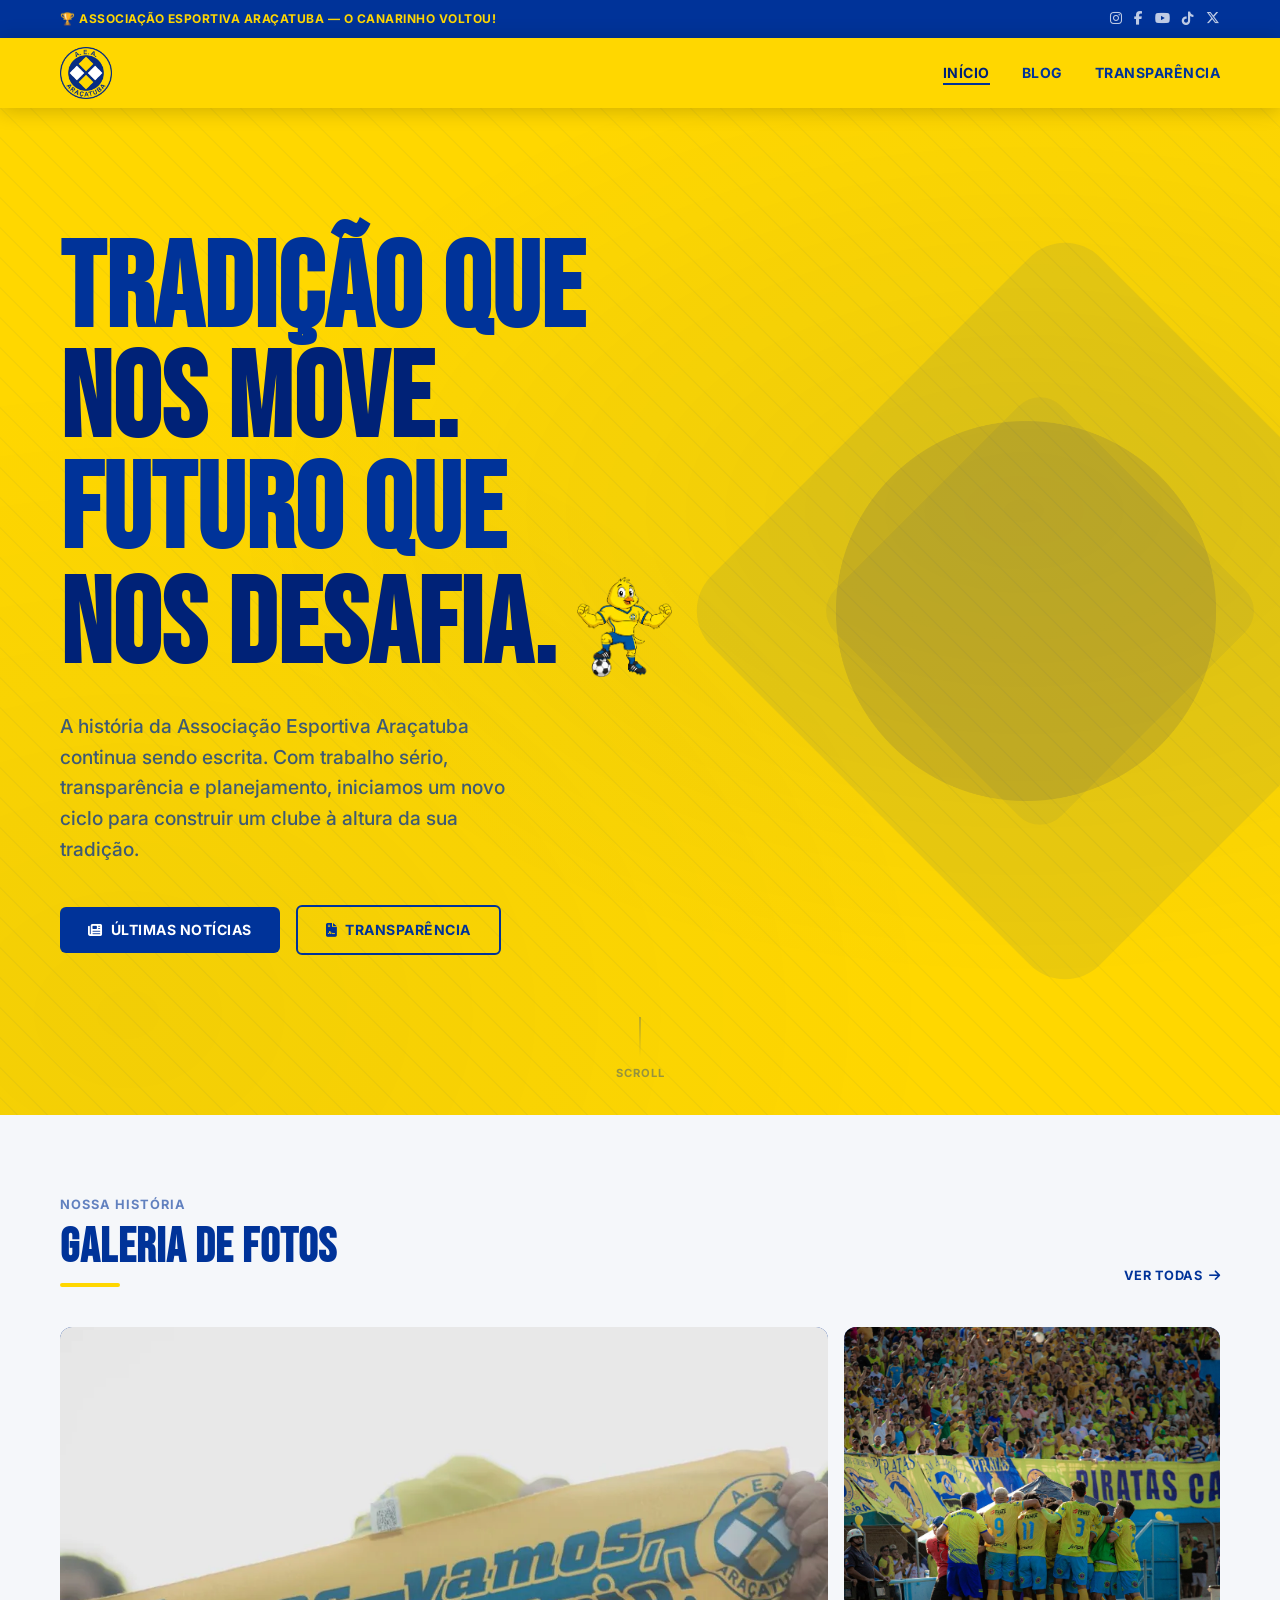
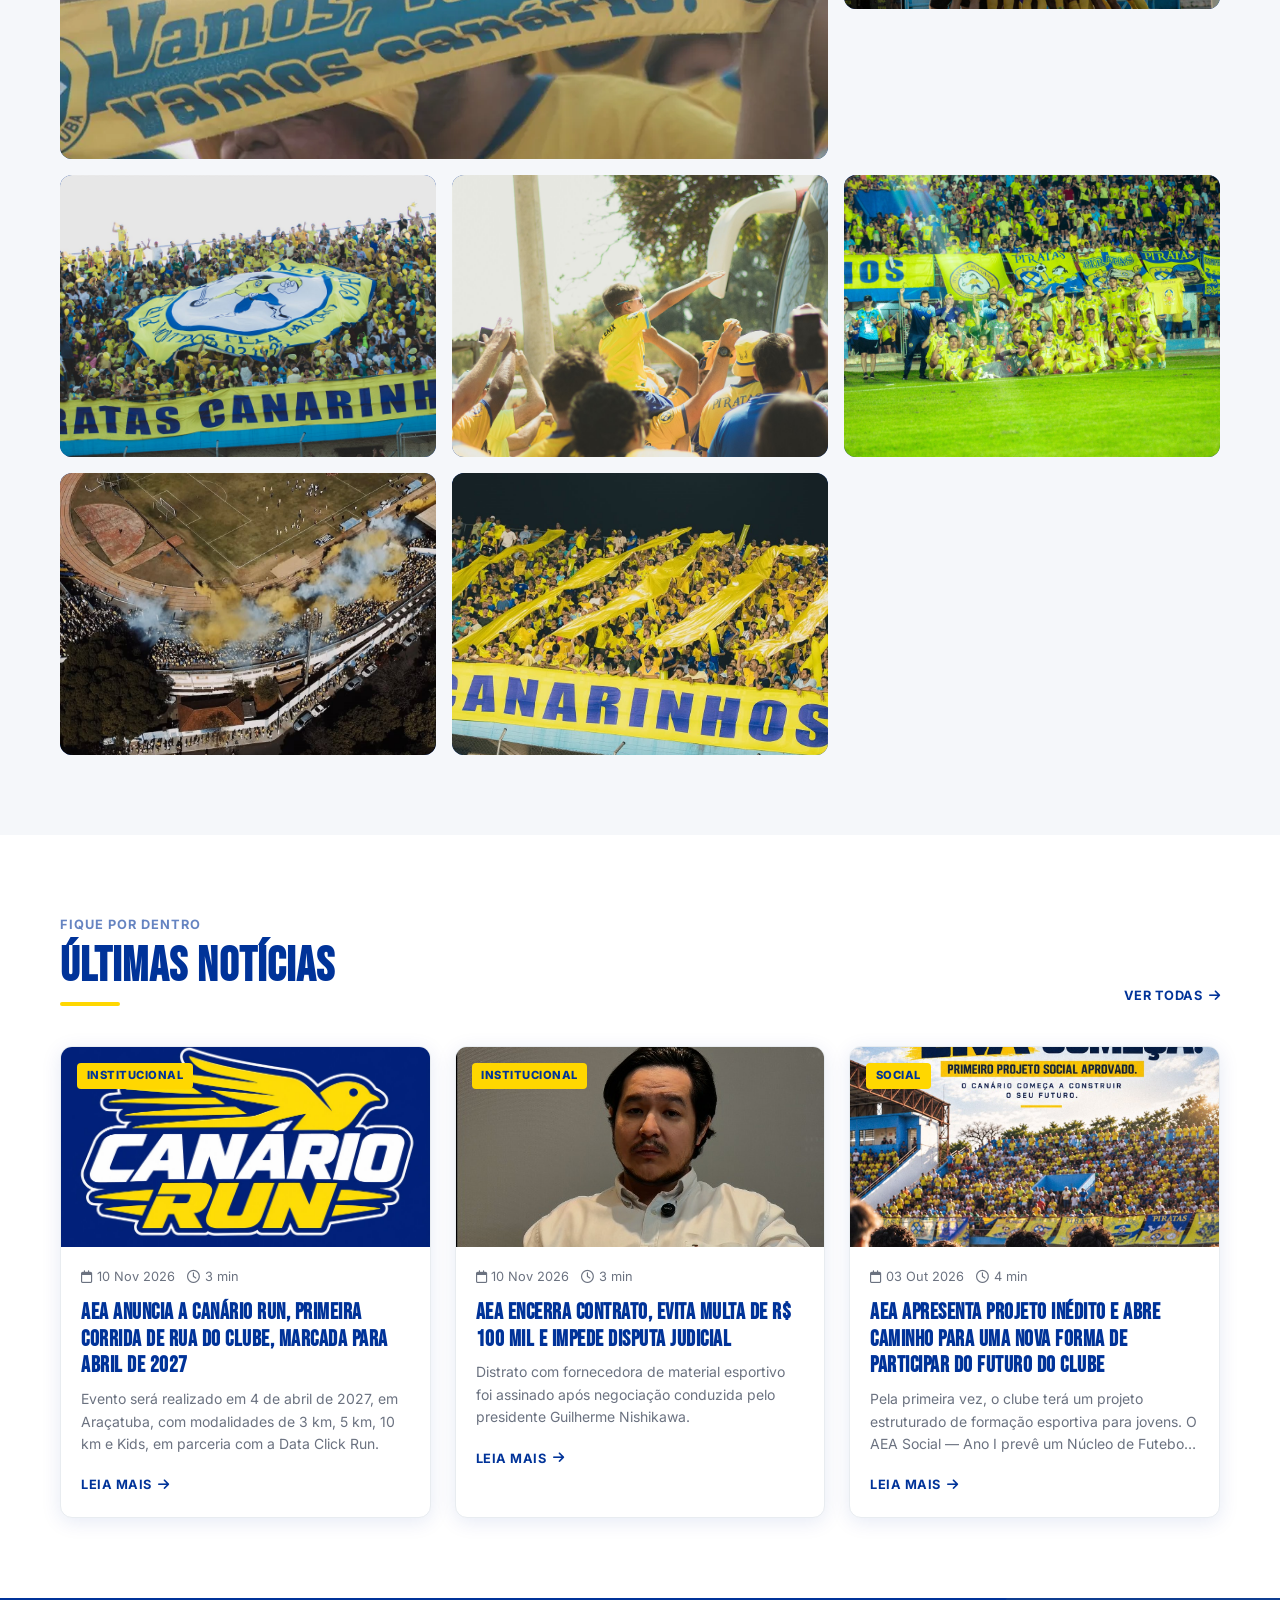
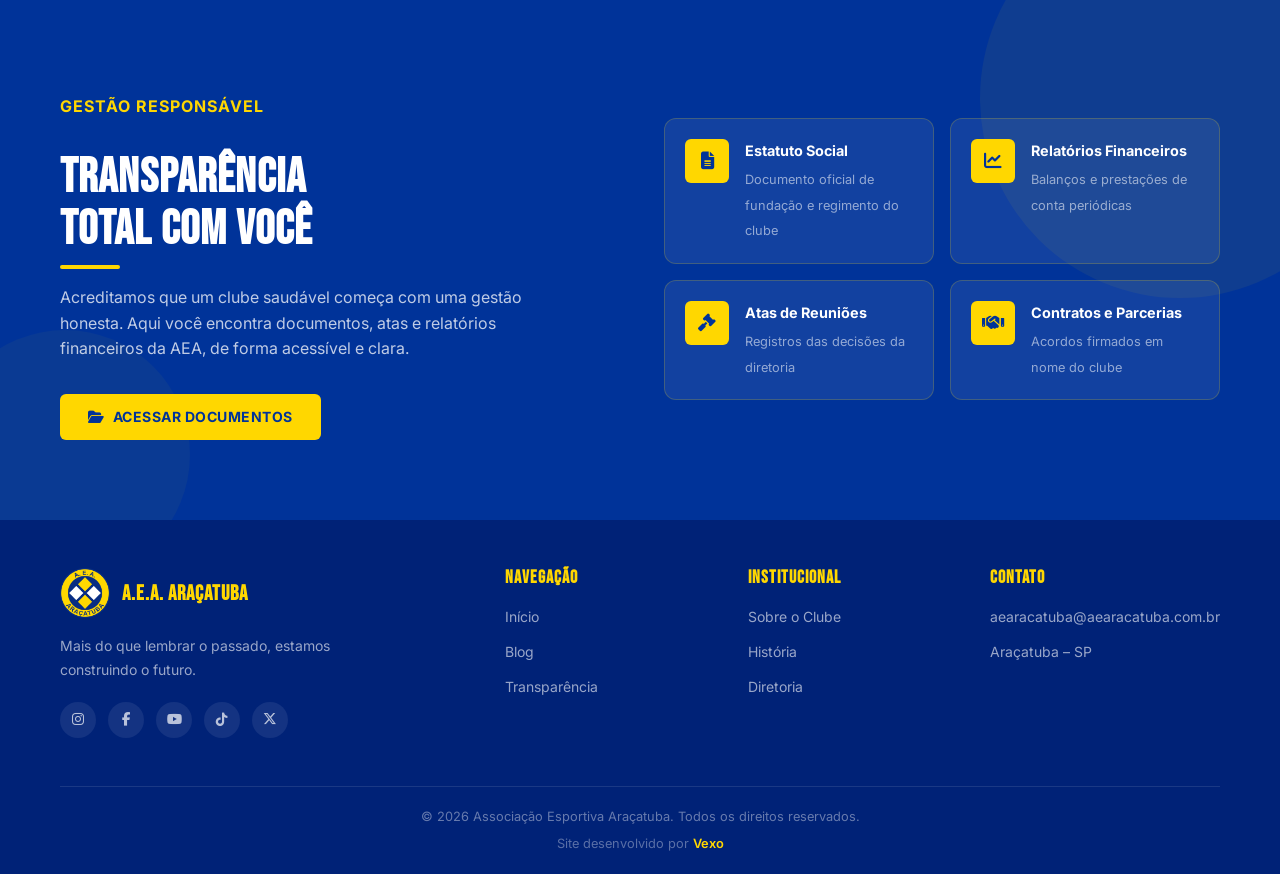
<file: index.html>
<!DOCTYPE html>
<html lang="pt-BR">
<head>
  <meta charset="UTF-8" />
  <meta name="viewport" content="width=device-width, initial-scale=1.0" />
  <title>AEA – Associação Esportiva Araçatuba</title>
  <meta name="description" content="O Canarinho voltou e vem mais forte. Associação Esportiva Araçatuba – futebol, paixão e identidade." />
  <link rel="icon" type="image/png" href="assets/logo.png" />
  <link rel="stylesheet" href="css/style.css" />
  <link rel="stylesheet" href="https://cdnjs.cloudflare.com/ajax/libs/font-awesome/6.5.0/css/all.min.css" />
</head>
<body>

<!-- ── Top Bar ──────────────────────────────────────────────── -->
<div class="topbar">
  <div class="container">
    <p class="topbar-text">🏆 Associação Esportiva Araçatuba — O Canarinho Voltou!</p>
    <div class="social-links">
      <a href="#" aria-label="Instagram"><i class="fab fa-instagram"></i></a>
      <a href="#" aria-label="Facebook"><i class="fab fa-facebook-f"></i></a>
      <a href="#" aria-label="YouTube"><i class="fab fa-youtube"></i></a>
      <a href="https://www.tiktok.com/@aearacatubaofc" aria-label="TikTok" target="_blank" rel="noopener"><i class="fab fa-tiktok"></i></a>
      <a href="#" aria-label="X / Twitter"><i class="fab fa-x-twitter"></i></a>
    </div>
  </div>
</div>

<!-- ── Navigation ───────────────────────────────────────────── -->
<nav class="navbar">
  <div class="container nav-inner">
    <a href="index.html" class="nav-logo">
      <img src="assets/logo.png" alt="AEA Araçatuba" />
    </a>
    <ul class="nav-links">
      <li><a href="index.html" class="active">Início</a></li>
      <li><a href="blog.html">Blog</a></li>
      <li><a href="transparencia.html">Transparência</a></li>
    </ul>
    <button class="hamburger" aria-label="Menu">
      <span></span><span></span><span></span>
    </button>
  </div>
  <div class="mobile-nav">
    <div class="container">
      <a href="index.html">Início</a>
      <a href="blog.html">Blog</a>
      <a href="transparencia.html">Transparência</a>
    </div>
  </div>
</nav>

<!-- ── Hero ─────────────────────────────────────────────────── -->
<section class="hero">
  <div class="hero-bg"></div>
  <div class="hero-pattern"></div>
  <div class="hero-shape-1"></div>
  <div class="hero-shape-2"></div>
  <img src="assets/logo.png" alt="" class="hero-logo-float" aria-hidden="true" />

  <div class="container hero-content">
    <h1>
      Tradição que<br />
      <em>nos move.</em>
      Futuro que<br />
      <span class="hero-title-last"><em>nos desafia.</em><img src="assets/canarinho.png" alt="Mascote Canarinho AEA" class="hero-mascot" /></span>
    </h1>
    <p class="hero-sub">
      A história da Associação Esportiva Araçatuba continua sendo escrita.
      Com trabalho sério, transparência e planejamento, iniciamos um novo
      ciclo para construir um clube à altura da sua tradição.
    </p>
    <div class="hero-ctas">
      <a href="blog.html" class="btn btn-blue">
        <i class="fas fa-newspaper"></i> Últimas Notícias
      </a>
      <a href="transparencia.html" class="btn btn-outline-blue">
        <i class="fas fa-file-contract"></i> Transparência
      </a>
    </div>
  </div>

  <div class="hero-scroll">
    <div class="hero-scroll-line"></div>
    <span>Scroll</span>
  </div>
</section>

<!-- ── Gallery ──────────────────────────────────────────────── -->
<section class="gallery" id="galeria">
  <div class="container">
    <div class="gallery-header fade-up">
      <div>
        <p class="section-label blue">Nossa História</p>
        <h2 class="section-title">Galeria de Fotos</h2>
      </div>
      <a href="#" class="view-all">
        Ver todas <i class="fas fa-arrow-right"></i>
      </a>
    </div>

    <div class="gallery-grid">
      <div class="gallery-item fade-up">
        <img src="assets/aea-galeria1.webp" alt="AEA Araçatuba – momento histórico" loading="eager" />
        <div class="gallery-overlay">
          <span class="gallery-overlay-text">Momentos Inesquecíveis do Canarinho</span>
        </div>
      </div>
      <div class="gallery-item fade-up">
        <img src="assets/aea-galeria2.jpg" alt="AEA Araçatuba – galeria de fotos" loading="lazy" />
        <div class="gallery-overlay">
          <span class="gallery-overlay-text">Campo em Araçatuba</span>
        </div>
      </div>
      <div class="gallery-item fade-up">
        <img src="assets/aea-galeria3.jpg" alt="AEA Araçatuba – torcida" loading="lazy" />
        <div class="gallery-overlay">
          <span class="gallery-overlay-text">Torcida Presente</span>
        </div>
      </div>
      <div class="gallery-item fade-up">
        <img src="assets/aea-galeria4.jpg" alt="AEA Araçatuba – jogo" loading="lazy" />
        <div class="gallery-overlay">
          <span class="gallery-overlay-text">Gol do Canarinho</span>
        </div>
      </div>
      <div class="gallery-item fade-up">
        <img src="assets/aea-galeria5.jpg" alt="AEA Araçatuba – bastidores" loading="lazy" />
        <div class="gallery-overlay">
          <span class="gallery-overlay-text">Bastidores do Clube</span>
        </div>
      </div>
      <div class="gallery-item fade-up">
        <img src="assets/aea-galeria6.jpg" alt="AEA Araçatuba – conquista" loading="lazy" />
        <div class="gallery-overlay">
          <span class="gallery-overlay-text">Conquista Histórica</span>
        </div>
      </div>
      <div class="gallery-item fade-up">
        <img src="assets/aea-galeria7.jpg" alt="AEA Araçatuba – memória" loading="lazy" />
        <div class="gallery-overlay">
          <span class="gallery-overlay-text">Memória Viva do Futebol</span>
        </div>
      </div>
    </div>
  </div>
</section>

<!-- ── Blog Preview ──────────────────────────────────────────── -->
<section class="blog-section" id="blog">
  <div class="container">
    <div class="section-header fade-up">
      <div>
        <p class="section-label blue">Fique por Dentro</p>
        <h2 class="section-title">Últimas Notícias</h2>
      </div>
      <a href="blog.html" class="view-all">
        Ver todas <i class="fas fa-arrow-right"></i>
      </a>
    </div>

    <div class="blog-grid">
      <article class="blog-card fade-up">
        <div class="blog-card-img">
          <img src="assets/blog/canario-run-logo.jpeg" alt="Canário Run — Primeira corrida de rua da AEA Araçatuba" style="width:100%;height:100%;object-fit:cover;" />
          <span class="blog-card-tag">Institucional</span>
        </div>
        <div class="blog-card-body">
          <div class="blog-card-meta">
            <span><i class="far fa-calendar"></i> 10 Nov 2026</span>
            <span><i class="far fa-clock"></i> 3 min</span>
          </div>
          <h3>AEA anuncia a Canário Run, primeira corrida de rua do clube, marcada para abril de 2027</h3>
          <p>Evento será realizado em 4 de abril de 2027, em Araçatuba, com modalidades de 3 km, 5 km, 10 km e Kids, em parceria com a Data Click Run.</p>
          <a href="aea-canario-run-2027.html" class="blog-card-link">Leia mais <i class="fas fa-arrow-right"></i></a>
        </div>
      </article>

      <article class="blog-card fade-up">
        <div class="blog-card-img">
          <img src="assets/blog/aea-distrato-fornecedora.jpeg" alt="AEA encerra contrato e evita multa de R$ 100 mil" style="width:100%;height:100%;object-fit:cover;" />
          <span class="blog-card-tag">Institucional</span>
        </div>
        <div class="blog-card-body">
          <div class="blog-card-meta">
            <span><i class="far fa-calendar"></i> 10 Nov 2026</span>
            <span><i class="far fa-clock"></i> 3 min</span>
          </div>
          <h3>AEA encerra contrato, evita multa de R$ 100 mil e impede disputa judicial</h3>
          <p>Distrato com fornecedora de material esportivo foi assinado após negociação conduzida pelo presidente Guilherme Nishikawa.</p>
          <a href="aea-distrato-contrato-fornecedora.html" class="blog-card-link">Leia mais <i class="fas fa-arrow-right"></i></a>
        </div>
      </article>

      <article class="blog-card fade-up">
        <div class="blog-card-img">
          <img src="assets/aea-home-projetosocial.jpeg" alt="AEA Social — Núcleo de Formação de Futebol" style="width:100%;height:100%;object-fit:cover;" />
          <span class="blog-card-tag">Social</span>
        </div>
        <div class="blog-card-body">
          <div class="blog-card-meta">
            <span><i class="far fa-calendar"></i> 03 Out 2026</span>
            <span><i class="far fa-clock"></i> 4 min</span>
          </div>
          <h3>AEA Apresenta Projeto Inédito e Abre Caminho para uma Nova Forma de Participar do Futuro do Clube</h3>
          <p>Pela primeira vez, o clube terá um projeto estruturado de formação esportiva para jovens. O AEA Social — Ano I prevê um Núcleo de Futebol para 60 jovens entre 14 e 19 anos.</p>
          <a href="aea-social-projeto-formacao.html" class="blog-card-link">Leia mais <i class="fas fa-arrow-right"></i></a>
        </div>
      </article>

      <!-- notícias ocultas temporariamente -->
    </div>
  </div>
</section>

<!-- ── Transparency Teaser ───────────────────────────────────── -->
<section class="transparency-section" id="transparencia">
  <div class="container">
    <div class="transparency-inner">
      <div class="transparency-text fade-up">
        <p class="section-label yellow">Gestão Responsável</p>
        <h2 class="section-title light">Transparência<br />Total com Você</h2>
        <p>
          Acreditamos que um clube saudável começa com uma gestão honesta.
          Aqui você encontra documentos, atas e relatórios financeiros da AEA,
          de forma acessível e clara.
        </p>
        <a href="transparencia.html" class="btn btn-yellow">
          <i class="fas fa-folder-open"></i> Acessar Documentos
        </a>
      </div>

      <div class="transparency-cards">
        <div class="transparency-card fade-up">
          <div class="transparency-card-icon"><i class="fas fa-file-alt"></i></div>
          <div class="transparency-card-text">
            <strong>Estatuto Social</strong>
            <span>Documento oficial de fundação e regimento do clube</span>
          </div>
        </div>
        <div class="transparency-card fade-up">
          <div class="transparency-card-icon"><i class="fas fa-chart-line"></i></div>
          <div class="transparency-card-text">
            <strong>Relatórios Financeiros</strong>
            <span>Balanços e prestações de conta periódicas</span>
          </div>
        </div>
        <div class="transparency-card fade-up">
          <div class="transparency-card-icon"><i class="fas fa-gavel"></i></div>
          <div class="transparency-card-text">
            <strong>Atas de Reuniões</strong>
            <span>Registros das decisões da diretoria</span>
          </div>
        </div>
        <div class="transparency-card fade-up">
          <div class="transparency-card-icon"><i class="fas fa-handshake"></i></div>
          <div class="transparency-card-text">
            <strong>Contratos e Parcerias</strong>
            <span>Acordos firmados em nome do clube</span>
          </div>
        </div>
      </div>
    </div>
  </div>
</section>

<!-- ── Footer ────────────────────────────────────────────────── -->
<footer class="footer">
  <div class="container">
    <div class="footer-top">
      <div class="footer-brand">
        <div class="footer-brand-logo">
          <img src="assets/logo.png" alt="Logo AEA" />
          <strong>A.E.A. Araçatuba</strong>
        </div>
        <p>Mais do que lembrar o passado, estamos construindo o futuro.</p>
        <div class="footer-social">
          <a href="#" aria-label="Instagram"><i class="fab fa-instagram"></i></a>
          <a href="#" aria-label="Facebook"><i class="fab fa-facebook-f"></i></a>
          <a href="#" aria-label="YouTube"><i class="fab fa-youtube"></i></a>
          <a href="https://www.tiktok.com/@aearacatubaofc" aria-label="TikTok" target="_blank" rel="noopener"><i class="fab fa-tiktok"></i></a>
          <a href="#" aria-label="X"><i class="fab fa-x-twitter"></i></a>
        </div>
      </div>
      <div class="footer-col">
        <h4>Navegação</h4>
        <ul>
          <li><a href="index.html">Início</a></li>
          <li><a href="blog.html">Blog</a></li>
          <li><a href="transparencia.html">Transparência</a></li>
        </ul>
      </div>
      <div class="footer-col">
        <h4>Institucional</h4>
        <ul>
          <li><a href="#">Sobre o Clube</a></li>
          <li><a href="#">História</a></li>
          <li><a href="#">Diretoria</a></li>
        </ul>
      </div>
      <div class="footer-col">
        <h4>Contato</h4>
        <ul>
          <li><a href="mailto:aearacatuba@aearacatuba.com.br">aearacatuba@aearacatuba.com.br</a></li>
          <li><a href="#">Araçatuba – SP</a></li>
        </ul>
      </div>
    </div>
    <div class="footer-bottom">
      <p>© 2026 Associação Esportiva Araçatuba. Todos os direitos reservados.</p>
      <p class="vexo-credit">Site desenvolvido por <a href="https://byvexo.com.br/" target="_blank" rel="noopener">Vexo</a></p>
    </div>
  </div>
</footer>

<!-- Lightbox placeholder -->
<div class="lightbox">
  <button class="lightbox-close" aria-label="Fechar"><i class="fas fa-times"></i></button>
  <div class="lightbox-content">
    <i class="fas fa-image" style="font-size:3rem;color:var(--yellow);margin-bottom:1rem;display:block;"></i>
    <p style="color:rgba(255,255,255,0.7);font-size:0.875rem;">As fotos serão adicionadas em breve.</p>
  </div>
</div>

<script src="js/main.js"></script>
</body>
</html>
</file>
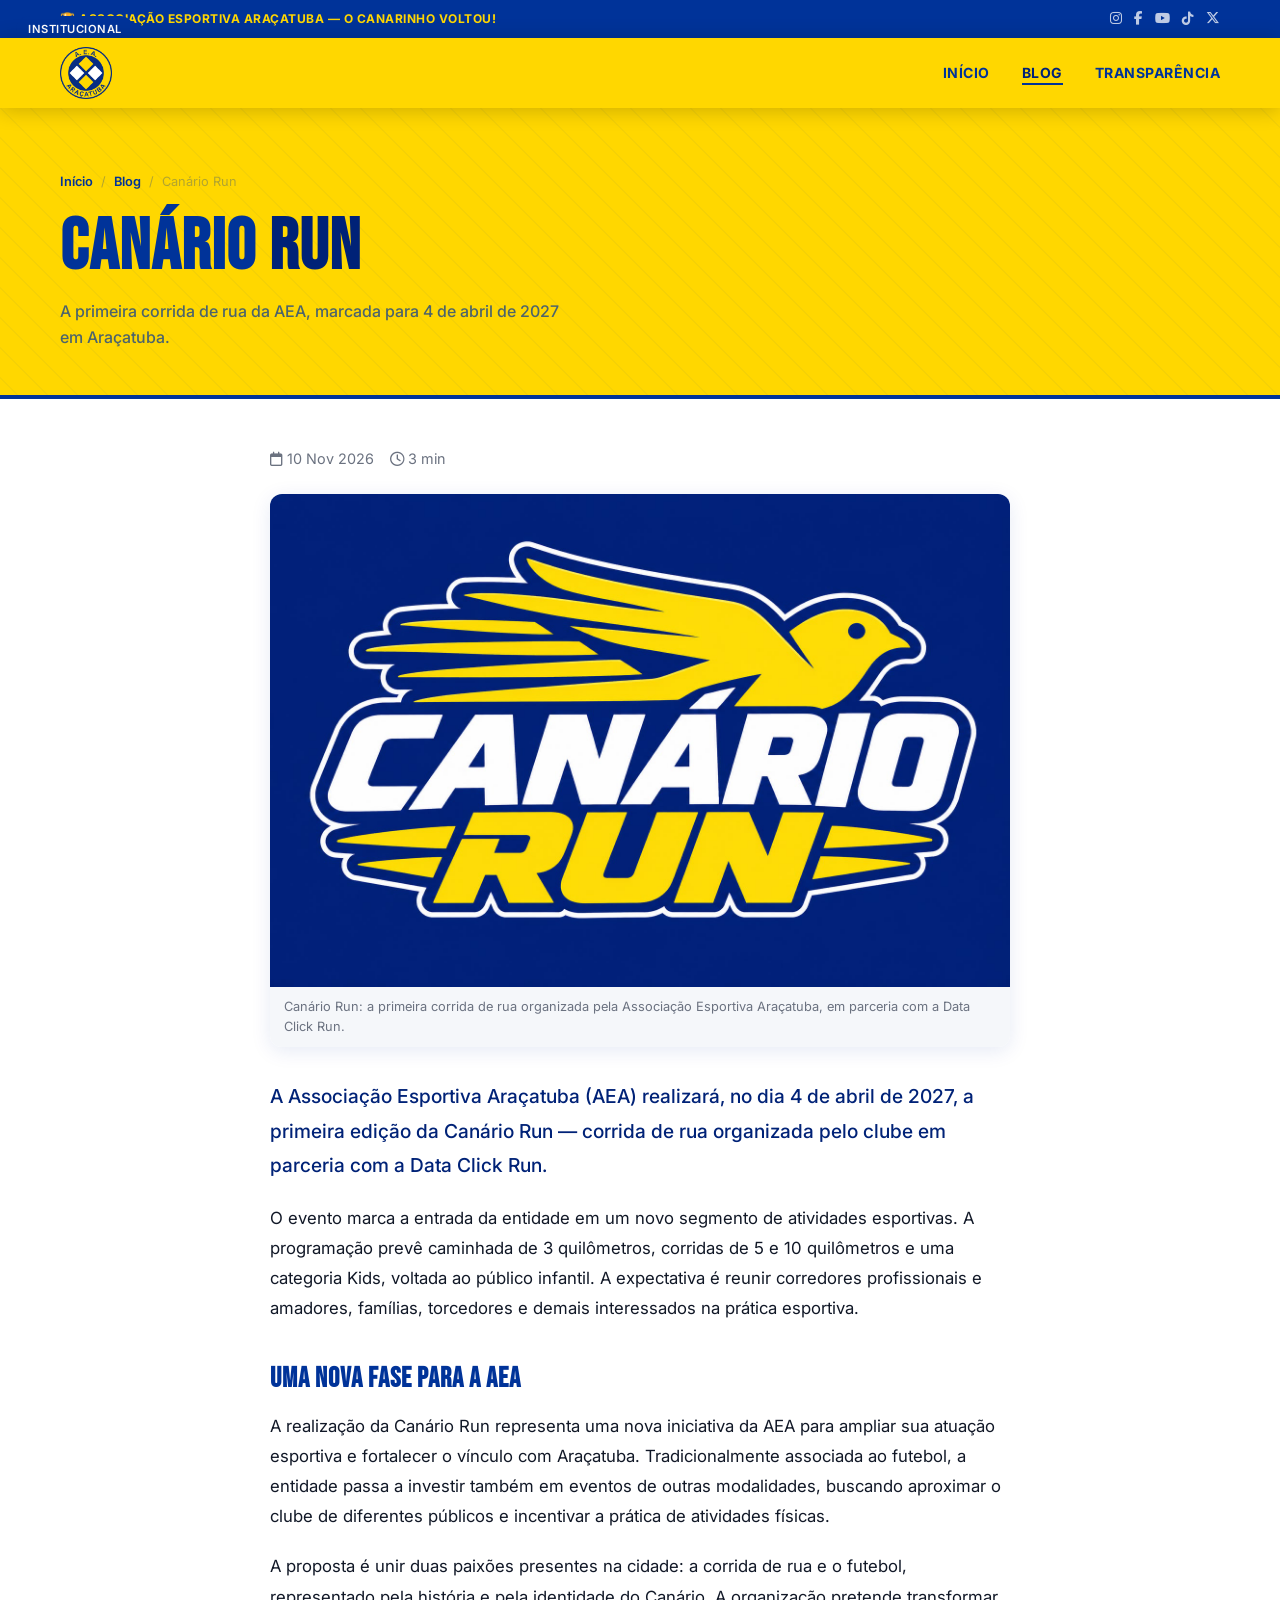
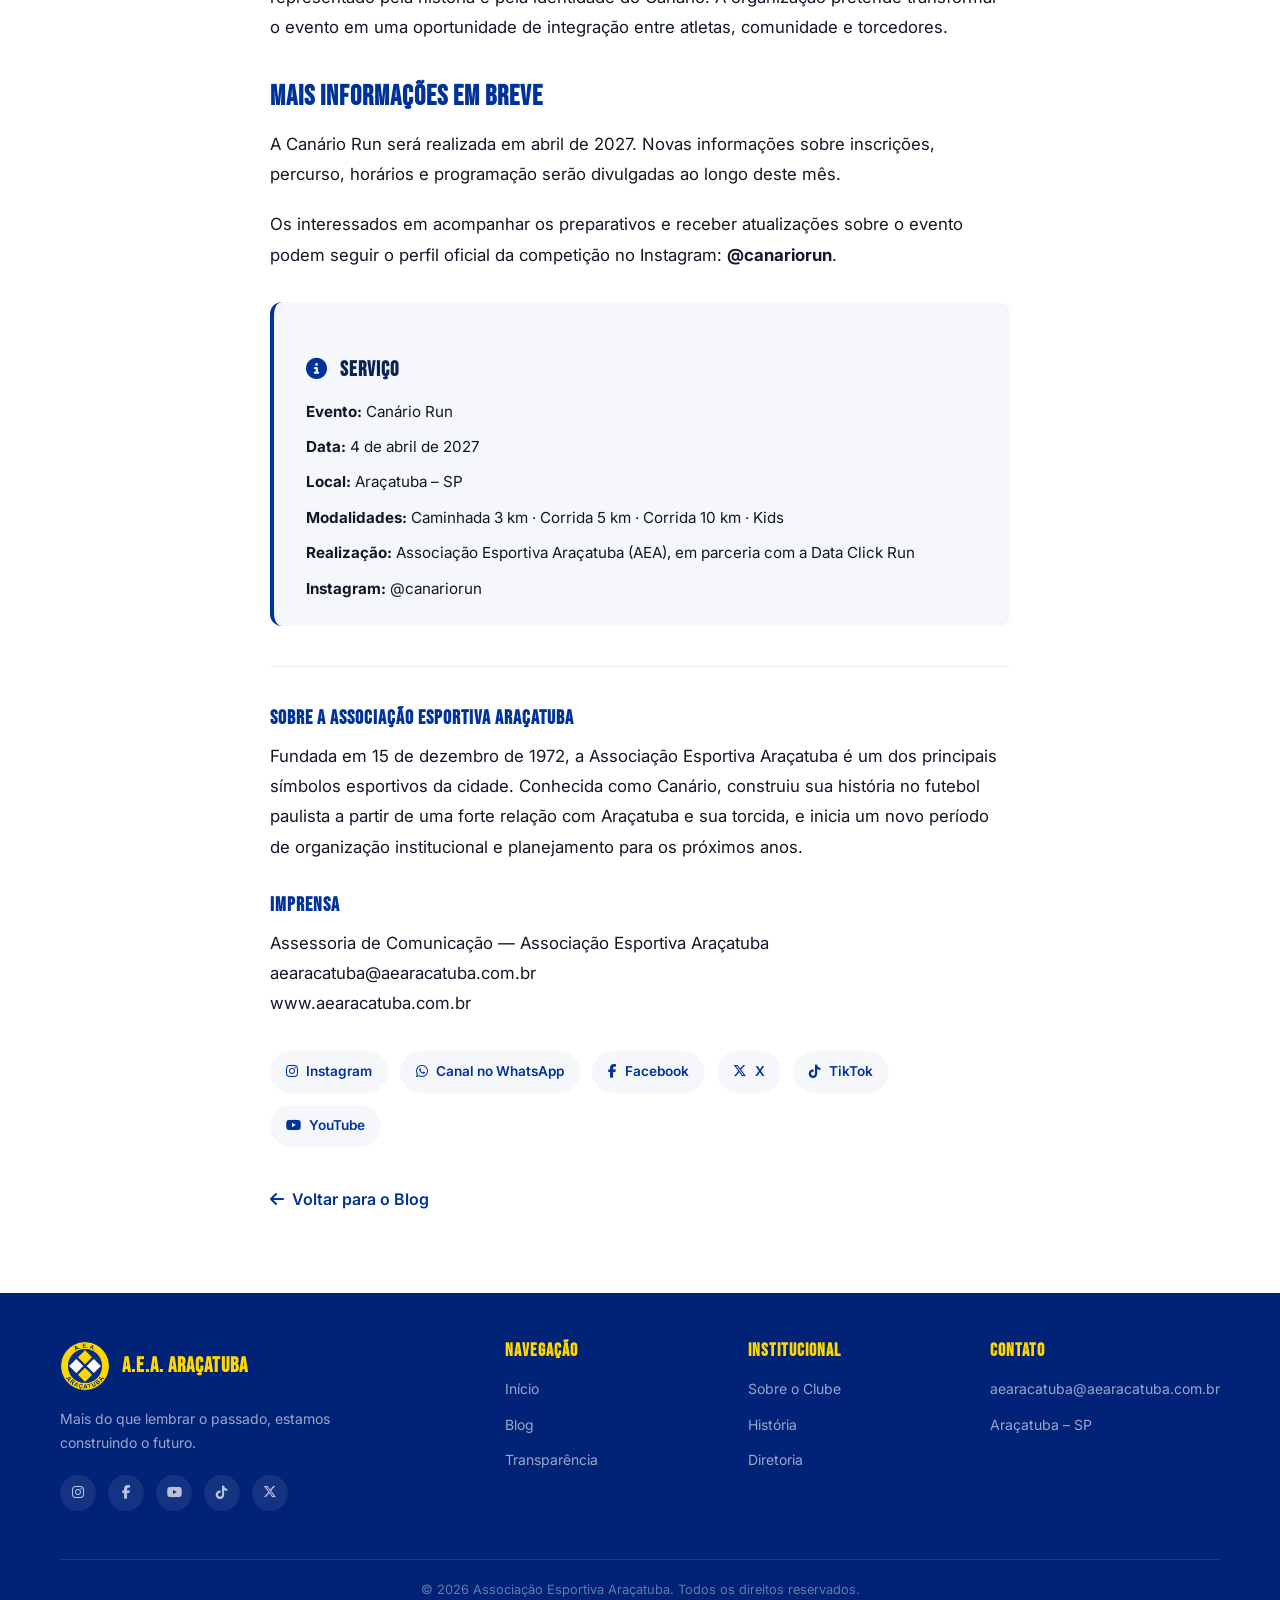
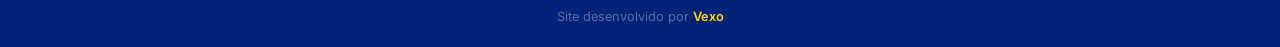
<file: aea-canario-run-2027.html>
<!DOCTYPE html>
<html lang="pt-BR">
<head>
  <meta charset="UTF-8" />
  <meta name="viewport" content="width=device-width, initial-scale=1.0" />
  <title>AEA anuncia a Canário Run, primeira corrida de rua do clube, marcada para abril de 2027 – AEA Araçatuba</title>
  <meta name="description" content="A Associação Esportiva Araçatuba realizará, no dia 4 de abril de 2027, a primeira edição da Canário Run, corrida de rua organizada pelo clube em parceria com a Data Click Run." />
  <link rel="icon" type="image/png" href="assets/logo.png" />
  <link rel="stylesheet" href="css/style.css" />
  <link rel="stylesheet" href="https://cdnjs.cloudflare.com/ajax/libs/font-awesome/6.5.0/css/all.min.css" />

  <meta property="og:type" content="article" />
  <meta property="og:title" content="AEA anuncia a Canário Run, primeira corrida de rua do clube, marcada para abril de 2027" />
  <meta property="og:description" content="A Associação Esportiva Araçatuba realizará, no dia 4 de abril de 2027, a primeira edição da Canário Run, corrida de rua organizada pelo clube em parceria com a Data Click Run." />
  <meta property="og:image" content="assets/blog/canario-run-logo.jpeg" />
  <meta property="og:url" content="https://aearacatuba.com.br/aea-canario-run-2027.html" />
</head>
<body>

<div class="topbar">
  <div class="container">
    <p class="topbar-text">🏆 Associação Esportiva Araçatuba — O Canarinho Voltou!</p>
    <div class="social-links">
      <a href="https://www.instagram.com/aearacatubaofc/" target="_blank" rel="noopener" aria-label="Instagram"><i class="fab fa-instagram"></i></a>
      <a href="https://www.facebook.com/aearacatubaofc/" target="_blank" rel="noopener" aria-label="Facebook"><i class="fab fa-facebook-f"></i></a>
      <a href="https://www.youtube.com/@AEATVOficial" target="_blank" rel="noopener" aria-label="YouTube"><i class="fab fa-youtube"></i></a>
      <a href="https://www.tiktok.com/@aearacatubaofc" target="_blank" rel="noopener" aria-label="TikTok"><i class="fab fa-tiktok"></i></a>
      <a href="https://x.com/aearacatubaofc" target="_blank" rel="noopener" aria-label="X / Twitter"><i class="fab fa-x-twitter"></i></a>
    </div>
  </div>
</div>

<nav class="navbar">
  <div class="container nav-inner">
    <a href="index.html" class="nav-logo">
      <img src="assets/logo.png" alt="AEA Araçatuba" />
    </a>
    <ul class="nav-links">
      <li><a href="index.html">Início</a></li>
      <li><a href="blog.html" class="active">Blog</a></li>
      <li><a href="transparencia.html">Transparência</a></li>
    </ul>
    <button class="hamburger" aria-label="Menu">
      <span></span><span></span><span></span>
    </button>
  </div>
  <div class="mobile-nav">
    <div class="container">
      <a href="index.html">Início</a>
      <a href="blog.html">Blog</a>
      <a href="transparencia.html">Transparência</a>
    </div>
  </div>
</nav>

<div class="page-banner">
  <div class="page-banner-pattern"></div>
  <div class="container page-banner-content">
    <nav class="page-banner-breadcrumb" aria-label="Breadcrumb">
      <a href="index.html">Início</a>
      <span>/</span>
      <a href="blog.html">Blog</a>
      <span>/</span>
      <span>Canário Run</span>
    </nav>
    <h1>Canário <em>Run</em></h1>
    <p>A primeira corrida de rua da AEA, marcada para 4 de abril de 2027 em Araçatuba.</p>
  </div>
</div>

<div class="blog-post-page">
  <div class="container blog-post-layout">

    <article class="blog-post">

      <div class="blog-post-meta">
        <span class="blog-card-tag">Institucional</span>
        <span><i class="far fa-calendar"></i> 10 Nov 2026</span>
        <span><i class="far fa-clock"></i> 3 min</span>
      </div>

      <figure class="blog-post-cover">
        <img src="assets/blog/canario-run-logo.jpeg" alt="Canário Run — Primeira corrida de rua organizada pela AEA Araçatuba" />
        <figcaption>Canário Run: a primeira corrida de rua organizada pela Associação Esportiva Araçatuba, em parceria com a Data Click Run.</figcaption>
      </figure>

      <div class="blog-post-content">

        <p class="blog-post-lead">A Associação Esportiva Araçatuba (AEA) realizará, no dia 4 de abril de 2027, a primeira edição da Canário Run — corrida de rua organizada pelo clube em parceria com a Data Click Run.</p>

        <p>O evento marca a entrada da entidade em um novo segmento de atividades esportivas. A programação prevê caminhada de 3 quilômetros, corridas de 5 e 10 quilômetros e uma categoria Kids, voltada ao público infantil. A expectativa é reunir corredores profissionais e amadores, famílias, torcedores e demais interessados na prática esportiva.</p>

        <h2>Uma nova fase para a AEA</h2>

        <p>A realização da Canário Run representa uma nova iniciativa da AEA para ampliar sua atuação esportiva e fortalecer o vínculo com Araçatuba. Tradicionalmente associada ao futebol, a entidade passa a investir também em eventos de outras modalidades, buscando aproximar o clube de diferentes públicos e incentivar a prática de atividades físicas.</p>

        <p>A proposta é unir duas paixões presentes na cidade: a corrida de rua e o futebol, representado pela história e pela identidade do Canário. A organização pretende transformar o evento em uma oportunidade de integração entre atletas, comunidade e torcedores.</p>

        <h2>Mais informações em breve</h2>

        <p>A Canário Run será realizada em abril de 2027. Novas informações sobre inscrições, percurso, horários e programação serão divulgadas ao longo deste mês.</p>

        <p>Os interessados em acompanhar os preparativos e receber atualizações sobre o evento podem seguir o perfil oficial da competição no Instagram: <a href="https://www.instagram.com/canariorun/" target="_blank" rel="noopener"><strong>@canariorun</strong></a>.</p>

        <div style="margin: 2rem 0; padding: 1.5rem 2rem; background: var(--gray-light, #f4f4f8); border-left: 4px solid var(--blue, #0d3b8e); border-radius: var(--radius, 0.5rem);">
          <h3 style="font-family: 'Bebas Neue', sans-serif; font-size: 1.3rem; letter-spacing: 1px; margin-bottom: 1rem; color: var(--navy, #0a2454);"><i class="fas fa-info-circle" style="color: var(--blue, #0d3b8e); margin-right: 0.5rem;"></i> Serviço</h3>
          <ul style="list-style: none; padding: 0; margin: 0; display: flex; flex-direction: column; gap: 0.5rem; font-size: 0.95rem;">
            <li><strong>Evento:</strong> Canário Run</li>
            <li><strong>Data:</strong> 4 de abril de 2027</li>
            <li><strong>Local:</strong> Araçatuba – SP</li>
            <li><strong>Modalidades:</strong> Caminhada 3 km &middot; Corrida 5 km &middot; Corrida 10 km &middot; Kids</li>
            <li><strong>Realização:</strong> Associação Esportiva Araçatuba (AEA), em parceria com a Data Click Run</li>
            <li><strong>Instagram:</strong> <a href="https://www.instagram.com/canariorun/" target="_blank" rel="noopener">@canariorun</a></li>
          </ul>
        </div>

        <hr class="blog-post-divider" />

        <h3>Sobre a Associação Esportiva Araçatuba</h3>
        <p>Fundada em 15 de dezembro de 1972, a Associação Esportiva Araçatuba é um dos principais símbolos esportivos da cidade. Conhecida como Canário, construiu sua história no futebol paulista a partir de uma forte relação com Araçatuba e sua torcida, e inicia um novo período de organização institucional e planejamento para os próximos anos.</p>

        <h3>Imprensa</h3>
        <p>Assessoria de Comunicação — Associação Esportiva Araçatuba<br />
        <a href="mailto:aearacatuba@aearacatuba.com.br">aearacatuba@aearacatuba.com.br</a><br />
        <a href="https://www.aearacatuba.com.br" target="_blank" rel="noopener">www.aearacatuba.com.br</a></p>

        <div class="blog-post-social">
          <a href="https://www.instagram.com/aearacatubaofc/" target="_blank" rel="noopener"><i class="fab fa-instagram"></i> Instagram</a>
          <a href="https://whatsapp.com/channel/0029VbDa82U59PwUUMf97y1V" target="_blank" rel="noopener"><i class="fab fa-whatsapp"></i> Canal no WhatsApp</a>
          <a href="https://www.facebook.com/aearacatubaofc/" target="_blank" rel="noopener"><i class="fab fa-facebook-f"></i> Facebook</a>
          <a href="https://x.com/aearacatubaofc" target="_blank" rel="noopener"><i class="fab fa-x-twitter"></i> X</a>
          <a href="https://www.tiktok.com/@aearacatubaofc" target="_blank" rel="noopener"><i class="fab fa-tiktok"></i> TikTok</a>
          <a href="https://www.youtube.com/@AEATVOficial" target="_blank" rel="noopener"><i class="fab fa-youtube"></i> YouTube</a>
        </div>

      </div>

      <a href="blog.html" class="blog-post-back"><i class="fas fa-arrow-left"></i> Voltar para o Blog</a>

    </article>

  </div>
</div>

<footer class="footer">
  <div class="container">
    <div class="footer-top">
      <div class="footer-brand">
        <div class="footer-brand-logo">
          <img src="assets/logo.png" alt="Logo AEA" />
          <strong>A.E.A. Araçatuba</strong>
        </div>
        <p>Mais do que lembrar o passado, estamos construindo o futuro.</p>
        <div class="footer-social">
          <a href="https://www.instagram.com/aearacatubaofc/" target="_blank" rel="noopener" aria-label="Instagram"><i class="fab fa-instagram"></i></a>
          <a href="https://www.facebook.com/aearacatubaofc/" target="_blank" rel="noopener" aria-label="Facebook"><i class="fab fa-facebook-f"></i></a>
          <a href="https://www.youtube.com/@AEATVOficial" target="_blank" rel="noopener" aria-label="YouTube"><i class="fab fa-youtube"></i></a>
          <a href="https://www.tiktok.com/@aearacatubaofc" target="_blank" rel="noopener" aria-label="TikTok"><i class="fab fa-tiktok"></i></a>
          <a href="https://x.com/aearacatubaofc" target="_blank" rel="noopener" aria-label="X"><i class="fab fa-x-twitter"></i></a>
        </div>
      </div>
      <div class="footer-col">
        <h4>Navegação</h4>
        <ul>
          <li><a href="index.html">Início</a></li>
          <li><a href="blog.html">Blog</a></li>
          <li><a href="transparencia.html">Transparência</a></li>
        </ul>
      </div>
      <div class="footer-col">
        <h4>Institucional</h4>
        <ul>
          <li><a href="#">Sobre o Clube</a></li>
          <li><a href="#">História</a></li>
          <li><a href="#">Diretoria</a></li>
        </ul>
      </div>
      <div class="footer-col">
        <h4>Contato</h4>
        <ul>
          <li><a href="mailto:aearacatuba@aearacatuba.com.br">aearacatuba@aearacatuba.com.br</a></li>
          <li><a href="#">Araçatuba – SP</a></li>
        </ul>
      </div>
    </div>
    <div class="footer-bottom">
      <p>© 2026 Associação Esportiva Araçatuba. Todos os direitos reservados.</p>
      <p class="vexo-credit">Site desenvolvido por <a href="https://byvexo.com.br/" target="_blank" rel="noopener">Vexo</a></p>
    </div>
  </div>
</footer>

<script src="js/main.js"></script>
</body>
</html>
</file>
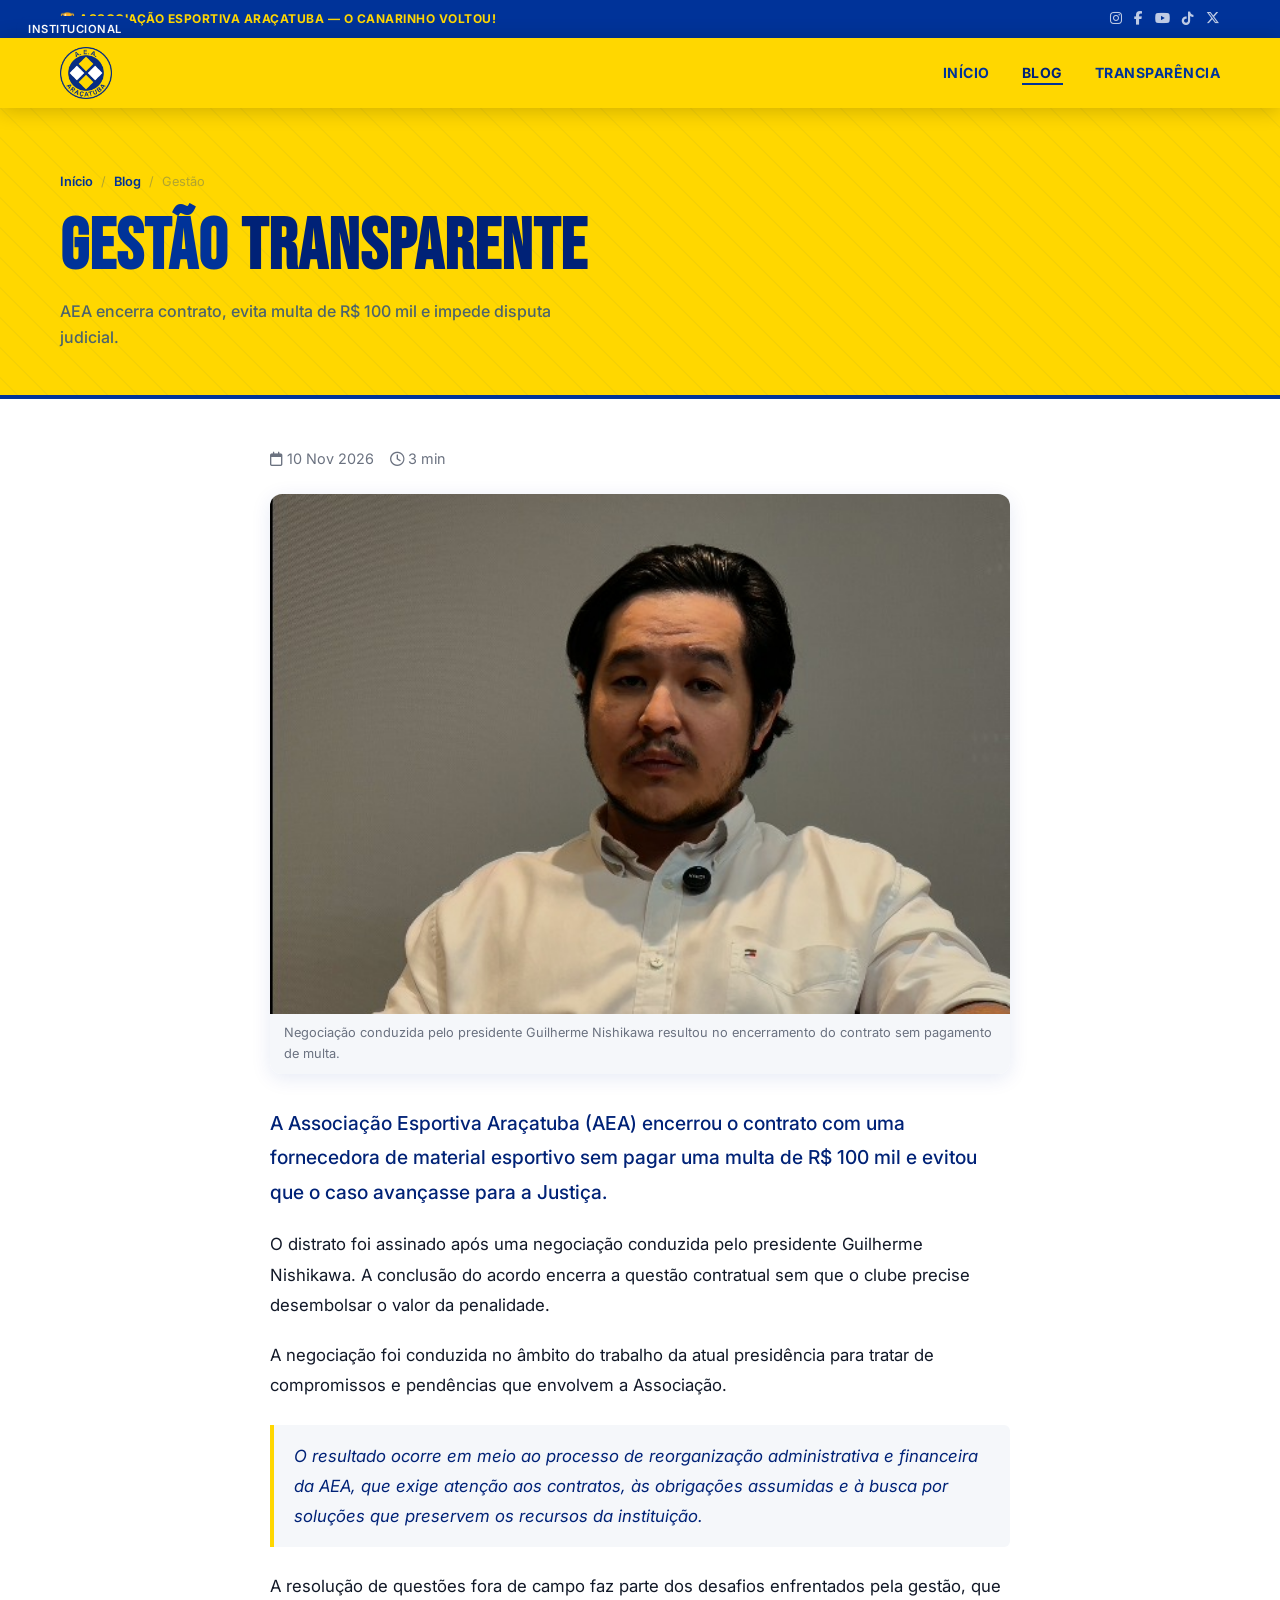
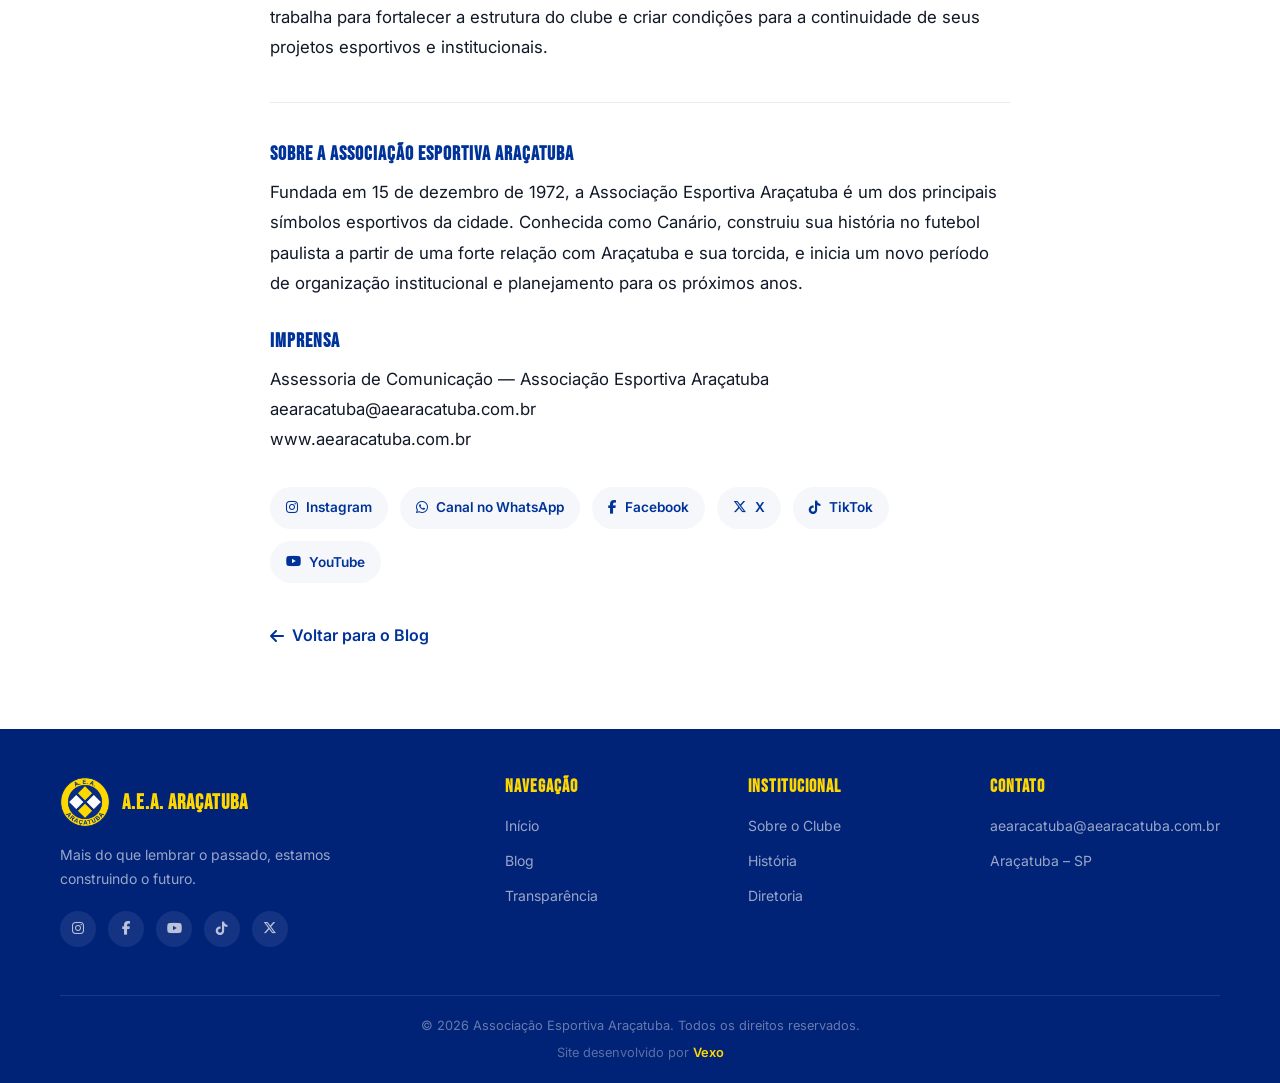
<file: aea-distrato-contrato-fornecedora.html>
<!DOCTYPE html>
<html lang="pt-BR">
<head>
  <meta charset="UTF-8" />
  <meta name="viewport" content="width=device-width, initial-scale=1.0" />
  <title>AEA encerra contrato, evita multa de R$ 100 mil e impede disputa judicial – AEA Araçatuba</title>
  <meta name="description" content="Distrato com fornecedora de material esportivo foi assinado após negociação conduzida pelo presidente Guilherme Nishikawa. Clube encerra questão sem pagar penalidade." />
  <link rel="icon" type="image/png" href="assets/logo.png" />
  <link rel="stylesheet" href="css/style.css" />
  <link rel="stylesheet" href="https://cdnjs.cloudflare.com/ajax/libs/font-awesome/6.5.0/css/all.min.css" />

  <meta property="og:type" content="article" />
  <meta property="og:title" content="AEA encerra contrato, evita multa de R$ 100 mil e impede disputa judicial" />
  <meta property="og:description" content="Distrato com fornecedora de material esportivo foi assinado após negociação conduzida pelo presidente Guilherme Nishikawa." />
  <meta property="og:image" content="assets/blog/aea-distrato-fornecedora.jpeg" />
  <meta property="og:url" content="https://aearacatuba.com.br/aea-distrato-contrato-fornecedora.html" />
</head>
<body>

<div class="topbar">
  <div class="container">
    <p class="topbar-text">🏆 Associação Esportiva Araçatuba — O Canarinho Voltou!</p>
    <div class="social-links">
      <a href="https://www.instagram.com/aearacatubaofc/" target="_blank" rel="noopener" aria-label="Instagram"><i class="fab fa-instagram"></i></a>
      <a href="https://www.facebook.com/aearacatubaofc/" target="_blank" rel="noopener" aria-label="Facebook"><i class="fab fa-facebook-f"></i></a>
      <a href="https://www.youtube.com/@AEATVOficial" target="_blank" rel="noopener" aria-label="YouTube"><i class="fab fa-youtube"></i></a>
      <a href="https://www.tiktok.com/@aearacatubaofc" target="_blank" rel="noopener" aria-label="TikTok"><i class="fab fa-tiktok"></i></a>
      <a href="https://x.com/aearacatubaofc" target="_blank" rel="noopener" aria-label="X / Twitter"><i class="fab fa-x-twitter"></i></a>
    </div>
  </div>
</div>

<nav class="navbar">
  <div class="container nav-inner">
    <a href="index.html" class="nav-logo">
      <img src="assets/logo.png" alt="AEA Araçatuba" />
    </a>
    <ul class="nav-links">
      <li><a href="index.html">Início</a></li>
      <li><a href="blog.html" class="active">Blog</a></li>
      <li><a href="transparencia.html">Transparência</a></li>
    </ul>
    <button class="hamburger" aria-label="Menu">
      <span></span><span></span><span></span>
    </button>
  </div>
  <div class="mobile-nav">
    <div class="container">
      <a href="index.html">Início</a>
      <a href="blog.html">Blog</a>
      <a href="transparencia.html">Transparência</a>
    </div>
  </div>
</nav>

<div class="page-banner">
  <div class="page-banner-pattern"></div>
  <div class="container page-banner-content">
    <nav class="page-banner-breadcrumb" aria-label="Breadcrumb">
      <a href="index.html">Início</a>
      <span>/</span>
      <a href="blog.html">Blog</a>
      <span>/</span>
      <span>Gestão</span>
    </nav>
    <h1>Gestão <em>Transparente</em></h1>
    <p>AEA encerra contrato, evita multa de R$ 100 mil e impede disputa judicial.</p>
  </div>
</div>

<div class="blog-post-page">
  <div class="container blog-post-layout">

    <article class="blog-post">

      <div class="blog-post-meta">
        <span class="blog-card-tag">Institucional</span>
        <span><i class="far fa-calendar"></i> 10 Nov 2026</span>
        <span><i class="far fa-clock"></i> 3 min</span>
      </div>

      <figure class="blog-post-cover">
        <img src="assets/blog/aea-distrato-fornecedora.jpeg" alt="Presidente Guilherme Nishikawa conduz negociação de distrato contratual na AEA" />
        <figcaption>Negociação conduzida pelo presidente Guilherme Nishikawa resultou no encerramento do contrato sem pagamento de multa.</figcaption>
      </figure>

      <div class="blog-post-content">

        <p class="blog-post-lead">A Associação Esportiva Araçatuba (AEA) encerrou o contrato com uma fornecedora de material esportivo sem pagar uma multa de R$ 100 mil e evitou que o caso avançasse para a Justiça.</p>

        <p>O distrato foi assinado após uma negociação conduzida pelo presidente Guilherme Nishikawa. A conclusão do acordo encerra a questão contratual sem que o clube precise desembolsar o valor da penalidade.</p>

        <p>A negociação foi conduzida no âmbito do trabalho da atual presidência para tratar de compromissos e pendências que envolvem a Associação.</p>

        <blockquote>O resultado ocorre em meio ao processo de reorganização administrativa e financeira da AEA, que exige atenção aos contratos, às obrigações assumidas e à busca por soluções que preservem os recursos da instituição.</blockquote>

        <p>A resolução de questões fora de campo faz parte dos desafios enfrentados pela gestão, que trabalha para fortalecer a estrutura do clube e criar condições para a continuidade de seus projetos esportivos e institucionais.</p>

        <hr class="blog-post-divider" />

        <h3>Sobre a Associação Esportiva Araçatuba</h3>
        <p>Fundada em 15 de dezembro de 1972, a Associação Esportiva Araçatuba é um dos principais símbolos esportivos da cidade. Conhecida como Canário, construiu sua história no futebol paulista a partir de uma forte relação com Araçatuba e sua torcida, e inicia um novo período de organização institucional e planejamento para os próximos anos.</p>

        <h3>Imprensa</h3>
        <p>Assessoria de Comunicação — Associação Esportiva Araçatuba<br />
        <a href="mailto:aearacatuba@aearacatuba.com.br">aearacatuba@aearacatuba.com.br</a><br />
        <a href="https://www.aearacatuba.com.br" target="_blank" rel="noopener">www.aearacatuba.com.br</a></p>

        <div class="blog-post-social">
          <a href="https://www.instagram.com/aearacatubaofc/" target="_blank" rel="noopener"><i class="fab fa-instagram"></i> Instagram</a>
          <a href="https://whatsapp.com/channel/0029VbDa82U59PwUUMf97y1V" target="_blank" rel="noopener"><i class="fab fa-whatsapp"></i> Canal no WhatsApp</a>
          <a href="https://www.facebook.com/aearacatubaofc/" target="_blank" rel="noopener"><i class="fab fa-facebook-f"></i> Facebook</a>
          <a href="https://x.com/aearacatubaofc" target="_blank" rel="noopener"><i class="fab fa-x-twitter"></i> X</a>
          <a href="https://www.tiktok.com/@aearacatubaofc" target="_blank" rel="noopener"><i class="fab fa-tiktok"></i> TikTok</a>
          <a href="https://www.youtube.com/@AEATVOficial" target="_blank" rel="noopener"><i class="fab fa-youtube"></i> YouTube</a>
        </div>

      </div>

      <a href="blog.html" class="blog-post-back"><i class="fas fa-arrow-left"></i> Voltar para o Blog</a>

    </article>

  </div>
</div>

<footer class="footer">
  <div class="container">
    <div class="footer-top">
      <div class="footer-brand">
        <div class="footer-brand-logo">
          <img src="assets/logo.png" alt="Logo AEA" />
          <strong>A.E.A. Araçatuba</strong>
        </div>
        <p>Mais do que lembrar o passado, estamos construindo o futuro.</p>
        <div class="footer-social">
          <a href="https://www.instagram.com/aearacatubaofc/" target="_blank" rel="noopener" aria-label="Instagram"><i class="fab fa-instagram"></i></a>
          <a href="https://www.facebook.com/aearacatubaofc/" target="_blank" rel="noopener" aria-label="Facebook"><i class="fab fa-facebook-f"></i></a>
          <a href="https://www.youtube.com/@AEATVOficial" target="_blank" rel="noopener" aria-label="YouTube"><i class="fab fa-youtube"></i></a>
          <a href="https://www.tiktok.com/@aearacatubaofc" target="_blank" rel="noopener" aria-label="TikTok"><i class="fab fa-tiktok"></i></a>
          <a href="https://x.com/aearacatubaofc" target="_blank" rel="noopener" aria-label="X"><i class="fab fa-x-twitter"></i></a>
        </div>
      </div>
      <div class="footer-col">
        <h4>Navegação</h4>
        <ul>
          <li><a href="index.html">Início</a></li>
          <li><a href="blog.html">Blog</a></li>
          <li><a href="transparencia.html">Transparência</a></li>
        </ul>
      </div>
      <div class="footer-col">
        <h4>Institucional</h4>
        <ul>
          <li><a href="#">Sobre o Clube</a></li>
          <li><a href="#">História</a></li>
          <li><a href="#">Diretoria</a></li>
        </ul>
      </div>
      <div class="footer-col">
        <h4>Contato</h4>
        <ul>
          <li><a href="mailto:aearacatuba@aearacatuba.com.br">aearacatuba@aearacatuba.com.br</a></li>
          <li><a href="#">Araçatuba – SP</a></li>
        </ul>
      </div>
    </div>
    <div class="footer-bottom">
      <p>© 2026 Associação Esportiva Araçatuba. Todos os direitos reservados.</p>
      <p class="vexo-credit">Site desenvolvido por <a href="https://byvexo.com.br/" target="_blank" rel="noopener">Vexo</a></p>
    </div>
  </div>
</footer>

<script src="js/main.js"></script>
</body>
</html>
</file>
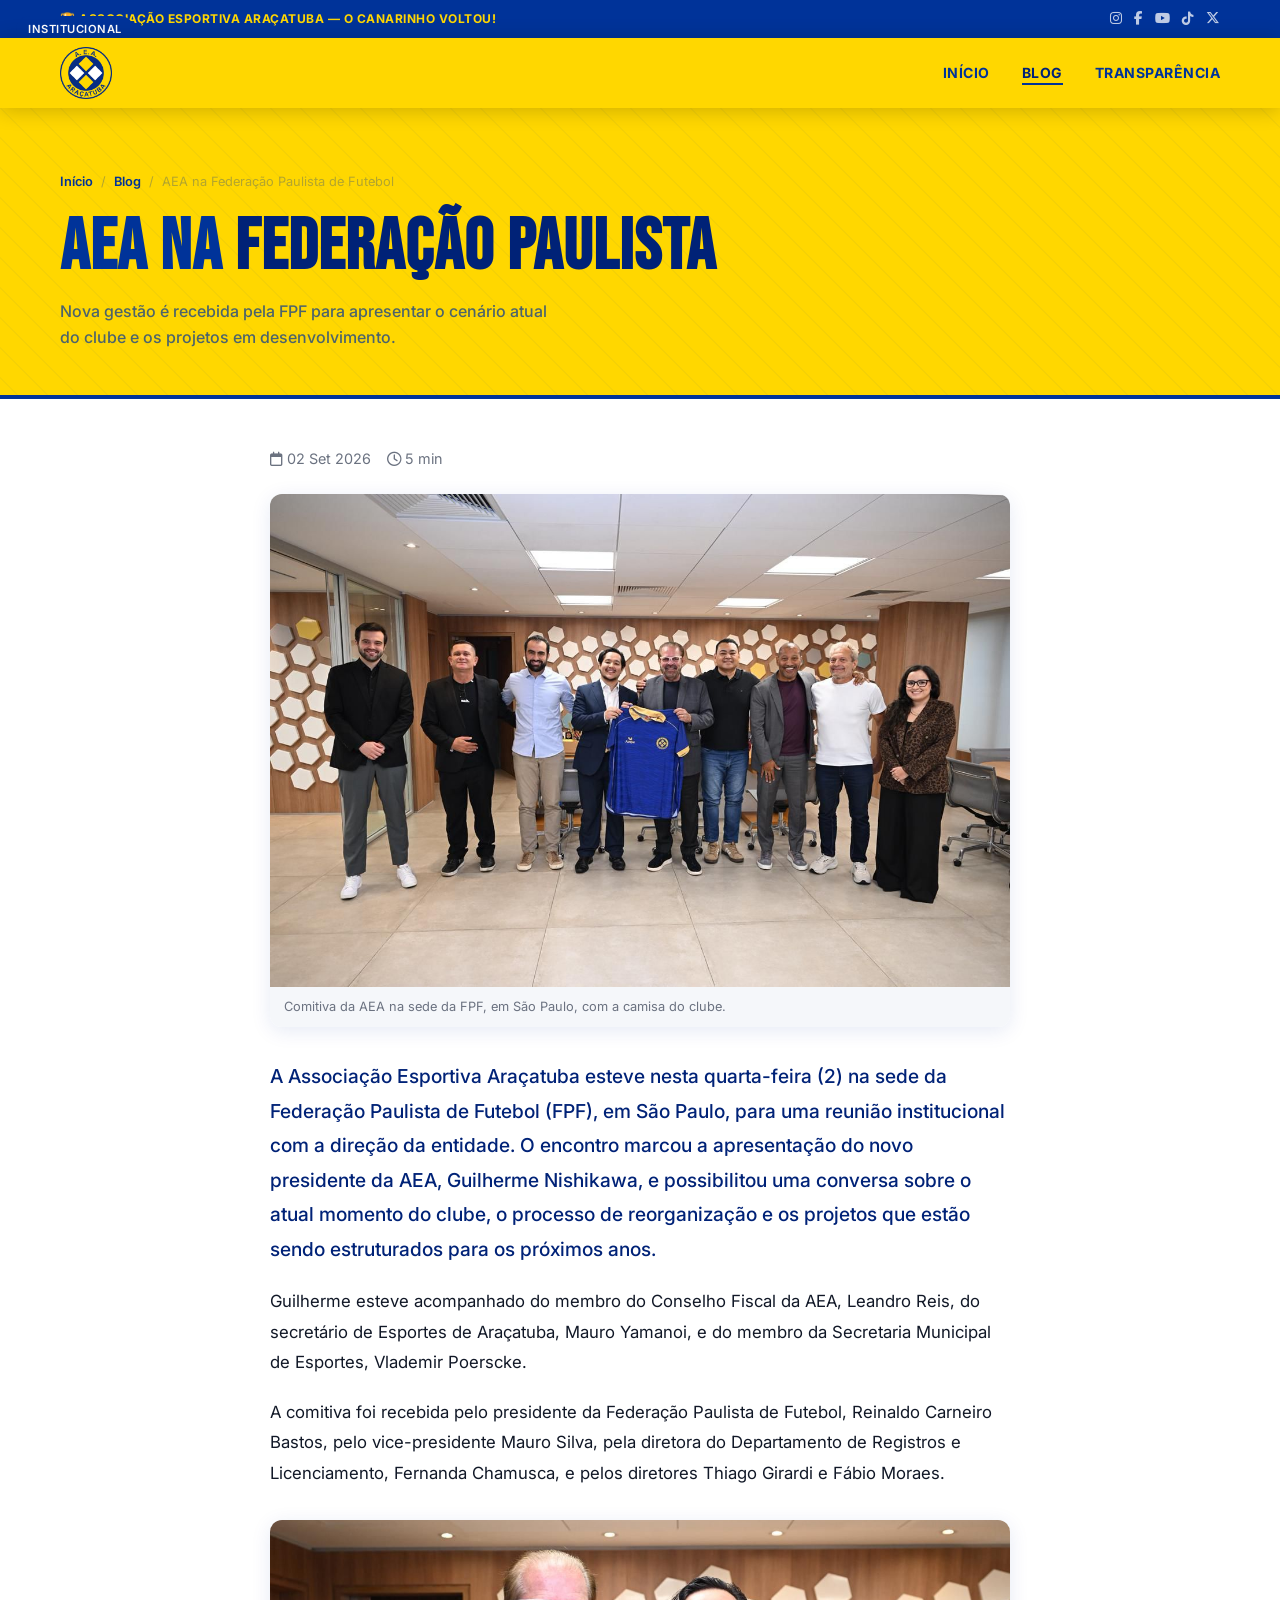
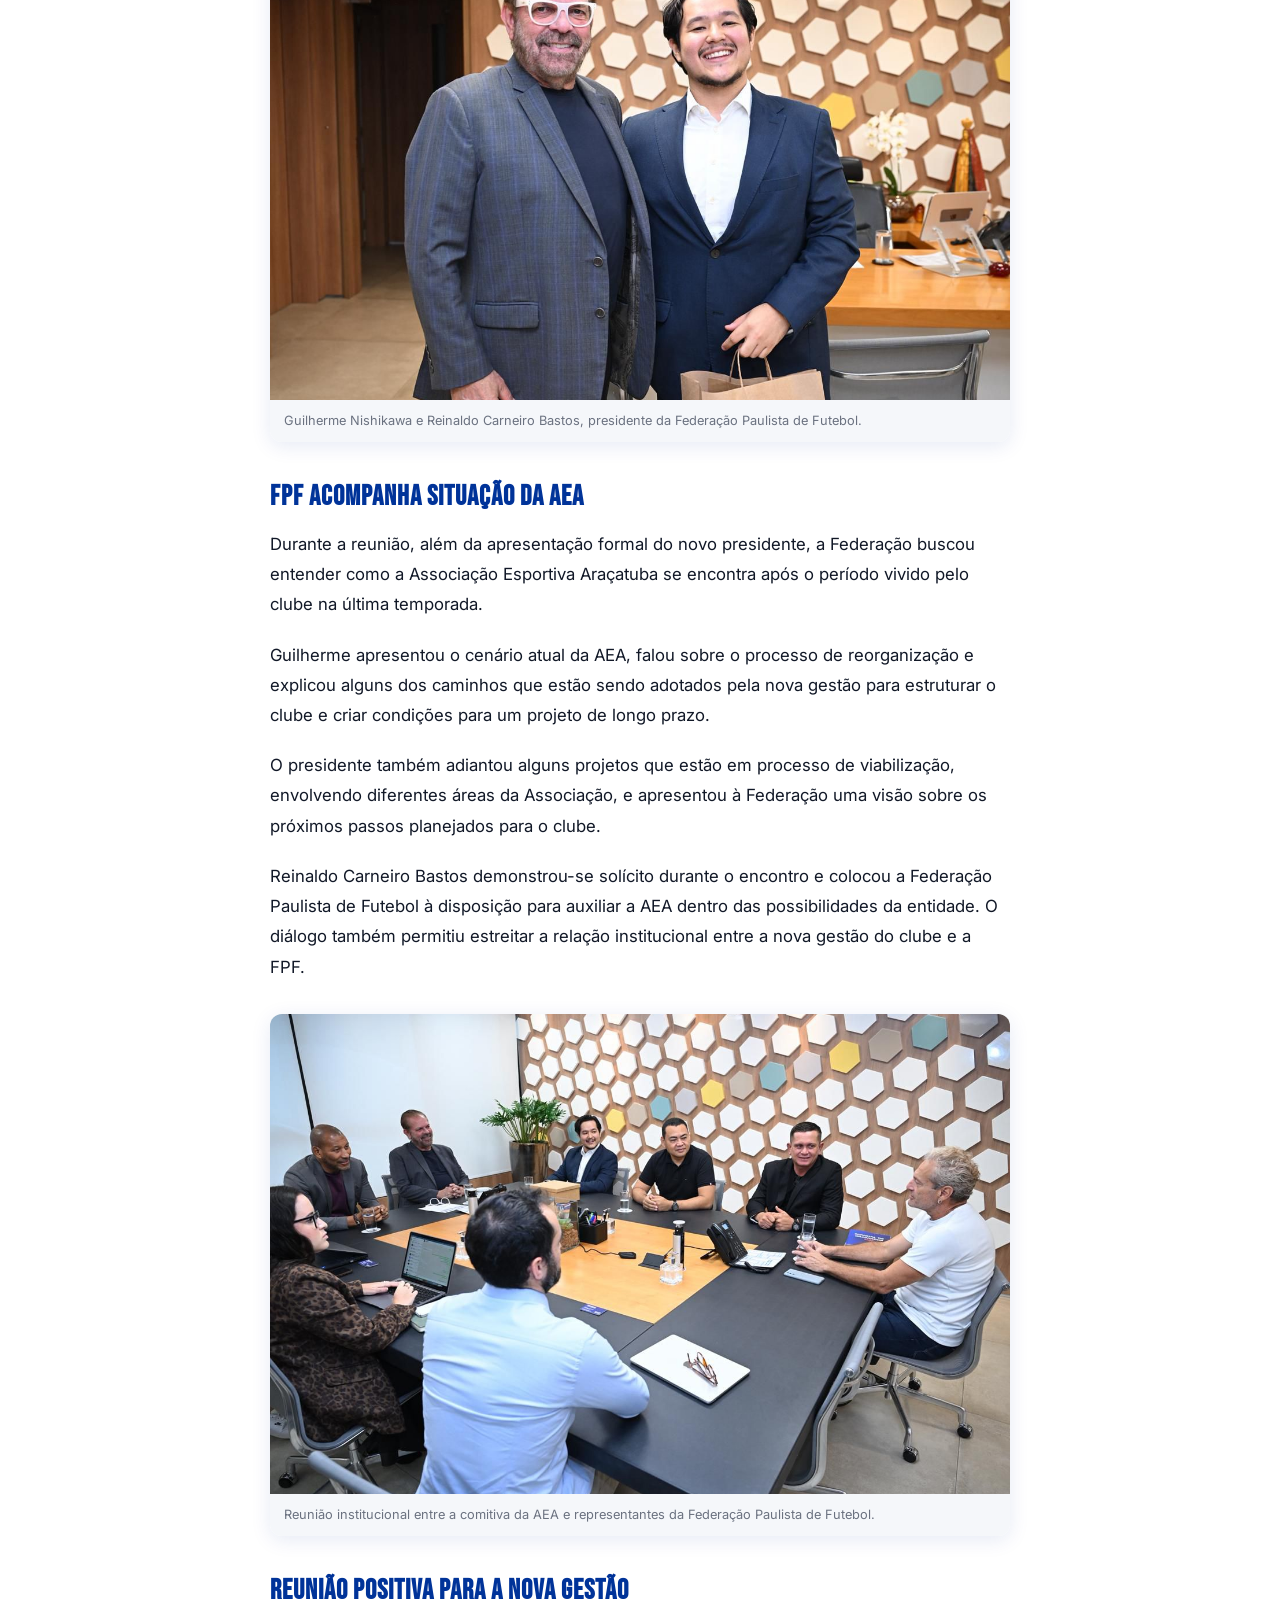
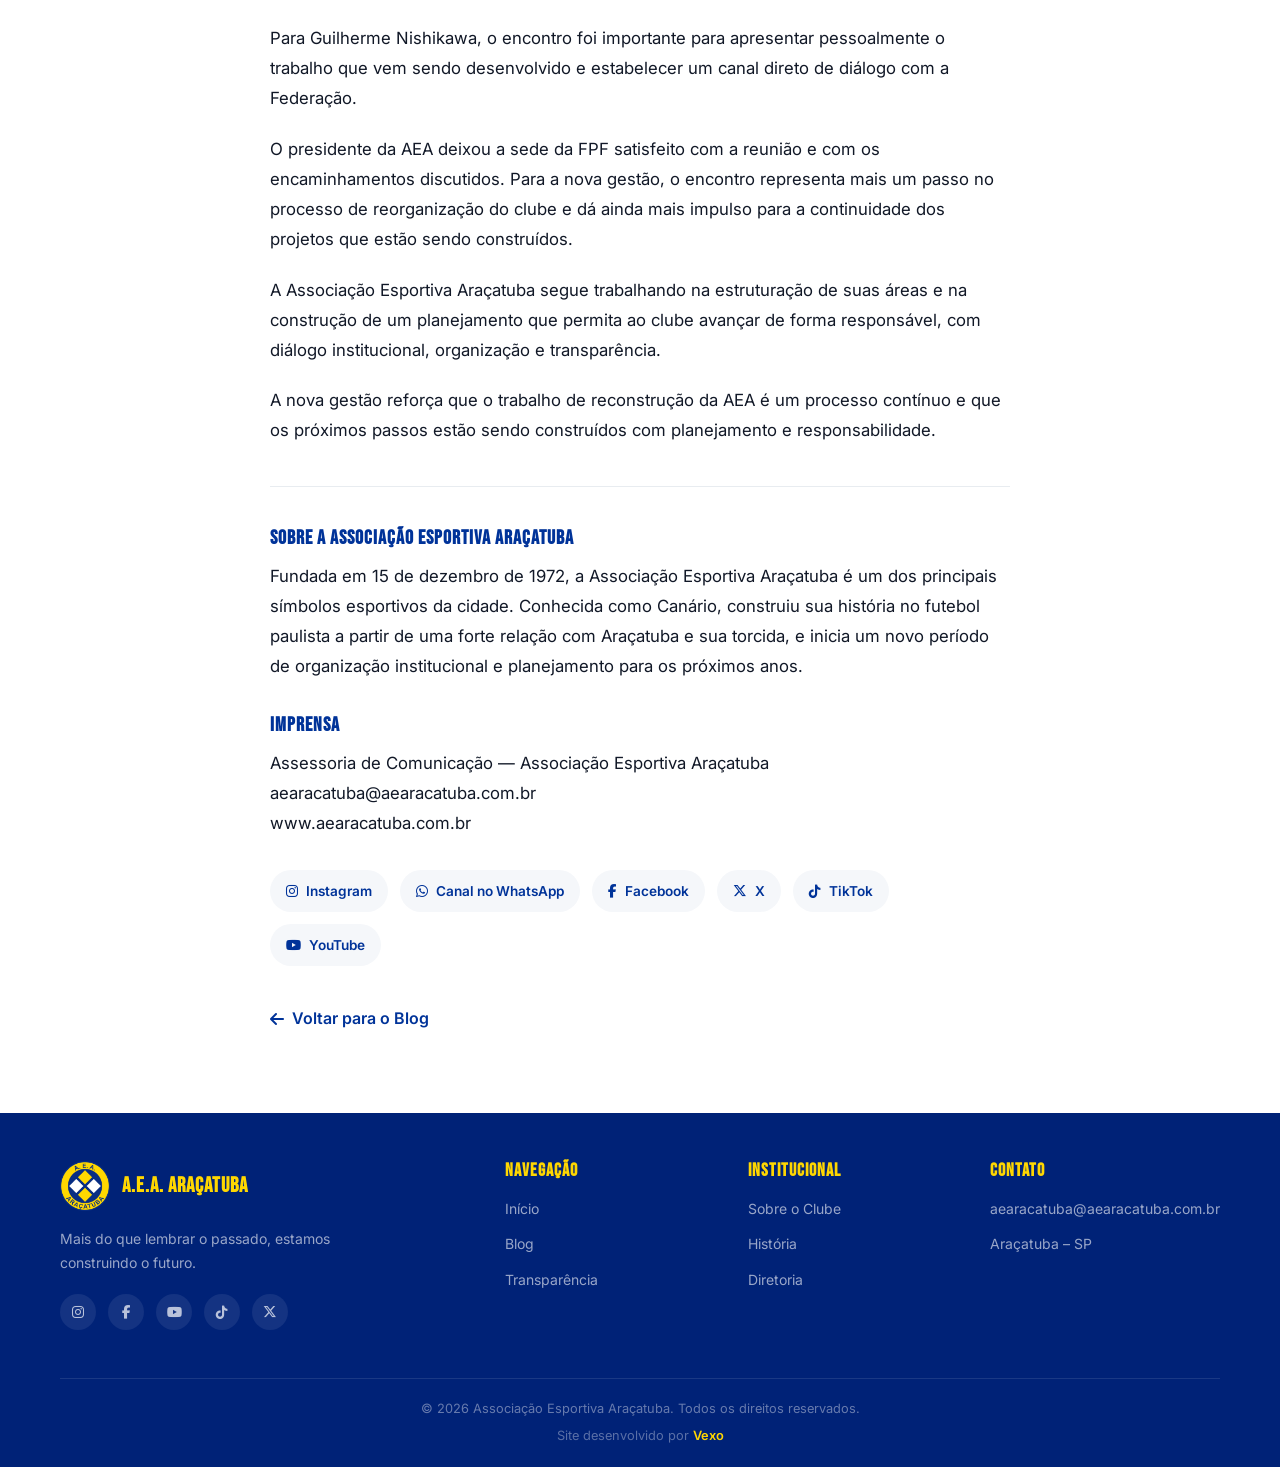
<file: aea-fpf-reuniao-institucional.html>
<!DOCTYPE html>
<html lang="pt-BR">
<head>
  <meta charset="UTF-8" />
  <meta name="viewport" content="width=device-width, initial-scale=1.0" />
  <title>AEA é recebida pela Federação Paulista de Futebol – AEA Araçatuba</title>
  <meta name="description" content="Presidente Guilherme Nishikawa esteve na sede da FPF nesta quarta-feira (2), acompanhado de representantes do clube e da Secretaria Municipal de Esportes de Araçatuba." />
  <link rel="icon" type="image/png" href="assets/logo.png" />
  <link rel="stylesheet" href="css/style.css" />
  <link rel="stylesheet" href="https://cdnjs.cloudflare.com/ajax/libs/font-awesome/6.5.0/css/all.min.css" />

  <meta property="og:type" content="article" />
  <meta property="og:title" content="AEA é recebida pela Federação Paulista de Futebol para apresentar cenário atual e projetos da nova gestão" />
  <meta property="og:description" content="Presidente Guilherme Nishikawa esteve na sede da FPF nesta quarta-feira (2), acompanhado de representantes do clube e da Secretaria Municipal de Esportes de Araçatuba." />
  <meta property="og:image" content="assets/blog/aea-reuniao-fpf.jpeg" />
  <meta property="og:url" content="https://aearacatuba.com.br/aea-fpf-reuniao-institucional.html" />
</head>
<body>

<div class="topbar">
  <div class="container">
    <p class="topbar-text">🏆 Associação Esportiva Araçatuba — O Canarinho Voltou!</p>
    <div class="social-links">
      <a href="https://www.instagram.com/aearacatubaofc/" target="_blank" rel="noopener" aria-label="Instagram"><i class="fab fa-instagram"></i></a>
      <a href="https://www.facebook.com/aearacatubaofc/" target="_blank" rel="noopener" aria-label="Facebook"><i class="fab fa-facebook-f"></i></a>
      <a href="https://www.youtube.com/@AEATVOficial" target="_blank" rel="noopener" aria-label="YouTube"><i class="fab fa-youtube"></i></a>
      <a href="https://www.tiktok.com/@aearacatubaofc" target="_blank" rel="noopener" aria-label="TikTok"><i class="fab fa-tiktok"></i></a>
      <a href="https://x.com/aearacatubaofc" target="_blank" rel="noopener" aria-label="X / Twitter"><i class="fab fa-x-twitter"></i></a>
    </div>
  </div>
</div>

<nav class="navbar">
  <div class="container nav-inner">
    <a href="index.html" class="nav-logo">
      <img src="assets/logo.png" alt="AEA Araçatuba" />
    </a>
    <ul class="nav-links">
      <li><a href="index.html">Início</a></li>
      <li><a href="blog.html" class="active">Blog</a></li>
      <li><a href="transparencia.html">Transparência</a></li>
    </ul>
    <button class="hamburger" aria-label="Menu">
      <span></span><span></span><span></span>
    </button>
  </div>
  <div class="mobile-nav">
    <div class="container">
      <a href="index.html">Início</a>
      <a href="blog.html">Blog</a>
      <a href="transparencia.html">Transparência</a>
    </div>
  </div>
</nav>

<div class="page-banner">
  <div class="page-banner-pattern"></div>
  <div class="container page-banner-content">
    <nav class="page-banner-breadcrumb" aria-label="Breadcrumb">
      <a href="index.html">Início</a>
      <span>/</span>
      <a href="blog.html">Blog</a>
      <span>/</span>
      <span>AEA na Federação Paulista de Futebol</span>
    </nav>
    <h1>AEA na <em>Federação Paulista</em></h1>
    <p>Nova gestão é recebida pela FPF para apresentar o cenário atual do clube e os projetos em desenvolvimento.</p>
  </div>
</div>

<div class="blog-post-page">
  <div class="container blog-post-layout">

    <article class="blog-post">

      <div class="blog-post-meta">
        <span class="blog-card-tag">Institucional</span>
        <span><i class="far fa-calendar"></i> 02 Set 2026</span>
        <span><i class="far fa-clock"></i> 5 min</span>
      </div>

      <figure class="blog-post-cover">
        <img src="assets/blog/aea-reuniao-fpf.jpeg" alt="Comitiva da AEA na sede da Federação Paulista de Futebol com a camisa do clube" />
        <figcaption>Comitiva da AEA na sede da FPF, em São Paulo, com a camisa do clube.</figcaption>
      </figure>

      <div class="blog-post-content">

        <p class="blog-post-lead">A Associação Esportiva Araçatuba esteve nesta quarta-feira (2) na sede da Federação Paulista de Futebol (FPF), em São Paulo, para uma reunião institucional com a direção da entidade. O encontro marcou a apresentação do novo presidente da AEA, Guilherme Nishikawa, e possibilitou uma conversa sobre o atual momento do clube, o processo de reorganização e os projetos que estão sendo estruturados para os próximos anos.</p>

        <p>Guilherme esteve acompanhado do membro do Conselho Fiscal da AEA, Leandro Reis, do secretário de Esportes de Araçatuba, Mauro Yamanoi, e do membro da Secretaria Municipal de Esportes, Vlademir Poerscke.</p>

        <p>A comitiva foi recebida pelo presidente da Federação Paulista de Futebol, Reinaldo Carneiro Bastos, pelo vice-presidente Mauro Silva, pela diretora do Departamento de Registros e Licenciamento, Fernanda Chamusca, e pelos diretores Thiago Girardi e Fábio Moraes.</p>

        <figure class="blog-post-figure">
          <img src="assets/blog/presidenteaea-pfp.jpeg" alt="Guilherme Nishikawa e Reinaldo Carneiro Bastos, presidente da FPF" />
          <figcaption>Guilherme Nishikawa e Reinaldo Carneiro Bastos, presidente da Federação Paulista de Futebol.</figcaption>
        </figure>

        <h2>FPF acompanha situação da AEA</h2>

        <p>Durante a reunião, além da apresentação formal do novo presidente, a Federação buscou entender como a Associação Esportiva Araçatuba se encontra após o período vivido pelo clube na última temporada.</p>

        <p>Guilherme apresentou o cenário atual da AEA, falou sobre o processo de reorganização e explicou alguns dos caminhos que estão sendo adotados pela nova gestão para estruturar o clube e criar condições para um projeto de longo prazo.</p>

        <p>O presidente também adiantou alguns projetos que estão em processo de viabilização, envolvendo diferentes áreas da Associação, e apresentou à Federação uma visão sobre os próximos passos planejados para o clube.</p>

        <p>Reinaldo Carneiro Bastos demonstrou-se solícito durante o encontro e colocou a Federação Paulista de Futebol à disposição para auxiliar a AEA dentro das possibilidades da entidade. O diálogo também permitiu estreitar a relação institucional entre a nova gestão do clube e a FPF.</p>

        <figure class="blog-post-figure">
          <img src="assets/blog/reuniaoaea.jpeg" alt="Reunião institucional entre a comitiva da AEA e representantes da FPF" />
          <figcaption>Reunião institucional entre a comitiva da AEA e representantes da Federação Paulista de Futebol.</figcaption>
        </figure>

        <h2>Reunião positiva para a nova gestão</h2>

        <p>Para Guilherme Nishikawa, o encontro foi importante para apresentar pessoalmente o trabalho que vem sendo desenvolvido e estabelecer um canal direto de diálogo com a Federação.</p>

        <p>O presidente da AEA deixou a sede da FPF satisfeito com a reunião e com os encaminhamentos discutidos. Para a nova gestão, o encontro representa mais um passo no processo de reorganização do clube e dá ainda mais impulso para a continuidade dos projetos que estão sendo construídos.</p>

        <p>A Associação Esportiva Araçatuba segue trabalhando na estruturação de suas áreas e na construção de um planejamento que permita ao clube avançar de forma responsável, com diálogo institucional, organização e transparência.</p>

        <p>A nova gestão reforça que o trabalho de reconstrução da AEA é um processo contínuo e que os próximos passos estão sendo construídos com planejamento e responsabilidade.</p>

        <hr class="blog-post-divider" />

        <h3>Sobre a Associação Esportiva Araçatuba</h3>
        <p>Fundada em 15 de dezembro de 1972, a Associação Esportiva Araçatuba é um dos principais símbolos esportivos da cidade. Conhecida como Canário, construiu sua história no futebol paulista a partir de uma forte relação com Araçatuba e sua torcida, e inicia um novo período de organização institucional e planejamento para os próximos anos.</p>

        <h3>Imprensa</h3>
        <p>Assessoria de Comunicação — Associação Esportiva Araçatuba<br />
        <a href="mailto:aearacatuba@aearacatuba.com.br">aearacatuba@aearacatuba.com.br</a><br />
        <a href="https://www.aearacatuba.com.br" target="_blank" rel="noopener">www.aearacatuba.com.br</a></p>

        <div class="blog-post-social">
          <a href="https://www.instagram.com/aearacatubaofc/" target="_blank" rel="noopener"><i class="fab fa-instagram"></i> Instagram</a>
          <a href="https://whatsapp.com/channel/0029VbDa82U59PwUUMf97y1V" target="_blank" rel="noopener"><i class="fab fa-whatsapp"></i> Canal no WhatsApp</a>
          <a href="https://www.facebook.com/aearacatubaofc/" target="_blank" rel="noopener"><i class="fab fa-facebook-f"></i> Facebook</a>
          <a href="https://x.com/aearacatubaofc" target="_blank" rel="noopener"><i class="fab fa-x-twitter"></i> X</a>
          <a href="https://www.tiktok.com/@aearacatubaofc" target="_blank" rel="noopener"><i class="fab fa-tiktok"></i> TikTok</a>
          <a href="https://www.youtube.com/@AEATVOficial" target="_blank" rel="noopener"><i class="fab fa-youtube"></i> YouTube</a>
        </div>

      </div>

      <a href="blog.html" class="blog-post-back"><i class="fas fa-arrow-left"></i> Voltar para o Blog</a>

    </article>

  </div>
</div>

<footer class="footer">
  <div class="container">
    <div class="footer-top">
      <div class="footer-brand">
        <div class="footer-brand-logo">
          <img src="assets/logo.png" alt="Logo AEA" />
          <strong>A.E.A. Araçatuba</strong>
        </div>
        <p>Mais do que lembrar o passado, estamos construindo o futuro.</p>
        <div class="footer-social">
          <a href="https://www.instagram.com/aearacatubaofc/" target="_blank" rel="noopener" aria-label="Instagram"><i class="fab fa-instagram"></i></a>
          <a href="https://www.facebook.com/aearacatubaofc/" target="_blank" rel="noopener" aria-label="Facebook"><i class="fab fa-facebook-f"></i></a>
          <a href="https://www.youtube.com/@AEATVOficial" target="_blank" rel="noopener" aria-label="YouTube"><i class="fab fa-youtube"></i></a>
          <a href="https://www.tiktok.com/@aearacatubaofc" target="_blank" rel="noopener" aria-label="TikTok"><i class="fab fa-tiktok"></i></a>
          <a href="https://x.com/aearacatubaofc" target="_blank" rel="noopener" aria-label="X"><i class="fab fa-x-twitter"></i></a>
        </div>
      </div>
      <div class="footer-col">
        <h4>Navegação</h4>
        <ul>
          <li><a href="index.html">Início</a></li>
          <li><a href="blog.html">Blog</a></li>
          <li><a href="transparencia.html">Transparência</a></li>
        </ul>
      </div>
      <div class="footer-col">
        <h4>Institucional</h4>
        <ul>
          <li><a href="#">Sobre o Clube</a></li>
          <li><a href="#">História</a></li>
          <li><a href="#">Diretoria</a></li>
        </ul>
      </div>
      <div class="footer-col">
        <h4>Contato</h4>
        <ul>
          <li><a href="mailto:aearacatuba@aearacatuba.com.br">aearacatuba@aearacatuba.com.br</a></li>
          <li><a href="#">Araçatuba – SP</a></li>
        </ul>
      </div>
    </div>
    <div class="footer-bottom">
      <p>© 2026 Associação Esportiva Araçatuba. Todos os direitos reservados.</p>
      <p class="vexo-credit">Site desenvolvido por <a href="https://byvexo.com.br/" target="_blank" rel="noopener">Vexo</a></p>
    </div>
  </div>
</footer>

<script src="js/main.js"></script>
</body>
</html>
</file>
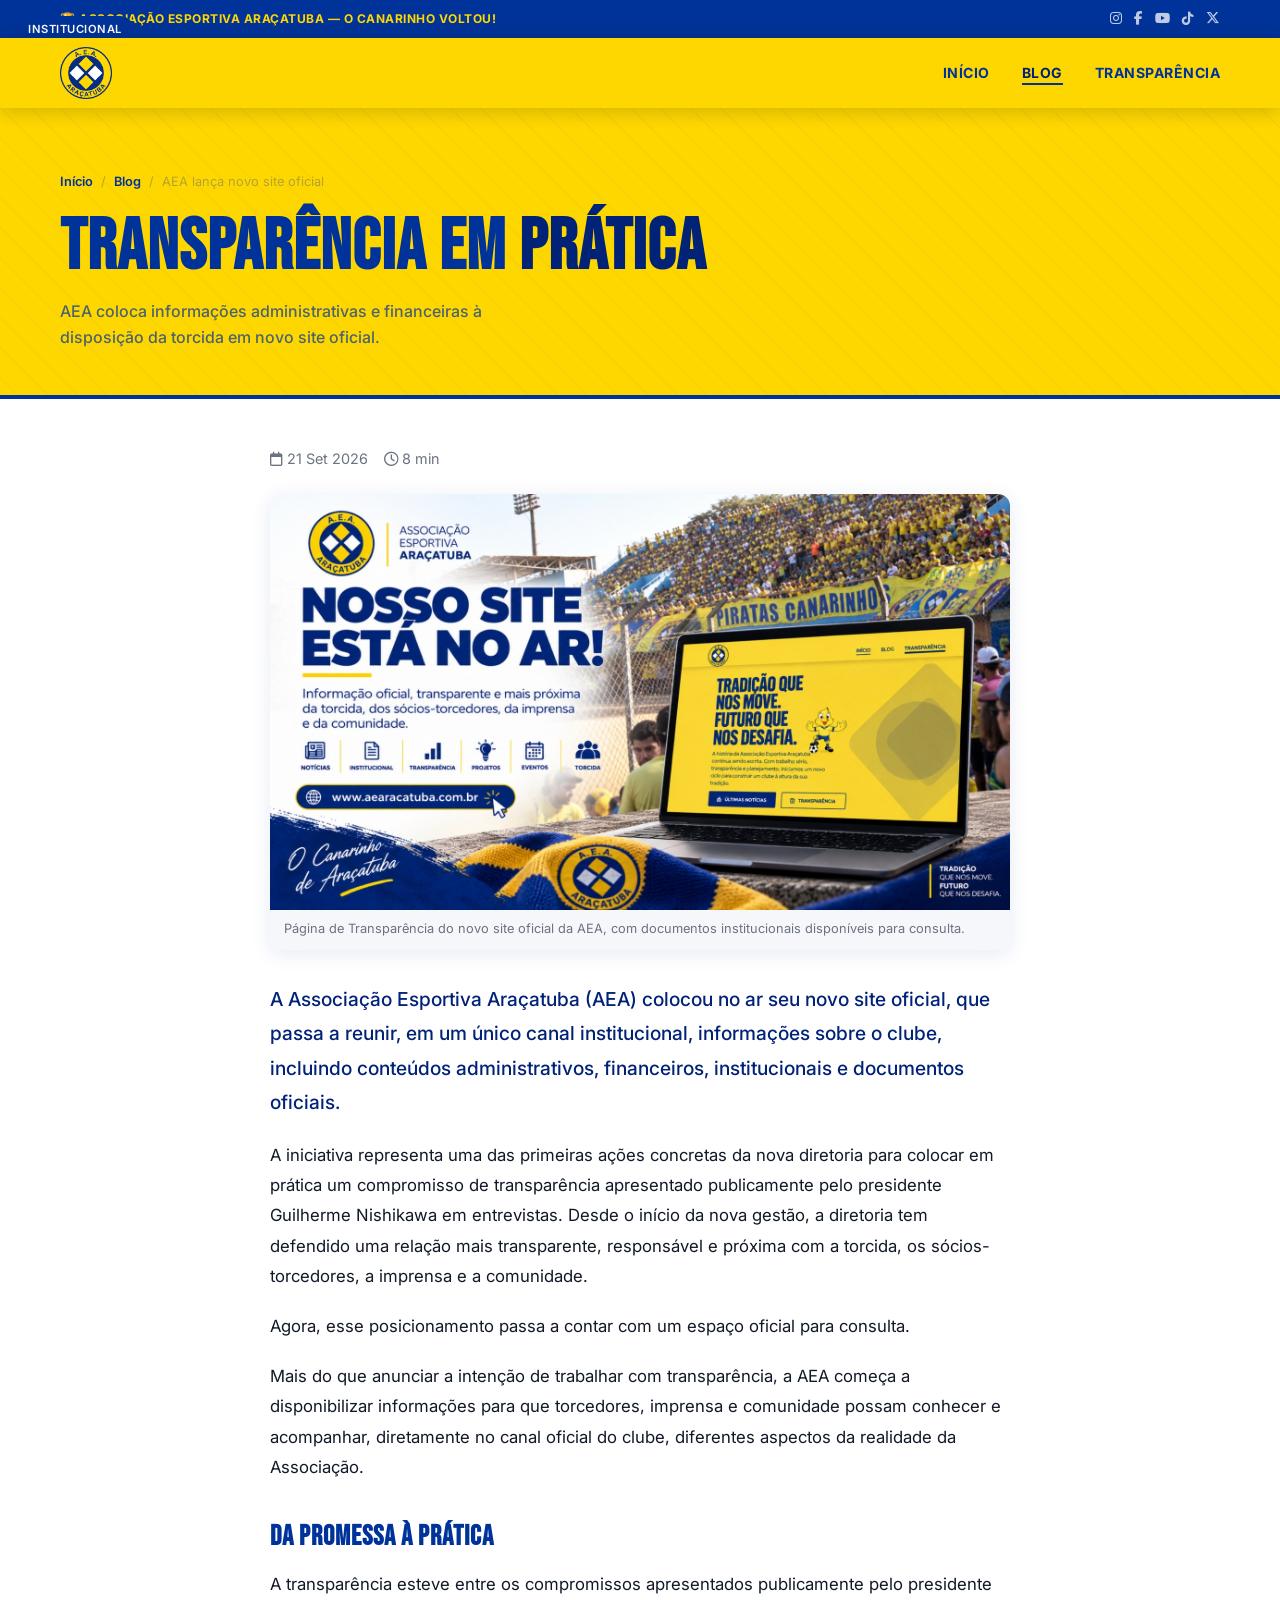
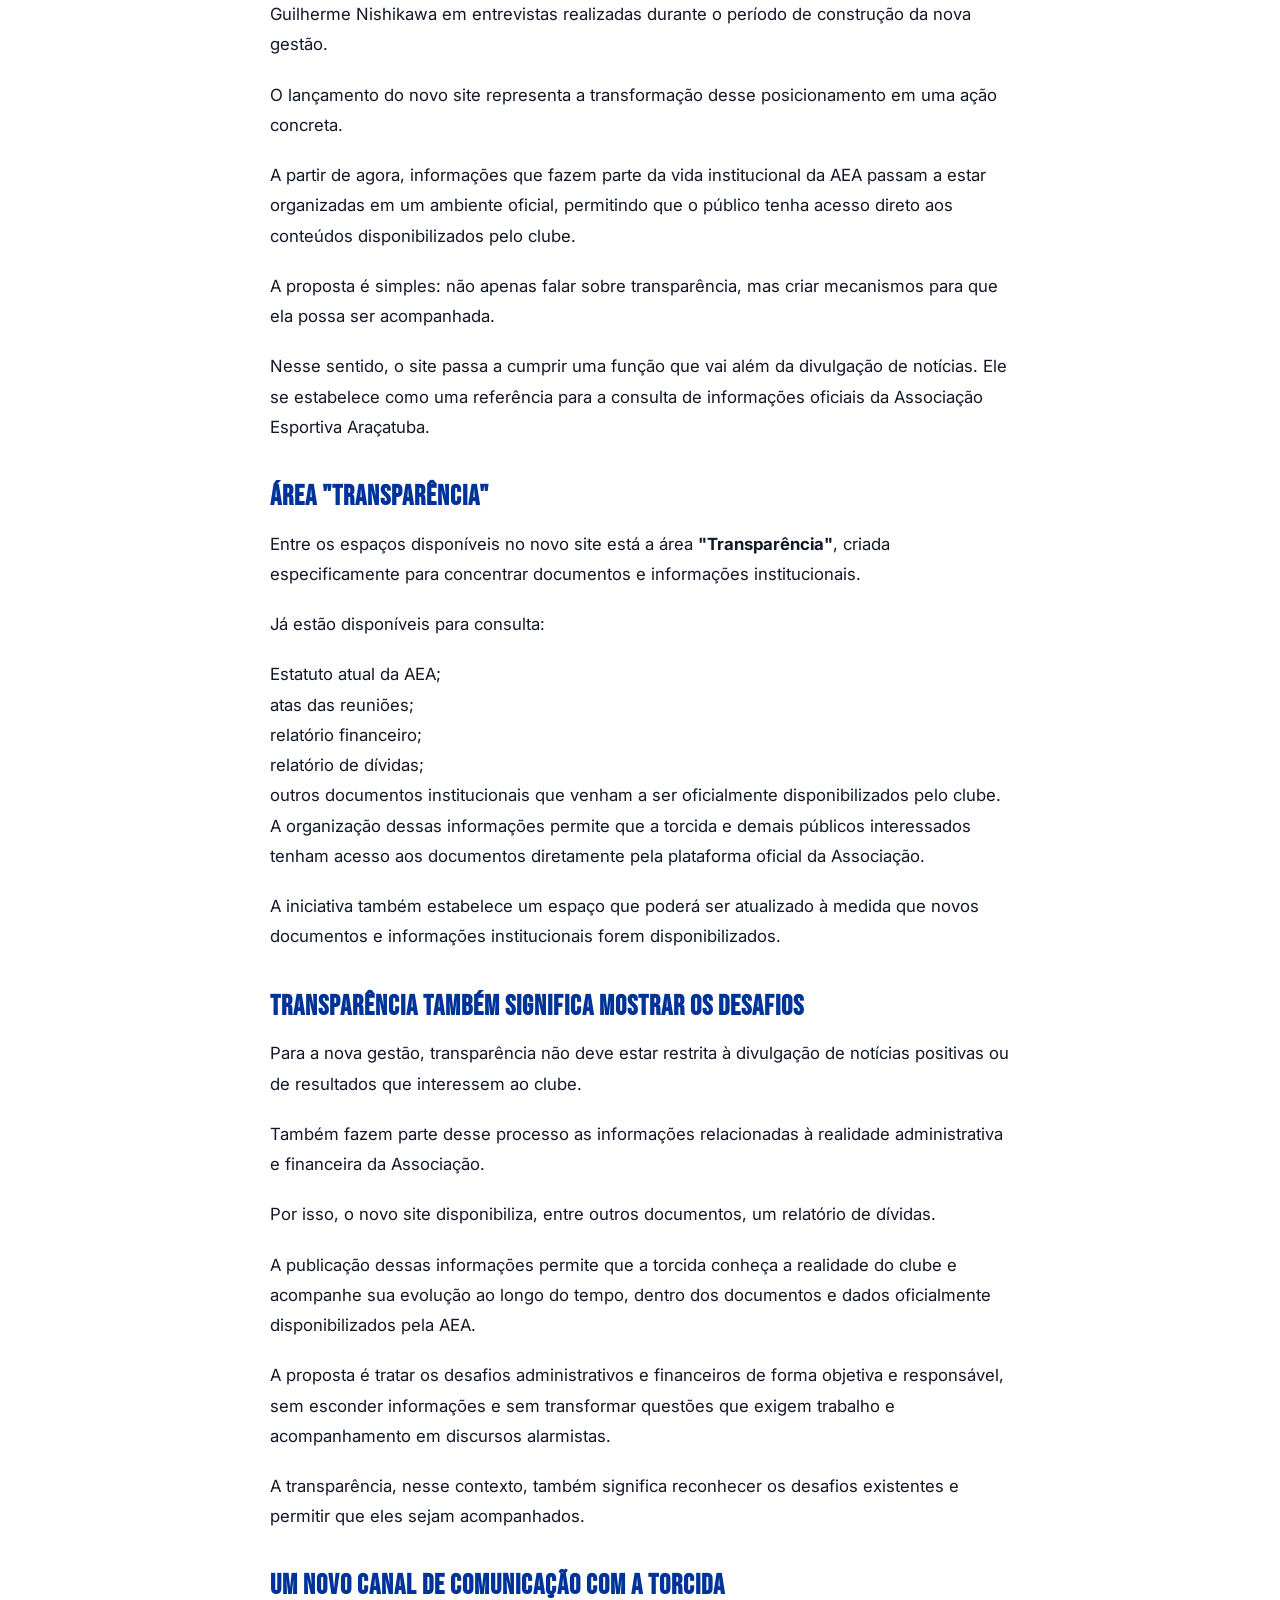
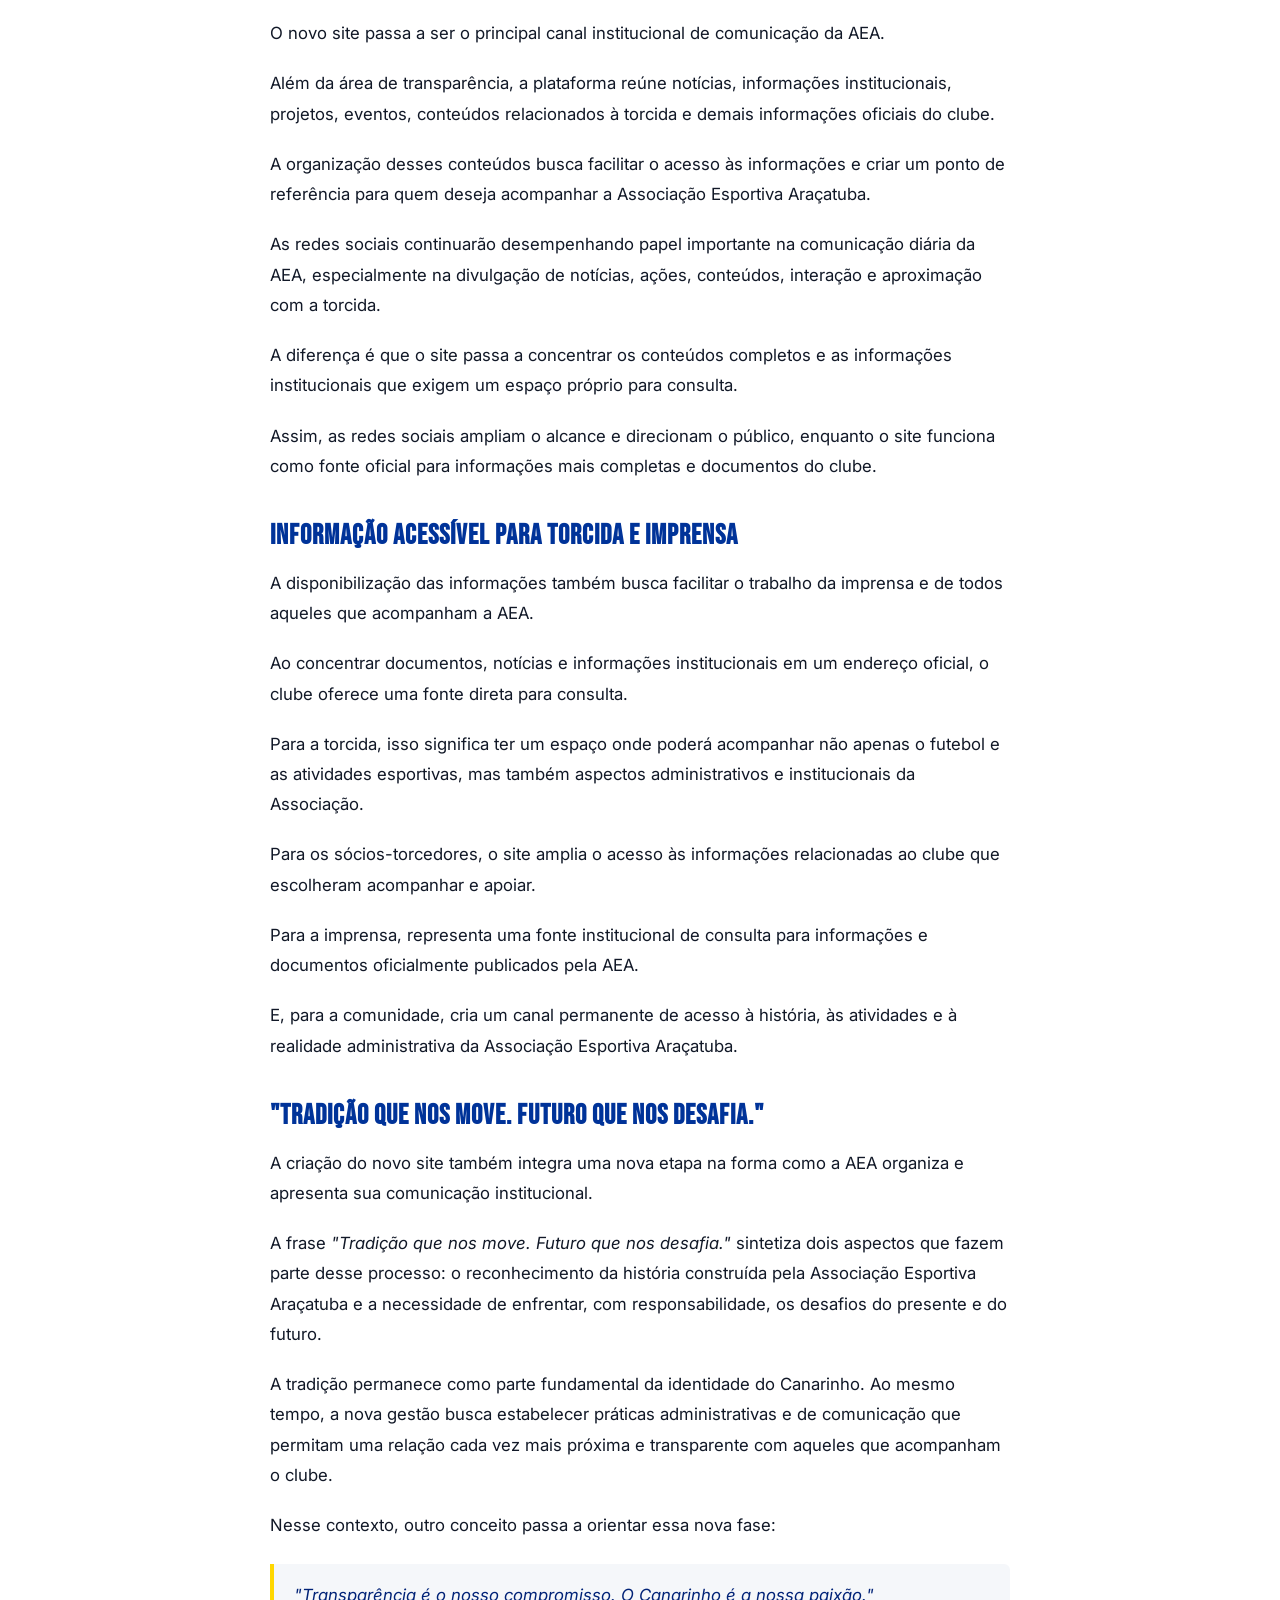
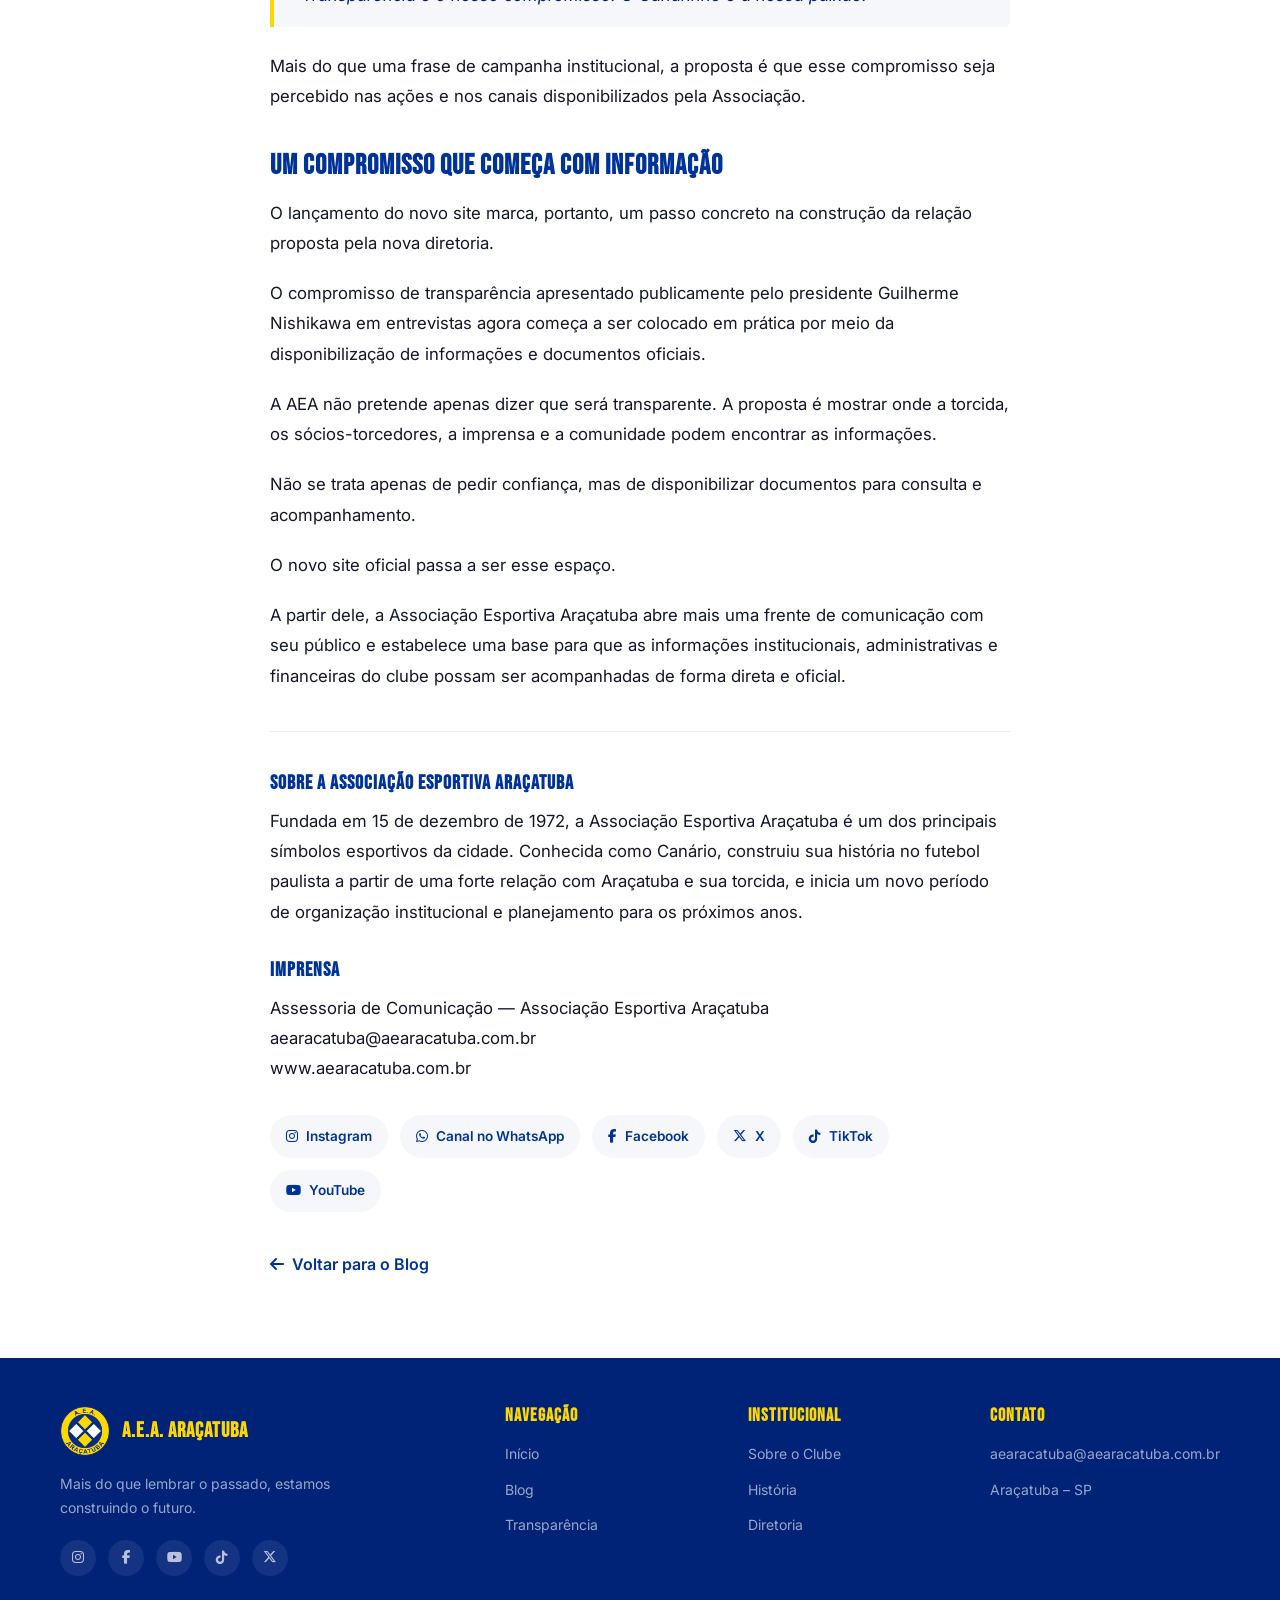
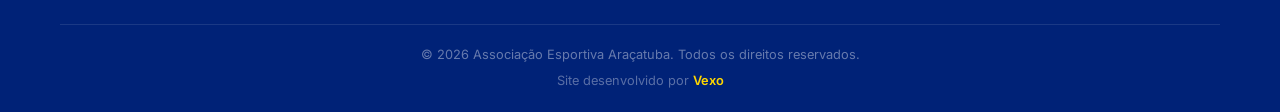
<file: aea-novo-site-transparencia.html>
<!DOCTYPE html>
<html lang="pt-BR">
<head>
  <meta charset="UTF-8" />
  <meta name="viewport" content="width=device-width, initial-scale=1.0" />
  <title>AEA coloca informações administrativas e financeiras à disposição da torcida em novo site oficial – AEA Araçatuba</title>
  <meta name="description" content="Iniciativa coloca em prática o compromisso de transparência apresentado pelo presidente Guilherme Nishikawa e amplia o acesso da torcida, dos sócios-torcedores, da imprensa e da comunidade às informações do clube." />
  <link rel="icon" type="image/png" href="assets/logo.png" />
  <link rel="stylesheet" href="css/style.css" />
  <link rel="stylesheet" href="https://cdnjs.cloudflare.com/ajax/libs/font-awesome/6.5.0/css/all.min.css" />

  <meta property="og:type" content="article" />
  <meta property="og:title" content="AEA coloca informações administrativas e financeiras à disposição da torcida em novo site oficial" />
  <meta property="og:description" content="Iniciativa coloca em prática o compromisso de transparência apresentado pelo presidente Guilherme Nishikawa e amplia o acesso da torcida, dos sócios-torcedores, da imprensa e da comunidade às informações do clube." />
  <meta property="og:image" content="assets/blog/aea-novo-site-transparencia.jpeg" />
  <meta property="og:url" content="https://aearacatuba.com.br/aea-novo-site-transparencia.html" />
</head>
<body>

<div class="topbar">
  <div class="container">
    <p class="topbar-text">🏆 Associação Esportiva Araçatuba — O Canarinho Voltou!</p>
    <div class="social-links">
      <a href="https://www.instagram.com/aearacatubaofc/" target="_blank" rel="noopener" aria-label="Instagram"><i class="fab fa-instagram"></i></a>
      <a href="https://www.facebook.com/aearacatubaofc/" target="_blank" rel="noopener" aria-label="Facebook"><i class="fab fa-facebook-f"></i></a>
      <a href="https://www.youtube.com/@AEATVOficial" target="_blank" rel="noopener" aria-label="YouTube"><i class="fab fa-youtube"></i></a>
      <a href="https://www.tiktok.com/@aearacatubaofc" target="_blank" rel="noopener" aria-label="TikTok"><i class="fab fa-tiktok"></i></a>
      <a href="https://x.com/aearacatubaofc" target="_blank" rel="noopener" aria-label="X / Twitter"><i class="fab fa-x-twitter"></i></a>
    </div>
  </div>
</div>

<nav class="navbar">
  <div class="container nav-inner">
    <a href="index.html" class="nav-logo">
      <img src="assets/logo.png" alt="AEA Araçatuba" />
    </a>
    <ul class="nav-links">
      <li><a href="index.html">Início</a></li>
      <li><a href="blog.html" class="active">Blog</a></li>
      <li><a href="transparencia.html">Transparência</a></li>
    </ul>
    <button class="hamburger" aria-label="Menu">
      <span></span><span></span><span></span>
    </button>
  </div>
  <div class="mobile-nav">
    <div class="container">
      <a href="index.html">Início</a>
      <a href="blog.html">Blog</a>
      <a href="transparencia.html">Transparência</a>
    </div>
  </div>
</nav>

<div class="page-banner">
  <div class="page-banner-pattern"></div>
  <div class="container page-banner-content">
    <nav class="page-banner-breadcrumb" aria-label="Breadcrumb">
      <a href="index.html">Início</a>
      <span>/</span>
      <a href="blog.html">Blog</a>
      <span>/</span>
      <span>AEA lança novo site oficial</span>
    </nav>
    <h1>Transparência em <em>Prática</em></h1>
    <p>AEA coloca informações administrativas e financeiras à disposição da torcida em novo site oficial.</p>
  </div>
</div>

<div class="blog-post-page">
  <div class="container blog-post-layout">

    <article class="blog-post">

      <div class="blog-post-meta">
        <span class="blog-card-tag">Institucional</span>
        <span><i class="far fa-calendar"></i> 21 Set 2026</span>
        <span><i class="far fa-clock"></i> 8 min</span>
      </div>

      <figure class="blog-post-cover">
        <img src="assets/blog/aea-novo-site-transparencia.jpeg" alt="Novo site oficial da Associação Esportiva Araçatuba — página de Transparência" />
        <figcaption>Página de Transparência do novo site oficial da AEA, com documentos institucionais disponíveis para consulta.</figcaption>
      </figure>

      <div class="blog-post-content">

        <p class="blog-post-lead">A Associação Esportiva Araçatuba (AEA) colocou no ar seu novo site oficial, que passa a reunir, em um único canal institucional, informações sobre o clube, incluindo conteúdos administrativos, financeiros, institucionais e documentos oficiais.</p>

        <p>A iniciativa representa uma das primeiras ações concretas da nova diretoria para colocar em prática um compromisso de transparência apresentado publicamente pelo presidente Guilherme Nishikawa em entrevistas. Desde o início da nova gestão, a diretoria tem defendido uma relação mais transparente, responsável e próxima com a torcida, os sócios-torcedores, a imprensa e a comunidade.</p>

        <p>Agora, esse posicionamento passa a contar com um espaço oficial para consulta.</p>

        <p>Mais do que anunciar a intenção de trabalhar com transparência, a AEA começa a disponibilizar informações para que torcedores, imprensa e comunidade possam conhecer e acompanhar, diretamente no canal oficial do clube, diferentes aspectos da realidade da Associação.</p>

        <h2>Da promessa à prática</h2>

        <p>A transparência esteve entre os compromissos apresentados publicamente pelo presidente Guilherme Nishikawa em entrevistas realizadas durante o período de construção da nova gestão.</p>

        <p>O lançamento do novo site representa a transformação desse posicionamento em uma ação concreta.</p>

        <p>A partir de agora, informações que fazem parte da vida institucional da AEA passam a estar organizadas em um ambiente oficial, permitindo que o público tenha acesso direto aos conteúdos disponibilizados pelo clube.</p>

        <p>A proposta é simples: não apenas falar sobre transparência, mas criar mecanismos para que ela possa ser acompanhada.</p>

        <p>Nesse sentido, o site passa a cumprir uma função que vai além da divulgação de notícias. Ele se estabelece como uma referência para a consulta de informações oficiais da Associação Esportiva Araçatuba.</p>

        <h2>Área "Transparência"</h2>

        <p>Entre os espaços disponíveis no novo site está a área <strong>"Transparência"</strong>, criada especificamente para concentrar documentos e informações institucionais.</p>

        <p>Já estão disponíveis para consulta:</p>

        <ul>
          <li>Estatuto atual da AEA;</li>
          <li>atas das reuniões;</li>
          <li>relatório financeiro;</li>
          <li>relatório de dívidas;</li>
          <li>outros documentos institucionais que venham a ser oficialmente disponibilizados pelo clube.</li>
        </ul>

        <p>A organização dessas informações permite que a torcida e demais públicos interessados tenham acesso aos documentos diretamente pela plataforma oficial da Associação.</p>

        <p>A iniciativa também estabelece um espaço que poderá ser atualizado à medida que novos documentos e informações institucionais forem disponibilizados.</p>

        <h2>Transparência também significa mostrar os desafios</h2>

        <p>Para a nova gestão, transparência não deve estar restrita à divulgação de notícias positivas ou de resultados que interessem ao clube.</p>

        <p>Também fazem parte desse processo as informações relacionadas à realidade administrativa e financeira da Associação.</p>

        <p>Por isso, o novo site disponibiliza, entre outros documentos, um relatório de dívidas.</p>

        <p>A publicação dessas informações permite que a torcida conheça a realidade do clube e acompanhe sua evolução ao longo do tempo, dentro dos documentos e dados oficialmente disponibilizados pela AEA.</p>

        <p>A proposta é tratar os desafios administrativos e financeiros de forma objetiva e responsável, sem esconder informações e sem transformar questões que exigem trabalho e acompanhamento em discursos alarmistas.</p>

        <p>A transparência, nesse contexto, também significa reconhecer os desafios existentes e permitir que eles sejam acompanhados.</p>

        <h2>Um novo canal de comunicação com a torcida</h2>

        <p>O novo site passa a ser o principal canal institucional de comunicação da AEA.</p>

        <p>Além da área de transparência, a plataforma reúne notícias, informações institucionais, projetos, eventos, conteúdos relacionados à torcida e demais informações oficiais do clube.</p>

        <p>A organização desses conteúdos busca facilitar o acesso às informações e criar um ponto de referência para quem deseja acompanhar a Associação Esportiva Araçatuba.</p>

        <p>As redes sociais continuarão desempenhando papel importante na comunicação diária da AEA, especialmente na divulgação de notícias, ações, conteúdos, interação e aproximação com a torcida.</p>

        <p>A diferença é que o site passa a concentrar os conteúdos completos e as informações institucionais que exigem um espaço próprio para consulta.</p>

        <p>Assim, as redes sociais ampliam o alcance e direcionam o público, enquanto o site funciona como fonte oficial para informações mais completas e documentos do clube.</p>

        <h2>Informação acessível para torcida e imprensa</h2>

        <p>A disponibilização das informações também busca facilitar o trabalho da imprensa e de todos aqueles que acompanham a AEA.</p>

        <p>Ao concentrar documentos, notícias e informações institucionais em um endereço oficial, o clube oferece uma fonte direta para consulta.</p>

        <p>Para a torcida, isso significa ter um espaço onde poderá acompanhar não apenas o futebol e as atividades esportivas, mas também aspectos administrativos e institucionais da Associação.</p>

        <p>Para os sócios-torcedores, o site amplia o acesso às informações relacionadas ao clube que escolheram acompanhar e apoiar.</p>

        <p>Para a imprensa, representa uma fonte institucional de consulta para informações e documentos oficialmente publicados pela AEA.</p>

        <p>E, para a comunidade, cria um canal permanente de acesso à história, às atividades e à realidade administrativa da Associação Esportiva Araçatuba.</p>

        <h2>"Tradição que nos move. Futuro que nos desafia."</h2>

        <p>A criação do novo site também integra uma nova etapa na forma como a AEA organiza e apresenta sua comunicação institucional.</p>

        <p>A frase <em>"Tradição que nos move. Futuro que nos desafia."</em> sintetiza dois aspectos que fazem parte desse processo: o reconhecimento da história construída pela Associação Esportiva Araçatuba e a necessidade de enfrentar, com responsabilidade, os desafios do presente e do futuro.</p>

        <p>A tradição permanece como parte fundamental da identidade do Canarinho. Ao mesmo tempo, a nova gestão busca estabelecer práticas administrativas e de comunicação que permitam uma relação cada vez mais próxima e transparente com aqueles que acompanham o clube.</p>

        <p>Nesse contexto, outro conceito passa a orientar essa nova fase:</p>

        <blockquote>"Transparência é o nosso compromisso. O Canarinho é a nossa paixão."</blockquote>

        <p>Mais do que uma frase de campanha institucional, a proposta é que esse compromisso seja percebido nas ações e nos canais disponibilizados pela Associação.</p>

        <h2>Um compromisso que começa com informação</h2>

        <p>O lançamento do novo site marca, portanto, um passo concreto na construção da relação proposta pela nova diretoria.</p>

        <p>O compromisso de transparência apresentado publicamente pelo presidente Guilherme Nishikawa em entrevistas agora começa a ser colocado em prática por meio da disponibilização de informações e documentos oficiais.</p>

        <p>A AEA não pretende apenas dizer que será transparente. A proposta é mostrar onde a torcida, os sócios-torcedores, a imprensa e a comunidade podem encontrar as informações.</p>

        <p>Não se trata apenas de pedir confiança, mas de disponibilizar documentos para consulta e acompanhamento.</p>

        <p>O novo site oficial passa a ser esse espaço.</p>

        <p>A partir dele, a Associação Esportiva Araçatuba abre mais uma frente de comunicação com seu público e estabelece uma base para que as informações institucionais, administrativas e financeiras do clube possam ser acompanhadas de forma direta e oficial.</p>

        <hr class="blog-post-divider" />

        <h3>Sobre a Associação Esportiva Araçatuba</h3>
        <p>Fundada em 15 de dezembro de 1972, a Associação Esportiva Araçatuba é um dos principais símbolos esportivos da cidade. Conhecida como Canário, construiu sua história no futebol paulista a partir de uma forte relação com Araçatuba e sua torcida, e inicia um novo período de organização institucional e planejamento para os próximos anos.</p>

        <h3>Imprensa</h3>
        <p>Assessoria de Comunicação — Associação Esportiva Araçatuba<br />
        <a href="mailto:aearacatuba@aearacatuba.com.br">aearacatuba@aearacatuba.com.br</a><br />
        <a href="https://www.aearacatuba.com.br" target="_blank" rel="noopener">www.aearacatuba.com.br</a></p>

        <div class="blog-post-social">
          <a href="https://www.instagram.com/aearacatubaofc/" target="_blank" rel="noopener"><i class="fab fa-instagram"></i> Instagram</a>
          <a href="https://whatsapp.com/channel/0029VbDa82U59PwUUMf97y1V" target="_blank" rel="noopener"><i class="fab fa-whatsapp"></i> Canal no WhatsApp</a>
          <a href="https://www.facebook.com/aearacatubaofc/" target="_blank" rel="noopener"><i class="fab fa-facebook-f"></i> Facebook</a>
          <a href="https://x.com/aearacatubaofc" target="_blank" rel="noopener"><i class="fab fa-x-twitter"></i> X</a>
          <a href="https://www.tiktok.com/@aearacatubaofc" target="_blank" rel="noopener"><i class="fab fa-tiktok"></i> TikTok</a>
          <a href="https://www.youtube.com/@AEATVOficial" target="_blank" rel="noopener"><i class="fab fa-youtube"></i> YouTube</a>
        </div>

      </div>

      <a href="blog.html" class="blog-post-back"><i class="fas fa-arrow-left"></i> Voltar para o Blog</a>

    </article>

  </div>
</div>

<footer class="footer">
  <div class="container">
    <div class="footer-top">
      <div class="footer-brand">
        <div class="footer-brand-logo">
          <img src="assets/logo.png" alt="Logo AEA" />
          <strong>A.E.A. Araçatuba</strong>
        </div>
        <p>Mais do que lembrar o passado, estamos construindo o futuro.</p>
        <div class="footer-social">
          <a href="https://www.instagram.com/aearacatubaofc/" target="_blank" rel="noopener" aria-label="Instagram"><i class="fab fa-instagram"></i></a>
          <a href="https://www.facebook.com/aearacatubaofc/" target="_blank" rel="noopener" aria-label="Facebook"><i class="fab fa-facebook-f"></i></a>
          <a href="https://www.youtube.com/@AEATVOficial" target="_blank" rel="noopener" aria-label="YouTube"><i class="fab fa-youtube"></i></a>
          <a href="https://www.tiktok.com/@aearacatubaofc" target="_blank" rel="noopener" aria-label="TikTok"><i class="fab fa-tiktok"></i></a>
          <a href="https://x.com/aearacatubaofc" target="_blank" rel="noopener" aria-label="X"><i class="fab fa-x-twitter"></i></a>
        </div>
      </div>
      <div class="footer-col">
        <h4>Navegação</h4>
        <ul>
          <li><a href="index.html">Início</a></li>
          <li><a href="blog.html">Blog</a></li>
          <li><a href="transparencia.html">Transparência</a></li>
        </ul>
      </div>
      <div class="footer-col">
        <h4>Institucional</h4>
        <ul>
          <li><a href="#">Sobre o Clube</a></li>
          <li><a href="#">História</a></li>
          <li><a href="#">Diretoria</a></li>
        </ul>
      </div>
      <div class="footer-col">
        <h4>Contato</h4>
        <ul>
          <li><a href="mailto:aearacatuba@aearacatuba.com.br">aearacatuba@aearacatuba.com.br</a></li>
          <li><a href="#">Araçatuba – SP</a></li>
        </ul>
      </div>
    </div>
    <div class="footer-bottom">
      <p>© 2026 Associação Esportiva Araçatuba. Todos os direitos reservados.</p>
      <p class="vexo-credit">Site desenvolvido por <a href="https://byvexo.com.br/" target="_blank" rel="noopener">Vexo</a></p>
    </div>
  </div>
</footer>

<script src="js/main.js"></script>
</body>
</html>
</file>
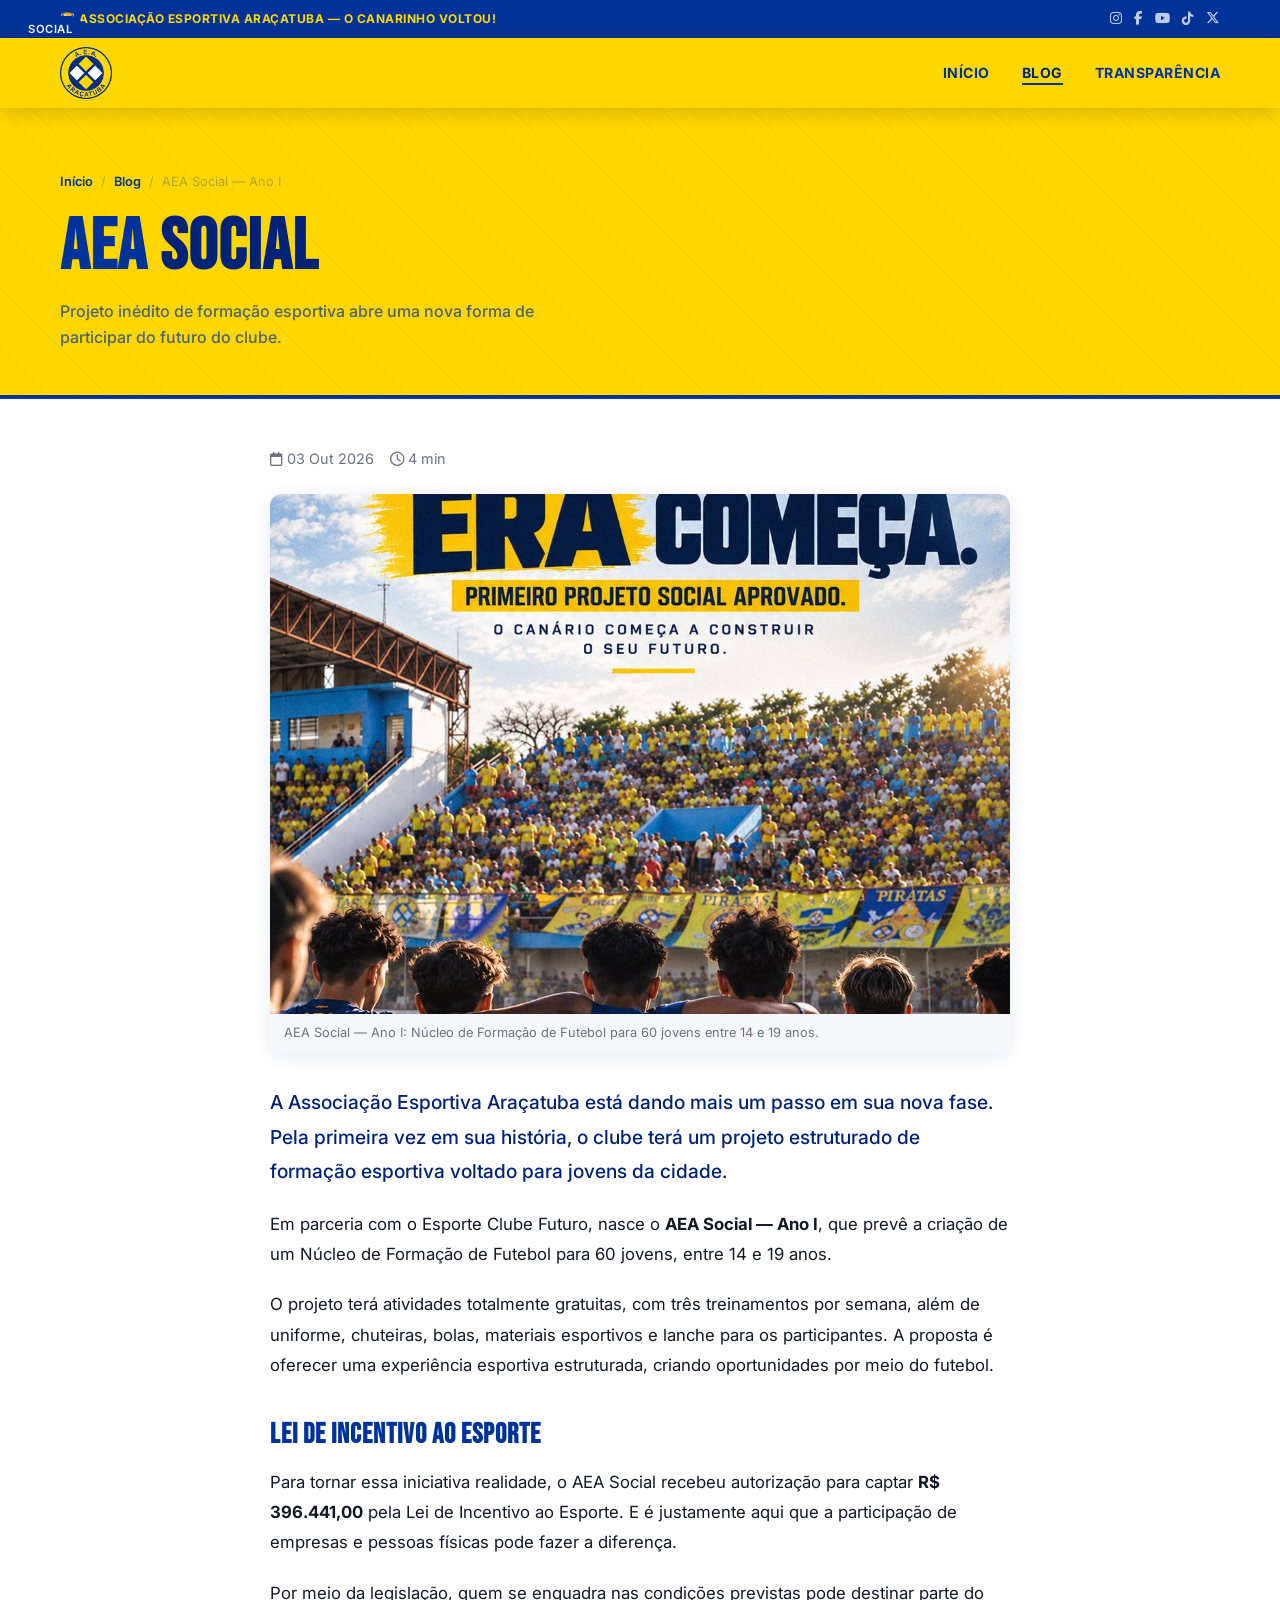
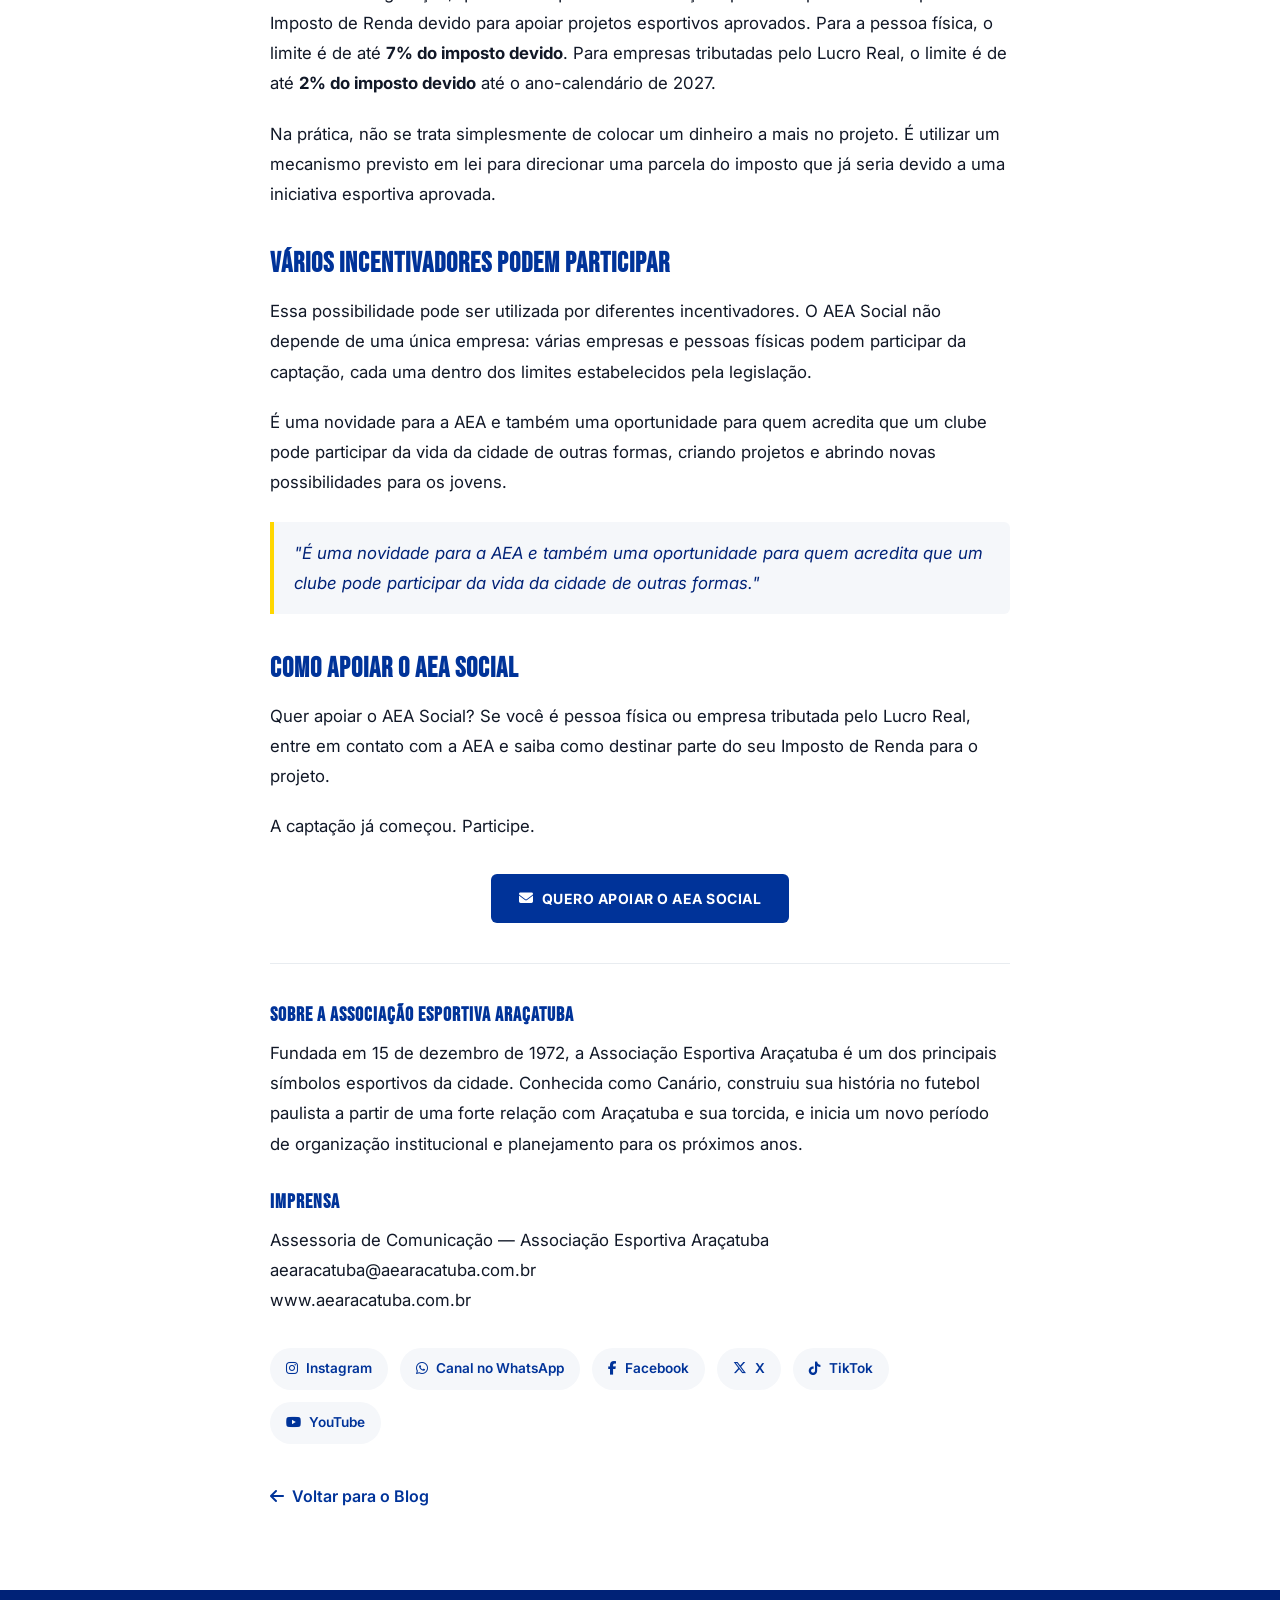
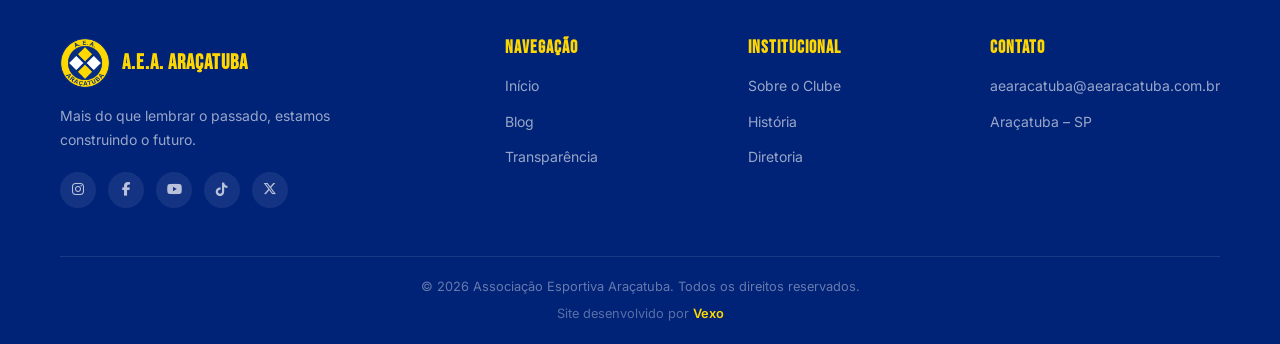
<file: aea-social-projeto-formacao.html>
<!DOCTYPE html>
<html lang="pt-BR">
<head>
  <meta charset="UTF-8" />
  <meta name="viewport" content="width=device-width, initial-scale=1.0" />
  <title>AEA apresenta projeto inédito e abre caminho para uma nova forma de participar do futuro do clube – AEA Araçatuba</title>
  <meta name="description" content="Pela primeira vez em sua história, a AEA terá um projeto estruturado de formação esportiva voltado para jovens da cidade. O AEA Social — Ano I prevê a criação de um Núcleo de Formação de Futebol para 60 jovens entre 14 e 19 anos." />
  <link rel="icon" type="image/png" href="assets/logo.png" />
  <link rel="stylesheet" href="css/style.css" />
  <link rel="stylesheet" href="https://cdnjs.cloudflare.com/ajax/libs/font-awesome/6.5.0/css/all.min.css" />

  <meta property="og:type" content="article" />
  <meta property="og:title" content="AEA apresenta projeto inédito e abre caminho para uma nova forma de participar do futuro do clube" />
  <meta property="og:description" content="Pela primeira vez em sua história, a AEA terá um projeto estruturado de formação esportiva voltado para jovens da cidade. O AEA Social — Ano I prevê a criação de um Núcleo de Formação de Futebol para 60 jovens entre 14 e 19 anos." />
  <meta property="og:image" content="assets/aea-home-projetosocial.jpeg" />
  <meta property="og:url" content="https://aearacatuba.com.br/aea-social-projeto-formacao.html" />
</head>
<body>

<div class="topbar">
  <div class="container">
    <p class="topbar-text">🏆 Associação Esportiva Araçatuba — O Canarinho Voltou!</p>
    <div class="social-links">
      <a href="https://www.instagram.com/aearacatubaofc/" target="_blank" rel="noopener" aria-label="Instagram"><i class="fab fa-instagram"></i></a>
      <a href="https://www.facebook.com/aearacatubaofc/" target="_blank" rel="noopener" aria-label="Facebook"><i class="fab fa-facebook-f"></i></a>
      <a href="https://www.youtube.com/@AEATVOficial" target="_blank" rel="noopener" aria-label="YouTube"><i class="fab fa-youtube"></i></a>
      <a href="https://www.tiktok.com/@aearacatubaofc" target="_blank" rel="noopener" aria-label="TikTok"><i class="fab fa-tiktok"></i></a>
      <a href="https://x.com/aearacatubaofc" target="_blank" rel="noopener" aria-label="X / Twitter"><i class="fab fa-x-twitter"></i></a>
    </div>
  </div>
</div>

<nav class="navbar">
  <div class="container nav-inner">
    <a href="index.html" class="nav-logo">
      <img src="assets/logo.png" alt="AEA Araçatuba" />
    </a>
    <ul class="nav-links">
      <li><a href="index.html">Início</a></li>
      <li><a href="blog.html" class="active">Blog</a></li>
      <li><a href="transparencia.html">Transparência</a></li>
    </ul>
    <button class="hamburger" aria-label="Menu">
      <span></span><span></span><span></span>
    </button>
  </div>
  <div class="mobile-nav">
    <div class="container">
      <a href="index.html">Início</a>
      <a href="blog.html">Blog</a>
      <a href="transparencia.html">Transparência</a>
    </div>
  </div>
</nav>

<div class="page-banner">
  <div class="page-banner-pattern"></div>
  <div class="container page-banner-content">
    <nav class="page-banner-breadcrumb" aria-label="Breadcrumb">
      <a href="index.html">Início</a>
      <span>/</span>
      <a href="blog.html">Blog</a>
      <span>/</span>
      <span>AEA Social — Ano I</span>
    </nav>
    <h1>AEA <em>Social</em></h1>
    <p>Projeto inédito de formação esportiva abre uma nova forma de participar do futuro do clube.</p>
  </div>
</div>

<div class="blog-post-page">
  <div class="container blog-post-layout">

    <article class="blog-post">

      <div class="blog-post-meta">
        <span class="blog-card-tag">Social</span>
        <span><i class="far fa-calendar"></i> 03 Out 2026</span>
        <span><i class="far fa-clock"></i> 4 min</span>
      </div>

      <figure class="blog-post-cover">
        <img src="assets/aea-home-projetosocial.jpeg" alt="AEA Social — Núcleo de Formação de Futebol para jovens de Araçatuba" />
        <figcaption>AEA Social — Ano I: Núcleo de Formação de Futebol para 60 jovens entre 14 e 19 anos.</figcaption>
      </figure>

      <div class="blog-post-content">

        <p class="blog-post-lead">A Associação Esportiva Araçatuba está dando mais um passo em sua nova fase. Pela primeira vez em sua história, o clube terá um projeto estruturado de formação esportiva voltado para jovens da cidade.</p>

        <p>Em parceria com o Esporte Clube Futuro, nasce o <strong>AEA Social — Ano I</strong>, que prevê a criação de um Núcleo de Formação de Futebol para 60 jovens, entre 14 e 19 anos.</p>

        <p>O projeto terá atividades totalmente gratuitas, com três treinamentos por semana, além de uniforme, chuteiras, bolas, materiais esportivos e lanche para os participantes. A proposta é oferecer uma experiência esportiva estruturada, criando oportunidades por meio do futebol.</p>

        <h2>Lei de Incentivo ao Esporte</h2>

        <p>Para tornar essa iniciativa realidade, o AEA Social recebeu autorização para captar <strong>R$ 396.441,00</strong> pela Lei de Incentivo ao Esporte. E é justamente aqui que a participação de empresas e pessoas físicas pode fazer a diferença.</p>

        <p>Por meio da legislação, quem se enquadra nas condições previstas pode destinar parte do Imposto de Renda devido para apoiar projetos esportivos aprovados. Para a pessoa física, o limite é de até <strong>7% do imposto devido</strong>. Para empresas tributadas pelo Lucro Real, o limite é de até <strong>2% do imposto devido</strong> até o ano-calendário de 2027.</p>

        <p>Na prática, não se trata simplesmente de colocar um dinheiro a mais no projeto. É utilizar um mecanismo previsto em lei para direcionar uma parcela do imposto que já seria devido a uma iniciativa esportiva aprovada.</p>

        <h2>Vários incentivadores podem participar</h2>

        <p>Essa possibilidade pode ser utilizada por diferentes incentivadores. O AEA Social não depende de uma única empresa: várias empresas e pessoas físicas podem participar da captação, cada uma dentro dos limites estabelecidos pela legislação.</p>

        <p>É uma novidade para a AEA e também uma oportunidade para quem acredita que um clube pode participar da vida da cidade de outras formas, criando projetos e abrindo novas possibilidades para os jovens.</p>

        <blockquote>"É uma novidade para a AEA e também uma oportunidade para quem acredita que um clube pode participar da vida da cidade de outras formas."</blockquote>

        <h2>Como apoiar o AEA Social</h2>

        <p>Quer apoiar o AEA Social? Se você é pessoa física ou empresa tributada pelo Lucro Real, entre em contato com a AEA e saiba como destinar parte do seu Imposto de Renda para o projeto.</p>

        <p>A captação já começou. Participe.</p>

        <div style="margin: 2rem 0; text-align: center;">
          <a href="mailto:aearacatuba@aearacatuba.com.br" class="btn btn-blue">
            <i class="fas fa-envelope"></i> Quero apoiar o AEA Social
          </a>
        </div>

        <hr class="blog-post-divider" />

        <h3>Sobre a Associação Esportiva Araçatuba</h3>
        <p>Fundada em 15 de dezembro de 1972, a Associação Esportiva Araçatuba é um dos principais símbolos esportivos da cidade. Conhecida como Canário, construiu sua história no futebol paulista a partir de uma forte relação com Araçatuba e sua torcida, e inicia um novo período de organização institucional e planejamento para os próximos anos.</p>

        <h3>Imprensa</h3>
        <p>Assessoria de Comunicação — Associação Esportiva Araçatuba<br />
        <a href="mailto:aearacatuba@aearacatuba.com.br">aearacatuba@aearacatuba.com.br</a><br />
        <a href="https://www.aearacatuba.com.br" target="_blank" rel="noopener">www.aearacatuba.com.br</a></p>

        <div class="blog-post-social">
          <a href="https://www.instagram.com/aearacatubaofc/" target="_blank" rel="noopener"><i class="fab fa-instagram"></i> Instagram</a>
          <a href="https://whatsapp.com/channel/0029VbDa82U59PwUUMf97y1V" target="_blank" rel="noopener"><i class="fab fa-whatsapp"></i> Canal no WhatsApp</a>
          <a href="https://www.facebook.com/aearacatubaofc/" target="_blank" rel="noopener"><i class="fab fa-facebook-f"></i> Facebook</a>
          <a href="https://x.com/aearacatubaofc" target="_blank" rel="noopener"><i class="fab fa-x-twitter"></i> X</a>
          <a href="https://www.tiktok.com/@aearacatubaofc" target="_blank" rel="noopener"><i class="fab fa-tiktok"></i> TikTok</a>
          <a href="https://www.youtube.com/@AEATVOficial" target="_blank" rel="noopener"><i class="fab fa-youtube"></i> YouTube</a>
        </div>

      </div>

      <a href="blog.html" class="blog-post-back"><i class="fas fa-arrow-left"></i> Voltar para o Blog</a>

    </article>

  </div>
</div>

<footer class="footer">
  <div class="container">
    <div class="footer-top">
      <div class="footer-brand">
        <div class="footer-brand-logo">
          <img src="assets/logo.png" alt="Logo AEA" />
          <strong>A.E.A. Araçatuba</strong>
        </div>
        <p>Mais do que lembrar o passado, estamos construindo o futuro.</p>
        <div class="footer-social">
          <a href="https://www.instagram.com/aearacatubaofc/" target="_blank" rel="noopener" aria-label="Instagram"><i class="fab fa-instagram"></i></a>
          <a href="https://www.facebook.com/aearacatubaofc/" target="_blank" rel="noopener" aria-label="Facebook"><i class="fab fa-facebook-f"></i></a>
          <a href="https://www.youtube.com/@AEATVOficial" target="_blank" rel="noopener" aria-label="YouTube"><i class="fab fa-youtube"></i></a>
          <a href="https://www.tiktok.com/@aearacatubaofc" target="_blank" rel="noopener" aria-label="TikTok"><i class="fab fa-tiktok"></i></a>
          <a href="https://x.com/aearacatubaofc" target="_blank" rel="noopener" aria-label="X"><i class="fab fa-x-twitter"></i></a>
        </div>
      </div>
      <div class="footer-col">
        <h4>Navegação</h4>
        <ul>
          <li><a href="index.html">Início</a></li>
          <li><a href="blog.html">Blog</a></li>
          <li><a href="transparencia.html">Transparência</a></li>
        </ul>
      </div>
      <div class="footer-col">
        <h4>Institucional</h4>
        <ul>
          <li><a href="#">Sobre o Clube</a></li>
          <li><a href="#">História</a></li>
          <li><a href="#">Diretoria</a></li>
        </ul>
      </div>
      <div class="footer-col">
        <h4>Contato</h4>
        <ul>
          <li><a href="mailto:aearacatuba@aearacatuba.com.br">aearacatuba@aearacatuba.com.br</a></li>
          <li><a href="#">Araçatuba – SP</a></li>
        </ul>
      </div>
    </div>
    <div class="footer-bottom">
      <p>© 2026 Associação Esportiva Araçatuba. Todos os direitos reservados.</p>
      <p class="vexo-credit">Site desenvolvido por <a href="https://byvexo.com.br/" target="_blank" rel="noopener">Vexo</a></p>
    </div>
  </div>
</footer>

<script src="js/main.js"></script>
</body>
</html>
</file>
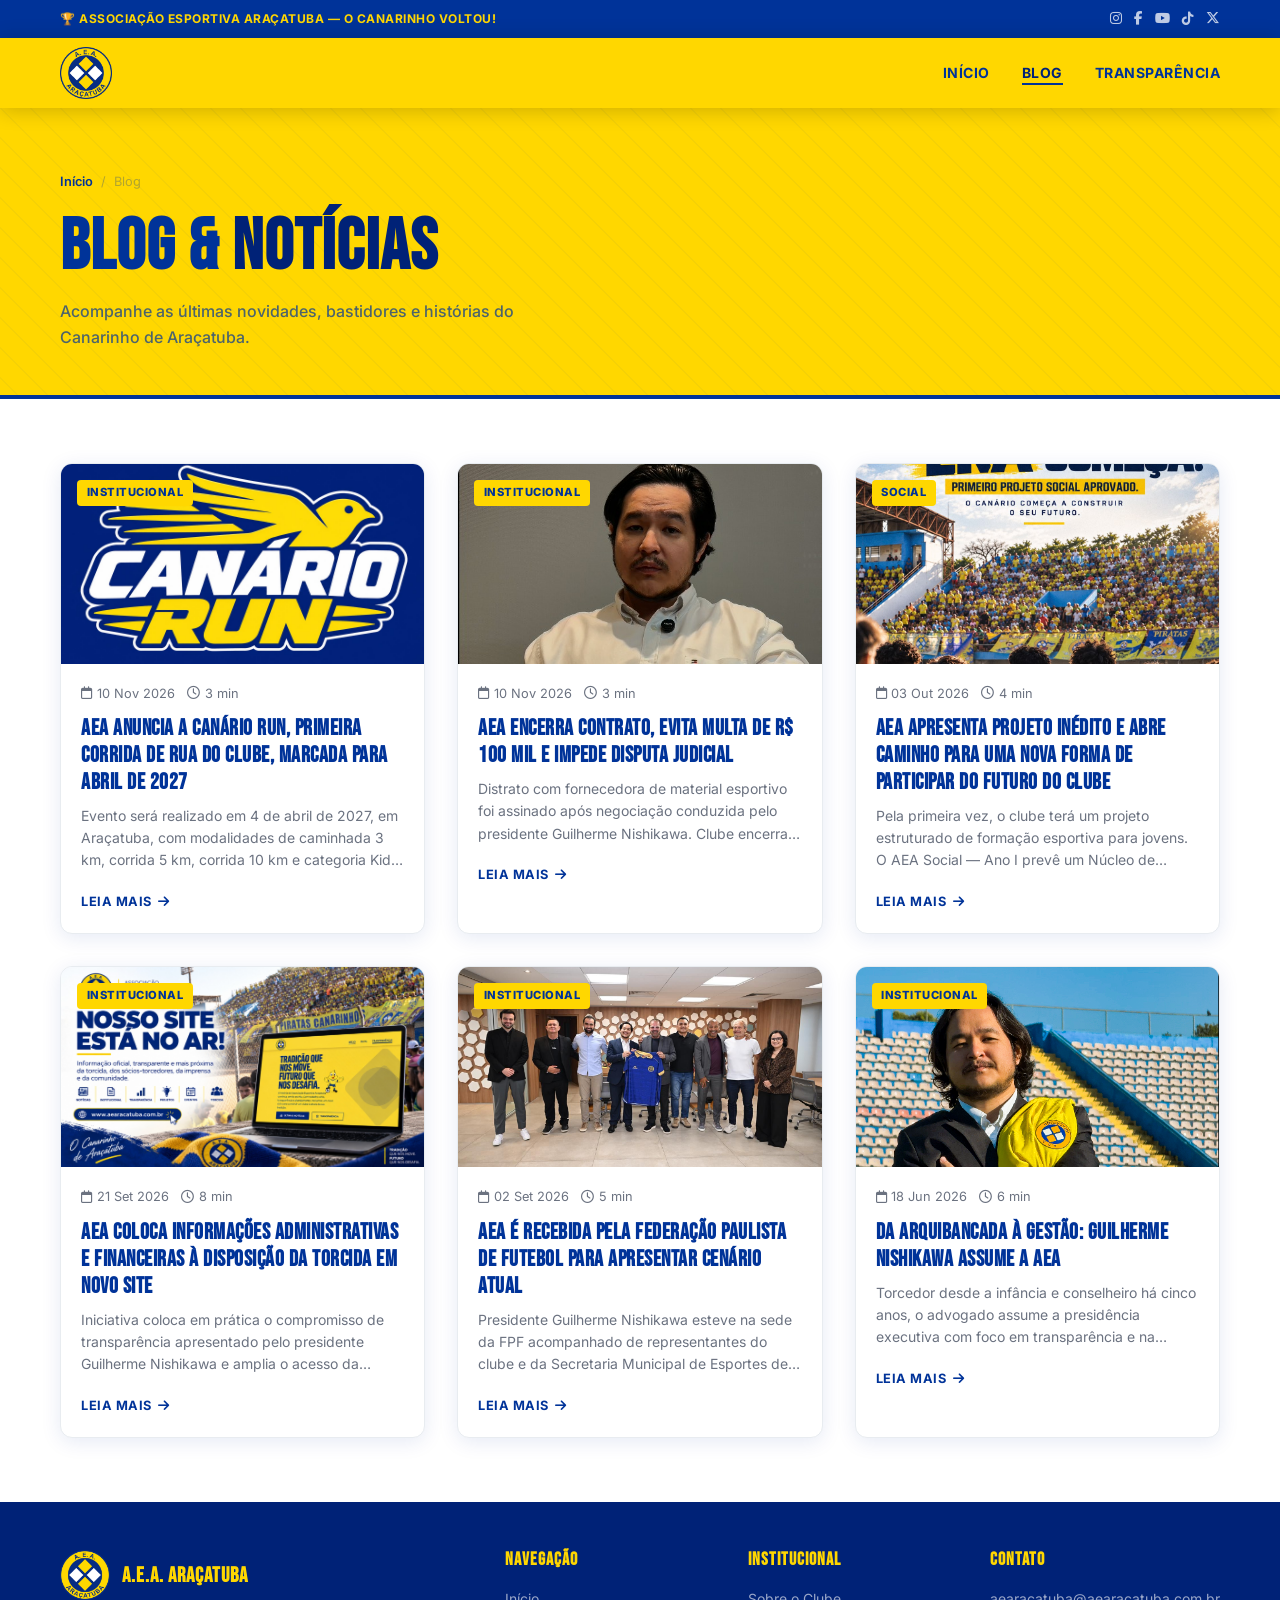
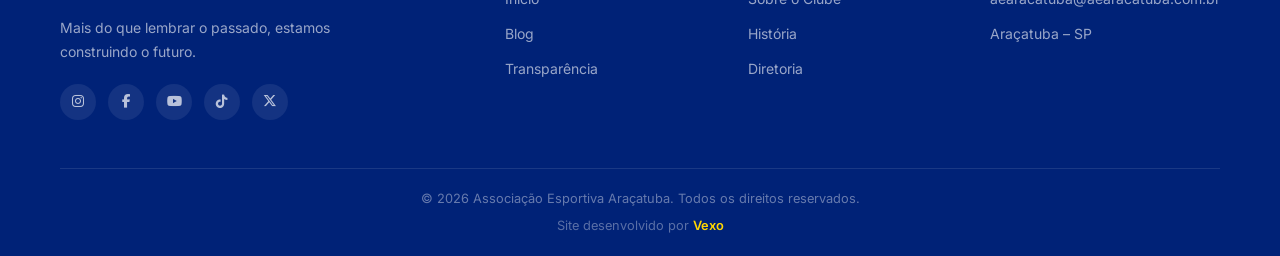
<file: blog.html>
<!DOCTYPE html>
<html lang="pt-BR">
<head>
  <meta charset="UTF-8" />
  <meta name="viewport" content="width=device-width, initial-scale=1.0" />
  <title>Blog – AEA Araçatuba</title>
  <meta name="description" content="Últimas notícias e novidades da Associação Esportiva Araçatuba." />
  <link rel="icon" type="image/png" href="assets/logo.png" />
  <link rel="stylesheet" href="css/style.css" />
  <link rel="stylesheet" href="https://cdnjs.cloudflare.com/ajax/libs/font-awesome/6.5.0/css/all.min.css" />
</head>
<body>

<div class="topbar">
  <div class="container">
    <p class="topbar-text">🏆 Associação Esportiva Araçatuba — O Canarinho Voltou!</p>
    <div class="social-links">
      <a href="#" aria-label="Instagram"><i class="fab fa-instagram"></i></a>
      <a href="#" aria-label="Facebook"><i class="fab fa-facebook-f"></i></a>
      <a href="#" aria-label="YouTube"><i class="fab fa-youtube"></i></a>
      <a href="https://www.tiktok.com/@aearacatubaofc" aria-label="TikTok" target="_blank" rel="noopener"><i class="fab fa-tiktok"></i></a>
      <a href="#" aria-label="X / Twitter"><i class="fab fa-x-twitter"></i></a>
    </div>
  </div>
</div>

<nav class="navbar">
  <div class="container nav-inner">
    <a href="index.html" class="nav-logo">
      <img src="assets/logo.png" alt="AEA Araçatuba" />
    </a>
    <ul class="nav-links">
      <li><a href="index.html">Início</a></li>
      <li><a href="blog.html" class="active">Blog</a></li>
      <li><a href="transparencia.html">Transparência</a></li>
    </ul>
    <button class="hamburger" aria-label="Menu">
      <span></span><span></span><span></span>
    </button>
  </div>
  <div class="mobile-nav">
    <div class="container">
      <a href="index.html">Início</a>
      <a href="blog.html">Blog</a>
      <a href="transparencia.html">Transparência</a>
    </div>
  </div>
</nav>

<div class="page-banner">
  <div class="page-banner-pattern"></div>
  <div class="container page-banner-content">
    <nav class="page-banner-breadcrumb" aria-label="Breadcrumb">
      <a href="index.html">Início</a>
      <span>/</span>
      <span>Blog</span>
    </nav>
    <h1>Blog & <em>Notícias</em></h1>
    <p>Acompanhe as últimas novidades, bastidores e histórias do Canarinho de Araçatuba.</p>
  </div>
</div>

<div class="blog-page-grid">
  <div class="container">
    <div class="blog-grid">

      <article class="blog-card fade-up">
        <div class="blog-card-img">
          <img src="assets/blog/canario-run-logo.jpeg" alt="Canário Run — Primeira corrida de rua da AEA Araçatuba" style="width:100%;height:100%;object-fit:cover;" />
          <span class="blog-card-tag">Institucional</span>
        </div>
        <div class="blog-card-body">
          <div class="blog-card-meta">
            <span><i class="far fa-calendar"></i> 10 Nov 2026</span>
            <span><i class="far fa-clock"></i> 3 min</span>
          </div>
          <h3>AEA anuncia a Canário Run, primeira corrida de rua do clube, marcada para abril de 2027</h3>
          <p>Evento será realizado em 4 de abril de 2027, em Araçatuba, com modalidades de caminhada 3 km, corrida 5 km, corrida 10 km e categoria Kids, em parceria com a Data Click Run.</p>
          <a href="aea-canario-run-2027.html" class="blog-card-link">Leia mais <i class="fas fa-arrow-right"></i></a>
        </div>
      </article>

      <article class="blog-card fade-up">
        <div class="blog-card-img">
          <img src="assets/blog/aea-distrato-fornecedora.jpeg" alt="AEA encerra contrato e evita multa de R$ 100 mil" style="width:100%;height:100%;object-fit:cover;" />
          <span class="blog-card-tag">Institucional</span>
        </div>
        <div class="blog-card-body">
          <div class="blog-card-meta">
            <span><i class="far fa-calendar"></i> 10 Nov 2026</span>
            <span><i class="far fa-clock"></i> 3 min</span>
          </div>
          <h3>AEA encerra contrato, evita multa de R$ 100 mil e impede disputa judicial</h3>
          <p>Distrato com fornecedora de material esportivo foi assinado após negociação conduzida pelo presidente Guilherme Nishikawa. Clube encerra questão sem pagar penalidade.</p>
          <a href="aea-distrato-contrato-fornecedora.html" class="blog-card-link">Leia mais <i class="fas fa-arrow-right"></i></a>
        </div>
      </article>

      <article class="blog-card fade-up">
        <div class="blog-card-img">
          <img src="assets/aea-home-projetosocial.jpeg" alt="AEA Social — Núcleo de Formação de Futebol" style="width:100%;height:100%;object-fit:cover;" />
          <span class="blog-card-tag">Social</span>
        </div>
        <div class="blog-card-body">
          <div class="blog-card-meta">
            <span><i class="far fa-calendar"></i> 03 Out 2026</span>
            <span><i class="far fa-clock"></i> 4 min</span>
          </div>
          <h3>AEA Apresenta Projeto Inédito e Abre Caminho para uma Nova Forma de Participar do Futuro do Clube</h3>
          <p>Pela primeira vez, o clube terá um projeto estruturado de formação esportiva para jovens. O AEA Social — Ano I prevê um Núcleo de Futebol para 60 jovens entre 14 e 19 anos, com captação via Lei de Incentivo ao Esporte.</p>
          <a href="aea-social-projeto-formacao.html" class="blog-card-link">Leia mais <i class="fas fa-arrow-right"></i></a>
        </div>
      </article>

      <article class="blog-card fade-up">
        <div class="blog-card-img">
          <img src="assets/blog/aea-novo-site-transparencia.jpeg" alt="Novo site oficial da AEA com área de transparência" style="width:100%;height:100%;object-fit:cover;" />
          <span class="blog-card-tag">Institucional</span>
        </div>
        <div class="blog-card-body">
          <div class="blog-card-meta">
            <span><i class="far fa-calendar"></i> 21 Set 2026</span>
            <span><i class="far fa-clock"></i> 8 min</span>
          </div>
          <h3>AEA Coloca Informações Administrativas e Financeiras à Disposição da Torcida em Novo Site</h3>
          <p>Iniciativa coloca em prática o compromisso de transparência apresentado pelo presidente Guilherme Nishikawa e amplia o acesso da torcida, dos sócios e da imprensa às informações do clube.</p>
          <a href="aea-novo-site-transparencia.html" class="blog-card-link">Leia mais <i class="fas fa-arrow-right"></i></a>
        </div>
      </article>

      <article class="blog-card fade-up">
        <div class="blog-card-img">
          <img src="assets/blog/aea-reuniao-fpf.jpeg" alt="Comitiva da AEA na sede da Federação Paulista de Futebol" style="width:100%;height:100%;object-fit:cover;" />
          <span class="blog-card-tag">Institucional</span>
        </div>
        <div class="blog-card-body">
          <div class="blog-card-meta">
            <span><i class="far fa-calendar"></i> 02 Set 2026</span>
            <span><i class="far fa-clock"></i> 5 min</span>
          </div>
          <h3>AEA é Recebida pela Federação Paulista de Futebol para Apresentar Cenário Atual</h3>
          <p>Presidente Guilherme Nishikawa esteve na sede da FPF acompanhado de representantes do clube e da Secretaria Municipal de Esportes de Araçatuba.</p>
          <a href="aea-fpf-reuniao-institucional.html" class="blog-card-link">Leia mais <i class="fas fa-arrow-right"></i></a>
        </div>
      </article>

      <article class="blog-card fade-up">
        <div class="blog-card-img">
          <img src="assets/blog/guilherme-nishikawa-presidente.png" alt="Guilherme Nishikawa, presidente executivo da AEA" style="width:100%;height:100%;object-fit:cover;" />
          <span class="blog-card-tag">Institucional</span>
        </div>
        <div class="blog-card-body">
          <div class="blog-card-meta">
            <span><i class="far fa-calendar"></i> 18 Jun 2026</span>
            <span><i class="far fa-clock"></i> 6 min</span>
          </div>
          <h3>Da Arquibancada à Gestão: Guilherme Nishikawa Assume a AEA</h3>
          <p>Torcedor desde a infância e conselheiro há cinco anos, o advogado assume a presidência executiva com foco em transparência e na reaproximação com a torcida.</p>
          <a href="guilherme-nishikawa-presidente.html" class="blog-card-link">Leia mais <i class="fas fa-arrow-right"></i></a>
        </div>
      </article>

      <!-- notícias ocultas temporariamente -->

    </div>
  </div>
</div>

<footer class="footer">
  <div class="container">
    <div class="footer-top">
      <div class="footer-brand">
        <div class="footer-brand-logo">
          <img src="assets/logo.png" alt="Logo AEA" />
          <strong>A.E.A. Araçatuba</strong>
        </div>
        <p>Mais do que lembrar o passado, estamos construindo o futuro.</p>
        <div class="footer-social">
          <a href="#" aria-label="Instagram"><i class="fab fa-instagram"></i></a>
          <a href="#" aria-label="Facebook"><i class="fab fa-facebook-f"></i></a>
          <a href="#" aria-label="YouTube"><i class="fab fa-youtube"></i></a>
          <a href="https://www.tiktok.com/@aearacatubaofc" aria-label="TikTok" target="_blank" rel="noopener"><i class="fab fa-tiktok"></i></a>
          <a href="#" aria-label="X"><i class="fab fa-x-twitter"></i></a>
        </div>
      </div>
      <div class="footer-col">
        <h4>Navegação</h4>
        <ul>
          <li><a href="index.html">Início</a></li>
          <li><a href="blog.html">Blog</a></li>
          <li><a href="transparencia.html">Transparência</a></li>
        </ul>
      </div>
      <div class="footer-col">
        <h4>Institucional</h4>
        <ul>
          <li><a href="#">Sobre o Clube</a></li>
          <li><a href="#">História</a></li>
          <li><a href="#">Diretoria</a></li>
        </ul>
      </div>
      <div class="footer-col">
        <h4>Contato</h4>
        <ul>
          <li><a href="mailto:aearacatuba@aearacatuba.com.br">aearacatuba@aearacatuba.com.br</a></li>
          <li><a href="#">Araçatuba – SP</a></li>
        </ul>
      </div>
    </div>
    <div class="footer-bottom">
      <p>© 2026 Associação Esportiva Araçatuba. Todos os direitos reservados.</p>
      <p class="vexo-credit">Site desenvolvido por <a href="https://byvexo.com.br/" target="_blank" rel="noopener">Vexo</a></p>
    </div>
  </div>
</footer>

<script src="js/main.js"></script>
</body>
</html>
</file>
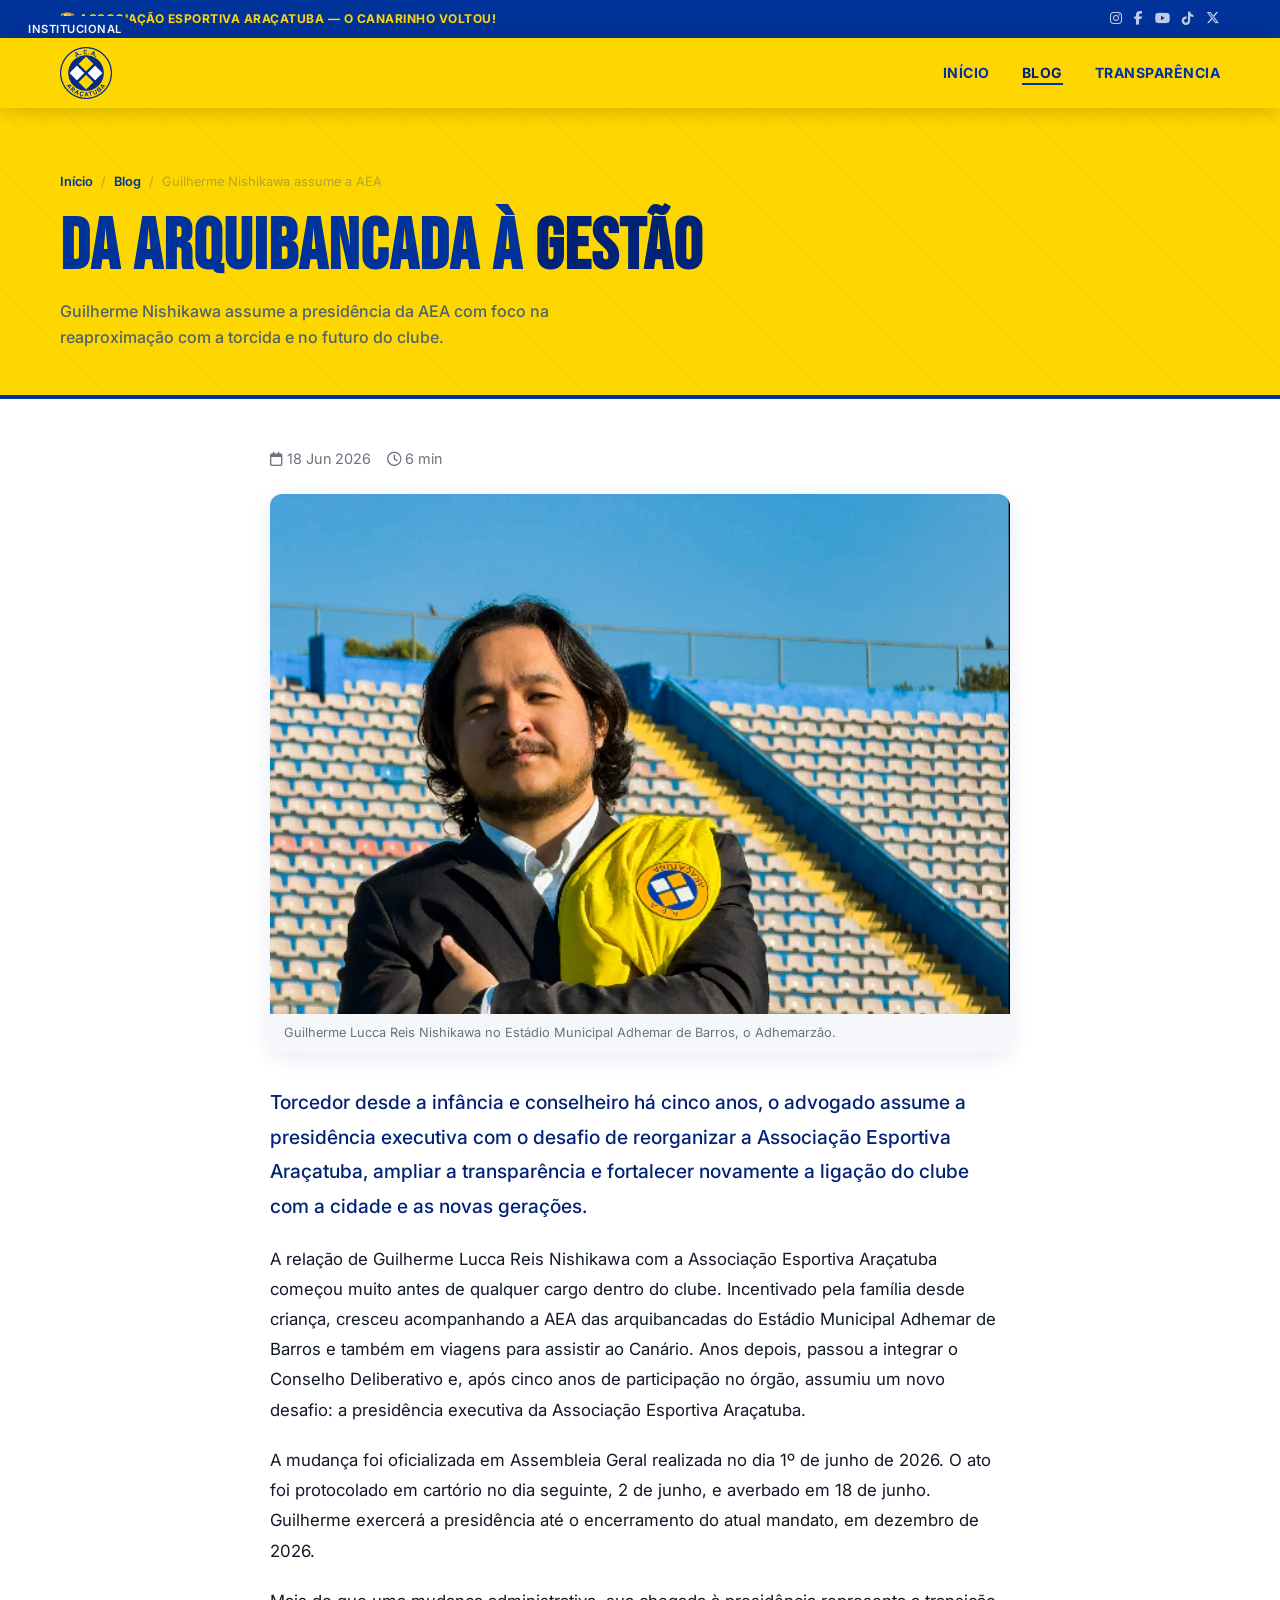
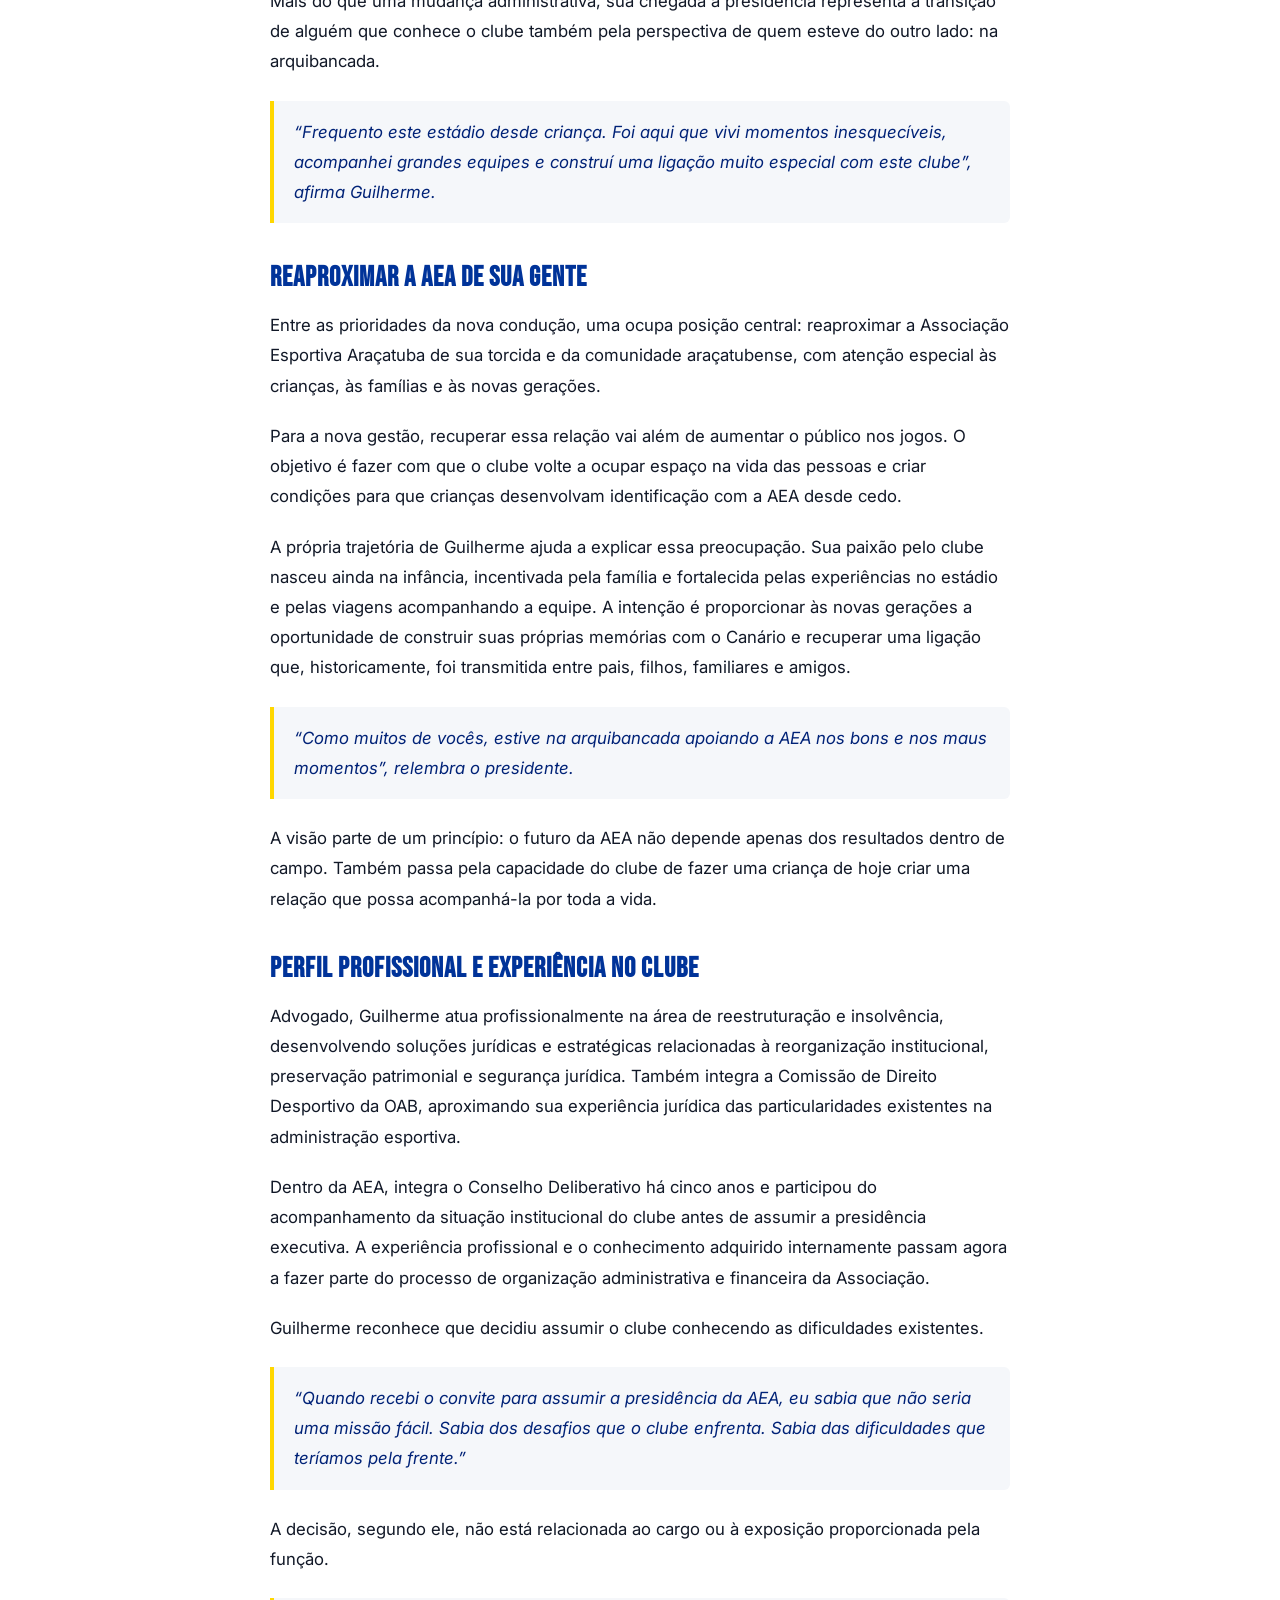
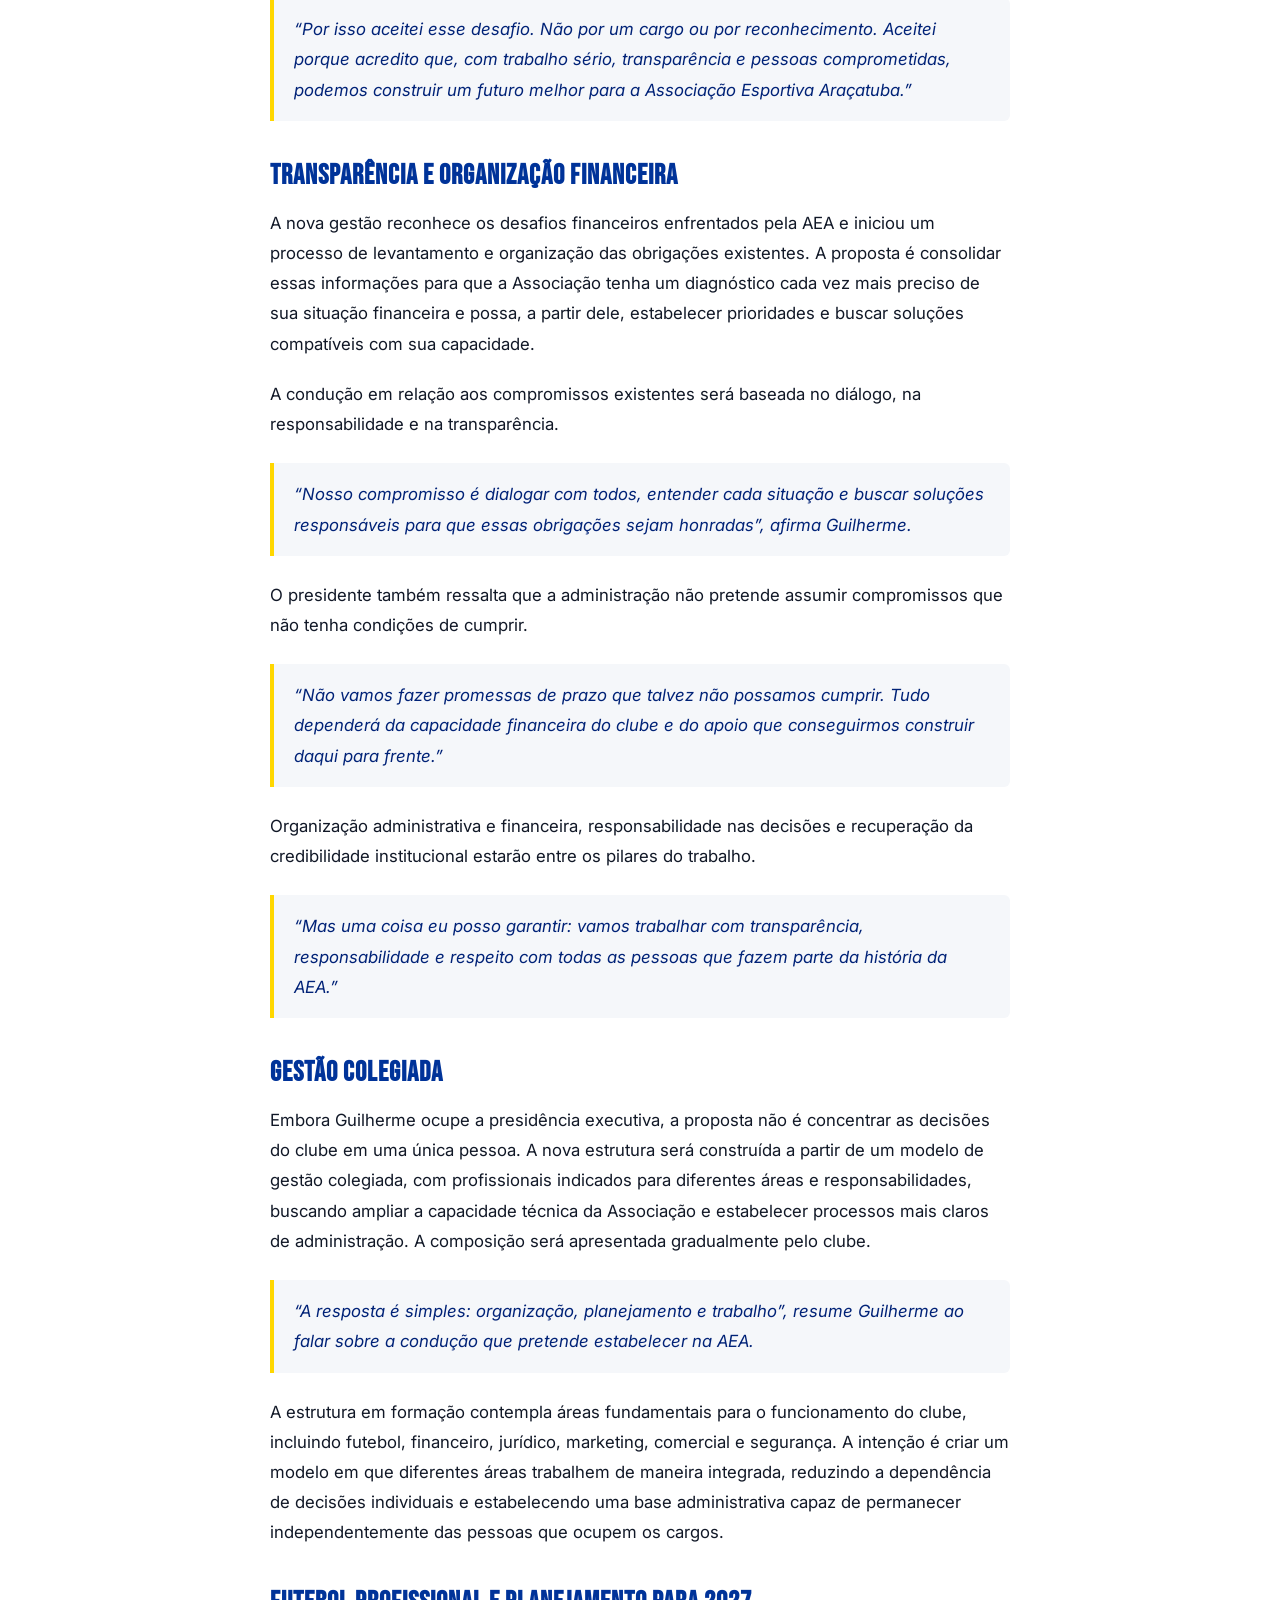
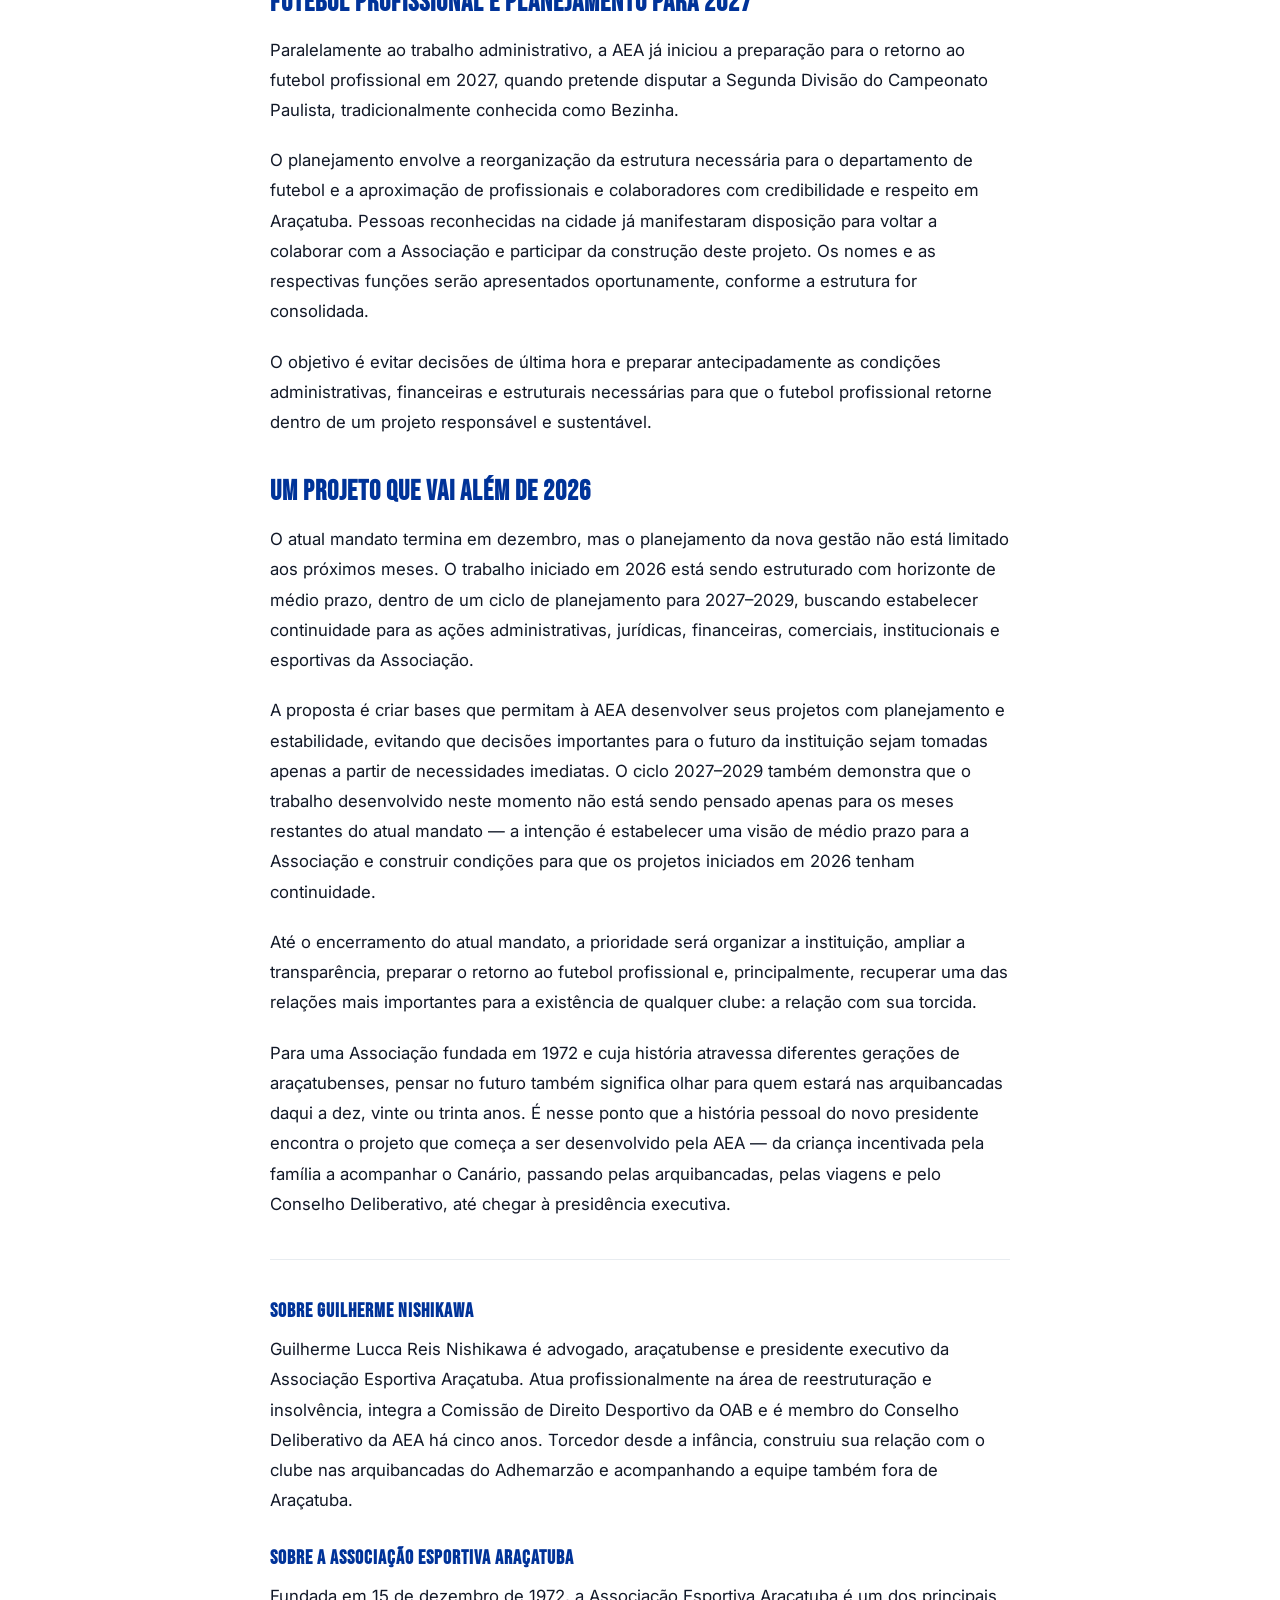
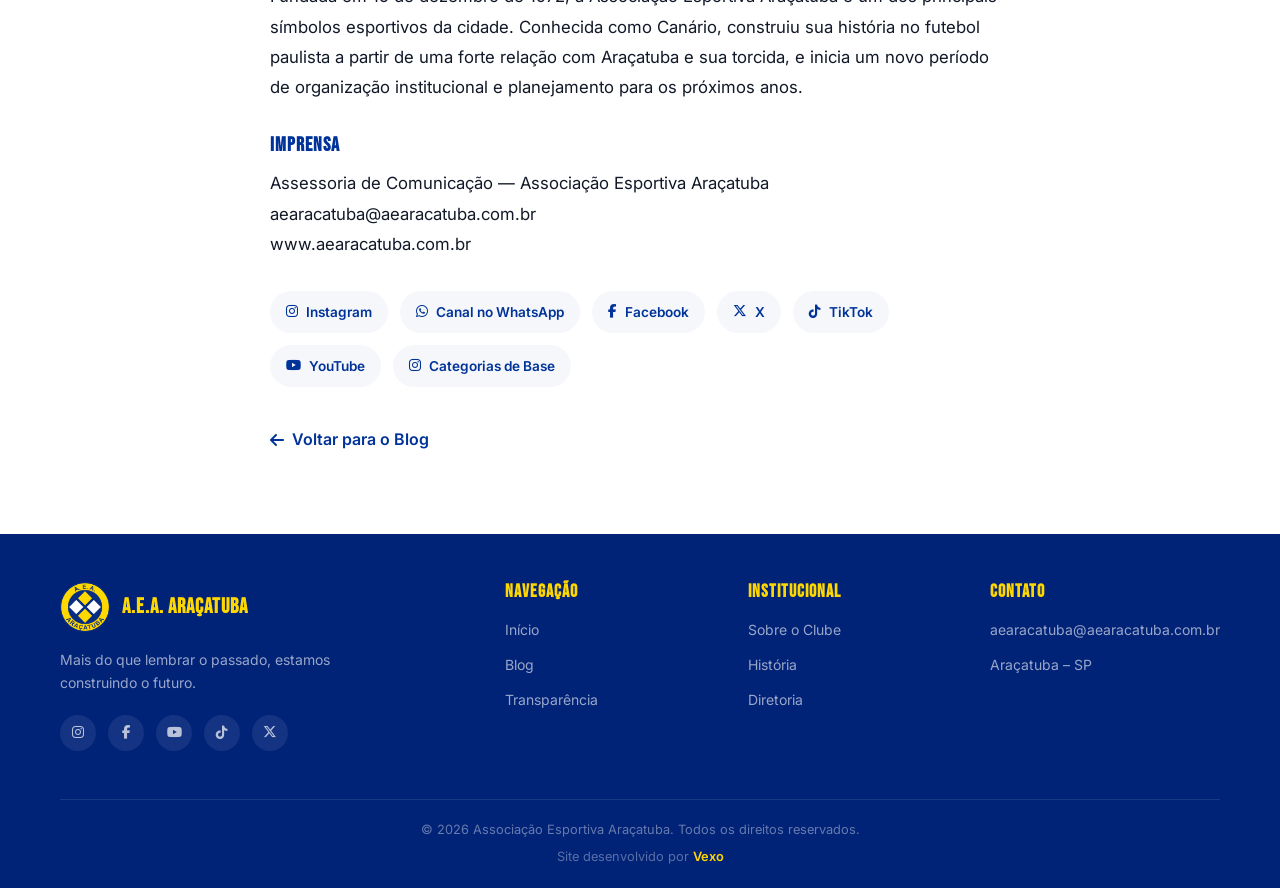
<file: guilherme-nishikawa-presidente.html>
<!DOCTYPE html>
<html lang="pt-BR">
<head>
  <meta charset="UTF-8" />
  <meta name="viewport" content="width=device-width, initial-scale=1.0" />
  <title>Da Arquibancada à Gestão: Guilherme Nishikawa Assume a Presidência da AEA – AEA Araçatuba</title>
  <meta name="description" content="Torcedor desde a infância e conselheiro há cinco anos, o advogado Guilherme Nishikawa assume a presidência executiva da Associação Esportiva Araçatuba com foco em transparência, reaproximação com a torcida e planejamento para 2027–2029." />
  <link rel="icon" type="image/png" href="assets/logo.png" />
  <link rel="stylesheet" href="css/style.css" />
  <link rel="stylesheet" href="https://cdnjs.cloudflare.com/ajax/libs/font-awesome/6.5.0/css/all.min.css" />

  <meta property="og:type" content="article" />
  <meta property="og:title" content="Da Arquibancada à Gestão: Guilherme Nishikawa Assume a Presidência da AEA" />
  <meta property="og:description" content="Advogado e conselheiro há cinco anos, Guilherme Nishikawa assume a presidência executiva da AEA com foco em transparência, reaproximação com a torcida e planejamento para 2027–2029." />
  <meta property="og:image" content="assets/blog/guilherme-nishikawa-presidente.png" />
  <meta property="og:url" content="https://aearacatuba.com.br/guilherme-nishikawa-presidente.html" />
</head>
<body>

<div class="topbar">
  <div class="container">
    <p class="topbar-text">🏆 Associação Esportiva Araçatuba — O Canarinho Voltou!</p>
    <div class="social-links">
      <a href="https://www.instagram.com/aearacatubaofc/" target="_blank" rel="noopener" aria-label="Instagram"><i class="fab fa-instagram"></i></a>
      <a href="https://www.facebook.com/aearacatubaofc/" target="_blank" rel="noopener" aria-label="Facebook"><i class="fab fa-facebook-f"></i></a>
      <a href="https://www.youtube.com/@AEATVOficial" target="_blank" rel="noopener" aria-label="YouTube"><i class="fab fa-youtube"></i></a>
      <a href="https://www.tiktok.com/@aearacatubaofc" target="_blank" rel="noopener" aria-label="TikTok"><i class="fab fa-tiktok"></i></a>
      <a href="https://x.com/aearacatubaofc" target="_blank" rel="noopener" aria-label="X / Twitter"><i class="fab fa-x-twitter"></i></a>
    </div>
  </div>
</div>

<nav class="navbar">
  <div class="container nav-inner">
    <a href="index.html" class="nav-logo">
      <img src="assets/logo.png" alt="AEA Araçatuba" />
    </a>
    <ul class="nav-links">
      <li><a href="index.html">Início</a></li>
      <li><a href="blog.html" class="active">Blog</a></li>
      <li><a href="transparencia.html">Transparência</a></li>
    </ul>
    <button class="hamburger" aria-label="Menu">
      <span></span><span></span><span></span>
    </button>
  </div>
  <div class="mobile-nav">
    <div class="container">
      <a href="index.html">Início</a>
      <a href="blog.html">Blog</a>
      <a href="transparencia.html">Transparência</a>
    </div>
  </div>
</nav>

<div class="page-banner">
  <div class="page-banner-pattern"></div>
  <div class="container page-banner-content">
    <nav class="page-banner-breadcrumb" aria-label="Breadcrumb">
      <a href="index.html">Início</a>
      <span>/</span>
      <a href="blog.html">Blog</a>
      <span>/</span>
      <span>Guilherme Nishikawa assume a AEA</span>
    </nav>
    <h1>Da Arquibancada à <em>Gestão</em></h1>
    <p>Guilherme Nishikawa assume a presidência da AEA com foco na reaproximação com a torcida e no futuro do clube.</p>
  </div>
</div>

<div class="blog-post-page">
  <div class="container blog-post-layout">

    <article class="blog-post">

      <div class="blog-post-meta">
        <span class="blog-card-tag">Institucional</span>
        <span><i class="far fa-calendar"></i> 18 Jun 2026</span>
        <span><i class="far fa-clock"></i> 6 min</span>
      </div>

      <figure class="blog-post-cover">
        <img src="assets/blog/guilherme-nishikawa-presidente.png" alt="Guilherme Nishikawa, presidente executivo da AEA, no Estádio Municipal Adhemar de Barros" />
        <figcaption>Guilherme Lucca Reis Nishikawa no Estádio Municipal Adhemar de Barros, o Adhemarzão.</figcaption>
      </figure>

      <div class="blog-post-content">

        <p class="blog-post-lead">Torcedor desde a infância e conselheiro há cinco anos, o advogado assume a presidência executiva com o desafio de reorganizar a Associação Esportiva Araçatuba, ampliar a transparência e fortalecer novamente a ligação do clube com a cidade e as novas gerações.</p>

        <p>A relação de Guilherme Lucca Reis Nishikawa com a Associação Esportiva Araçatuba começou muito antes de qualquer cargo dentro do clube. Incentivado pela família desde criança, cresceu acompanhando a AEA das arquibancadas do Estádio Municipal Adhemar de Barros e também em viagens para assistir ao Canário. Anos depois, passou a integrar o Conselho Deliberativo e, após cinco anos de participação no órgão, assumiu um novo desafio: a presidência executiva da Associação Esportiva Araçatuba.</p>

        <p>A mudança foi oficializada em Assembleia Geral realizada no dia 1º de junho de 2026. O ato foi protocolado em cartório no dia seguinte, 2 de junho, e averbado em 18 de junho. Guilherme exercerá a presidência até o encerramento do atual mandato, em dezembro de 2026.</p>

        <p>Mais do que uma mudança administrativa, sua chegada à presidência representa a transição de alguém que conhece o clube também pela perspectiva de quem esteve do outro lado: na arquibancada.</p>

        <blockquote>“Frequento este estádio desde criança. Foi aqui que vivi momentos inesquecíveis, acompanhei grandes equipes e construí uma ligação muito especial com este clube”, afirma Guilherme.</blockquote>

        <h2>Reaproximar a AEA de sua gente</h2>

        <p>Entre as prioridades da nova condução, uma ocupa posição central: reaproximar a Associação Esportiva Araçatuba de sua torcida e da comunidade araçatubense, com atenção especial às crianças, às famílias e às novas gerações.</p>

        <p>Para a nova gestão, recuperar essa relação vai além de aumentar o público nos jogos. O objetivo é fazer com que o clube volte a ocupar espaço na vida das pessoas e criar condições para que crianças desenvolvam identificação com a AEA desde cedo.</p>

        <p>A própria trajetória de Guilherme ajuda a explicar essa preocupação. Sua paixão pelo clube nasceu ainda na infância, incentivada pela família e fortalecida pelas experiências no estádio e pelas viagens acompanhando a equipe. A intenção é proporcionar às novas gerações a oportunidade de construir suas próprias memórias com o Canário e recuperar uma ligação que, historicamente, foi transmitida entre pais, filhos, familiares e amigos.</p>

        <blockquote>“Como muitos de vocês, estive na arquibancada apoiando a AEA nos bons e nos maus momentos”, relembra o presidente.</blockquote>

        <p>A visão parte de um princípio: o futuro da AEA não depende apenas dos resultados dentro de campo. Também passa pela capacidade do clube de fazer uma criança de hoje criar uma relação que possa acompanhá-la por toda a vida.</p>

        <h2>Perfil profissional e experiência no clube</h2>

        <p>Advogado, Guilherme atua profissionalmente na área de reestruturação e insolvência, desenvolvendo soluções jurídicas e estratégicas relacionadas à reorganização institucional, preservação patrimonial e segurança jurídica. Também integra a Comissão de Direito Desportivo da OAB, aproximando sua experiência jurídica das particularidades existentes na administração esportiva.</p>

        <p>Dentro da AEA, integra o Conselho Deliberativo há cinco anos e participou do acompanhamento da situação institucional do clube antes de assumir a presidência executiva. A experiência profissional e o conhecimento adquirido internamente passam agora a fazer parte do processo de organização administrativa e financeira da Associação.</p>

        <p>Guilherme reconhece que decidiu assumir o clube conhecendo as dificuldades existentes.</p>

        <blockquote>“Quando recebi o convite para assumir a presidência da AEA, eu sabia que não seria uma missão fácil. Sabia dos desafios que o clube enfrenta. Sabia das dificuldades que teríamos pela frente.”</blockquote>

        <p>A decisão, segundo ele, não está relacionada ao cargo ou à exposição proporcionada pela função.</p>

        <blockquote>“Por isso aceitei esse desafio. Não por um cargo ou por reconhecimento. Aceitei porque acredito que, com trabalho sério, transparência e pessoas comprometidas, podemos construir um futuro melhor para a Associação Esportiva Araçatuba.”</blockquote>

        <h2>Transparência e organização financeira</h2>

        <p>A nova gestão reconhece os desafios financeiros enfrentados pela AEA e iniciou um processo de levantamento e organização das obrigações existentes. A proposta é consolidar essas informações para que a Associação tenha um diagnóstico cada vez mais preciso de sua situação financeira e possa, a partir dele, estabelecer prioridades e buscar soluções compatíveis com sua capacidade.</p>

        <p>A condução em relação aos compromissos existentes será baseada no diálogo, na responsabilidade e na transparência.</p>

        <blockquote>“Nosso compromisso é dialogar com todos, entender cada situação e buscar soluções responsáveis para que essas obrigações sejam honradas”, afirma Guilherme.</blockquote>

        <p>O presidente também ressalta que a administração não pretende assumir compromissos que não tenha condições de cumprir.</p>

        <blockquote>“Não vamos fazer promessas de prazo que talvez não possamos cumprir. Tudo dependerá da capacidade financeira do clube e do apoio que conseguirmos construir daqui para frente.”</blockquote>

        <p>Organização administrativa e financeira, responsabilidade nas decisões e recuperação da credibilidade institucional estarão entre os pilares do trabalho.</p>

        <blockquote>“Mas uma coisa eu posso garantir: vamos trabalhar com transparência, responsabilidade e respeito com todas as pessoas que fazem parte da história da AEA.”</blockquote>

        <h2>Gestão colegiada</h2>

        <p>Embora Guilherme ocupe a presidência executiva, a proposta não é concentrar as decisões do clube em uma única pessoa. A nova estrutura será construída a partir de um modelo de gestão colegiada, com profissionais indicados para diferentes áreas e responsabilidades, buscando ampliar a capacidade técnica da Associação e estabelecer processos mais claros de administração. A composição será apresentada gradualmente pelo clube.</p>

        <blockquote>“A resposta é simples: organização, planejamento e trabalho”, resume Guilherme ao falar sobre a condução que pretende estabelecer na AEA.</blockquote>

        <p>A estrutura em formação contempla áreas fundamentais para o funcionamento do clube, incluindo futebol, financeiro, jurídico, marketing, comercial e segurança. A intenção é criar um modelo em que diferentes áreas trabalhem de maneira integrada, reduzindo a dependência de decisões individuais e estabelecendo uma base administrativa capaz de permanecer independentemente das pessoas que ocupem os cargos.</p>

        <h2>Futebol profissional e planejamento para 2027</h2>

        <p>Paralelamente ao trabalho administrativo, a AEA já iniciou a preparação para o retorno ao futebol profissional em 2027, quando pretende disputar a Segunda Divisão do Campeonato Paulista, tradicionalmente conhecida como Bezinha.</p>

        <p>O planejamento envolve a reorganização da estrutura necessária para o departamento de futebol e a aproximação de profissionais e colaboradores com credibilidade e respeito em Araçatuba. Pessoas reconhecidas na cidade já manifestaram disposição para voltar a colaborar com a Associação e participar da construção deste projeto. Os nomes e as respectivas funções serão apresentados oportunamente, conforme a estrutura for consolidada.</p>

        <p>O objetivo é evitar decisões de última hora e preparar antecipadamente as condições administrativas, financeiras e estruturais necessárias para que o futebol profissional retorne dentro de um projeto responsável e sustentável.</p>

        <h2>Um projeto que vai além de 2026</h2>

        <p>O atual mandato termina em dezembro, mas o planejamento da nova gestão não está limitado aos próximos meses. O trabalho iniciado em 2026 está sendo estruturado com horizonte de médio prazo, dentro de um ciclo de planejamento para 2027–2029, buscando estabelecer continuidade para as ações administrativas, jurídicas, financeiras, comerciais, institucionais e esportivas da Associação.</p>

        <p>A proposta é criar bases que permitam à AEA desenvolver seus projetos com planejamento e estabilidade, evitando que decisões importantes para o futuro da instituição sejam tomadas apenas a partir de necessidades imediatas. O ciclo 2027–2029 também demonstra que o trabalho desenvolvido neste momento não está sendo pensado apenas para os meses restantes do atual mandato — a intenção é estabelecer uma visão de médio prazo para a Associação e construir condições para que os projetos iniciados em 2026 tenham continuidade.</p>

        <p>Até o encerramento do atual mandato, a prioridade será organizar a instituição, ampliar a transparência, preparar o retorno ao futebol profissional e, principalmente, recuperar uma das relações mais importantes para a existência de qualquer clube: a relação com sua torcida.</p>

        <p>Para uma Associação fundada em 1972 e cuja história atravessa diferentes gerações de araçatubenses, pensar no futuro também significa olhar para quem estará nas arquibancadas daqui a dez, vinte ou trinta anos. É nesse ponto que a história pessoal do novo presidente encontra o projeto que começa a ser desenvolvido pela AEA — da criança incentivada pela família a acompanhar o Canário, passando pelas arquibancadas, pelas viagens e pelo Conselho Deliberativo, até chegar à presidência executiva.</p>

        <hr class="blog-post-divider" />

        <h3>Sobre Guilherme Nishikawa</h3>
        <p>Guilherme Lucca Reis Nishikawa é advogado, araçatubense e presidente executivo da Associação Esportiva Araçatuba. Atua profissionalmente na área de reestruturação e insolvência, integra a Comissão de Direito Desportivo da OAB e é membro do Conselho Deliberativo da AEA há cinco anos. Torcedor desde a infância, construiu sua relação com o clube nas arquibancadas do Adhemarzão e acompanhando a equipe também fora de Araçatuba.</p>

        <h3>Sobre a Associação Esportiva Araçatuba</h3>
        <p>Fundada em 15 de dezembro de 1972, a Associação Esportiva Araçatuba é um dos principais símbolos esportivos da cidade. Conhecida como Canário, construiu sua história no futebol paulista a partir de uma forte relação com Araçatuba e sua torcida, e inicia um novo período de organização institucional e planejamento para os próximos anos.</p>

        <h3>Imprensa</h3>
        <p>Assessoria de Comunicação — Associação Esportiva Araçatuba<br />
        <a href="mailto:aearacatuba@aearacatuba.com.br">aearacatuba@aearacatuba.com.br</a><br />
        <a href="https://www.aearacatuba.com.br" target="_blank" rel="noopener">www.aearacatuba.com.br</a></p>

        <div class="blog-post-social">
          <a href="https://www.instagram.com/aearacatubaofc/" target="_blank" rel="noopener"><i class="fab fa-instagram"></i> Instagram</a>
          <a href="https://whatsapp.com/channel/0029VbDa82U59PwUUMf97y1V" target="_blank" rel="noopener"><i class="fab fa-whatsapp"></i> Canal no WhatsApp</a>
          <a href="https://www.facebook.com/aearacatubaofc/" target="_blank" rel="noopener"><i class="fab fa-facebook-f"></i> Facebook</a>
          <a href="https://x.com/aearacatubaofc" target="_blank" rel="noopener"><i class="fab fa-x-twitter"></i> X</a>
          <a href="https://www.tiktok.com/@aearacatubaofc" target="_blank" rel="noopener"><i class="fab fa-tiktok"></i> TikTok</a>
          <a href="https://www.youtube.com/@AEATVOficial" target="_blank" rel="noopener"><i class="fab fa-youtube"></i> YouTube</a>
          <a href="https://www.instagram.com/baseaea/" target="_blank" rel="noopener"><i class="fab fa-instagram"></i> Categorias de Base</a>
        </div>

      </div>

      <a href="blog.html" class="blog-post-back"><i class="fas fa-arrow-left"></i> Voltar para o Blog</a>

    </article>

  </div>
</div>

<footer class="footer">
  <div class="container">
    <div class="footer-top">
      <div class="footer-brand">
        <div class="footer-brand-logo">
          <img src="assets/logo.png" alt="Logo AEA" />
          <strong>A.E.A. Araçatuba</strong>
        </div>
        <p>Mais do que lembrar o passado, estamos construindo o futuro.</p>
        <div class="footer-social">
          <a href="https://www.instagram.com/aearacatubaofc/" target="_blank" rel="noopener" aria-label="Instagram"><i class="fab fa-instagram"></i></a>
          <a href="https://www.facebook.com/aearacatubaofc/" target="_blank" rel="noopener" aria-label="Facebook"><i class="fab fa-facebook-f"></i></a>
          <a href="https://www.youtube.com/@AEATVOficial" target="_blank" rel="noopener" aria-label="YouTube"><i class="fab fa-youtube"></i></a>
          <a href="https://www.tiktok.com/@aearacatubaofc" target="_blank" rel="noopener" aria-label="TikTok"><i class="fab fa-tiktok"></i></a>
          <a href="https://x.com/aearacatubaofc" target="_blank" rel="noopener" aria-label="X"><i class="fab fa-x-twitter"></i></a>
        </div>
      </div>
      <div class="footer-col">
        <h4>Navegação</h4>
        <ul>
          <li><a href="index.html">Início</a></li>
          <li><a href="blog.html">Blog</a></li>
          <li><a href="transparencia.html">Transparência</a></li>
        </ul>
      </div>
      <div class="footer-col">
        <h4>Institucional</h4>
        <ul>
          <li><a href="#">Sobre o Clube</a></li>
          <li><a href="#">História</a></li>
          <li><a href="#">Diretoria</a></li>
        </ul>
      </div>
      <div class="footer-col">
        <h4>Contato</h4>
        <ul>
          <li><a href="mailto:aearacatuba@aearacatuba.com.br">aearacatuba@aearacatuba.com.br</a></li>
          <li><a href="#">Araçatuba – SP</a></li>
        </ul>
      </div>
    </div>
    <div class="footer-bottom">
      <p>© 2026 Associação Esportiva Araçatuba. Todos os direitos reservados.</p>
      <p class="vexo-credit">Site desenvolvido por <a href="https://byvexo.com.br/" target="_blank" rel="noopener">Vexo</a></p>
    </div>
  </div>
</footer>

<script src="js/main.js"></script>
</body>
</html>
</file>
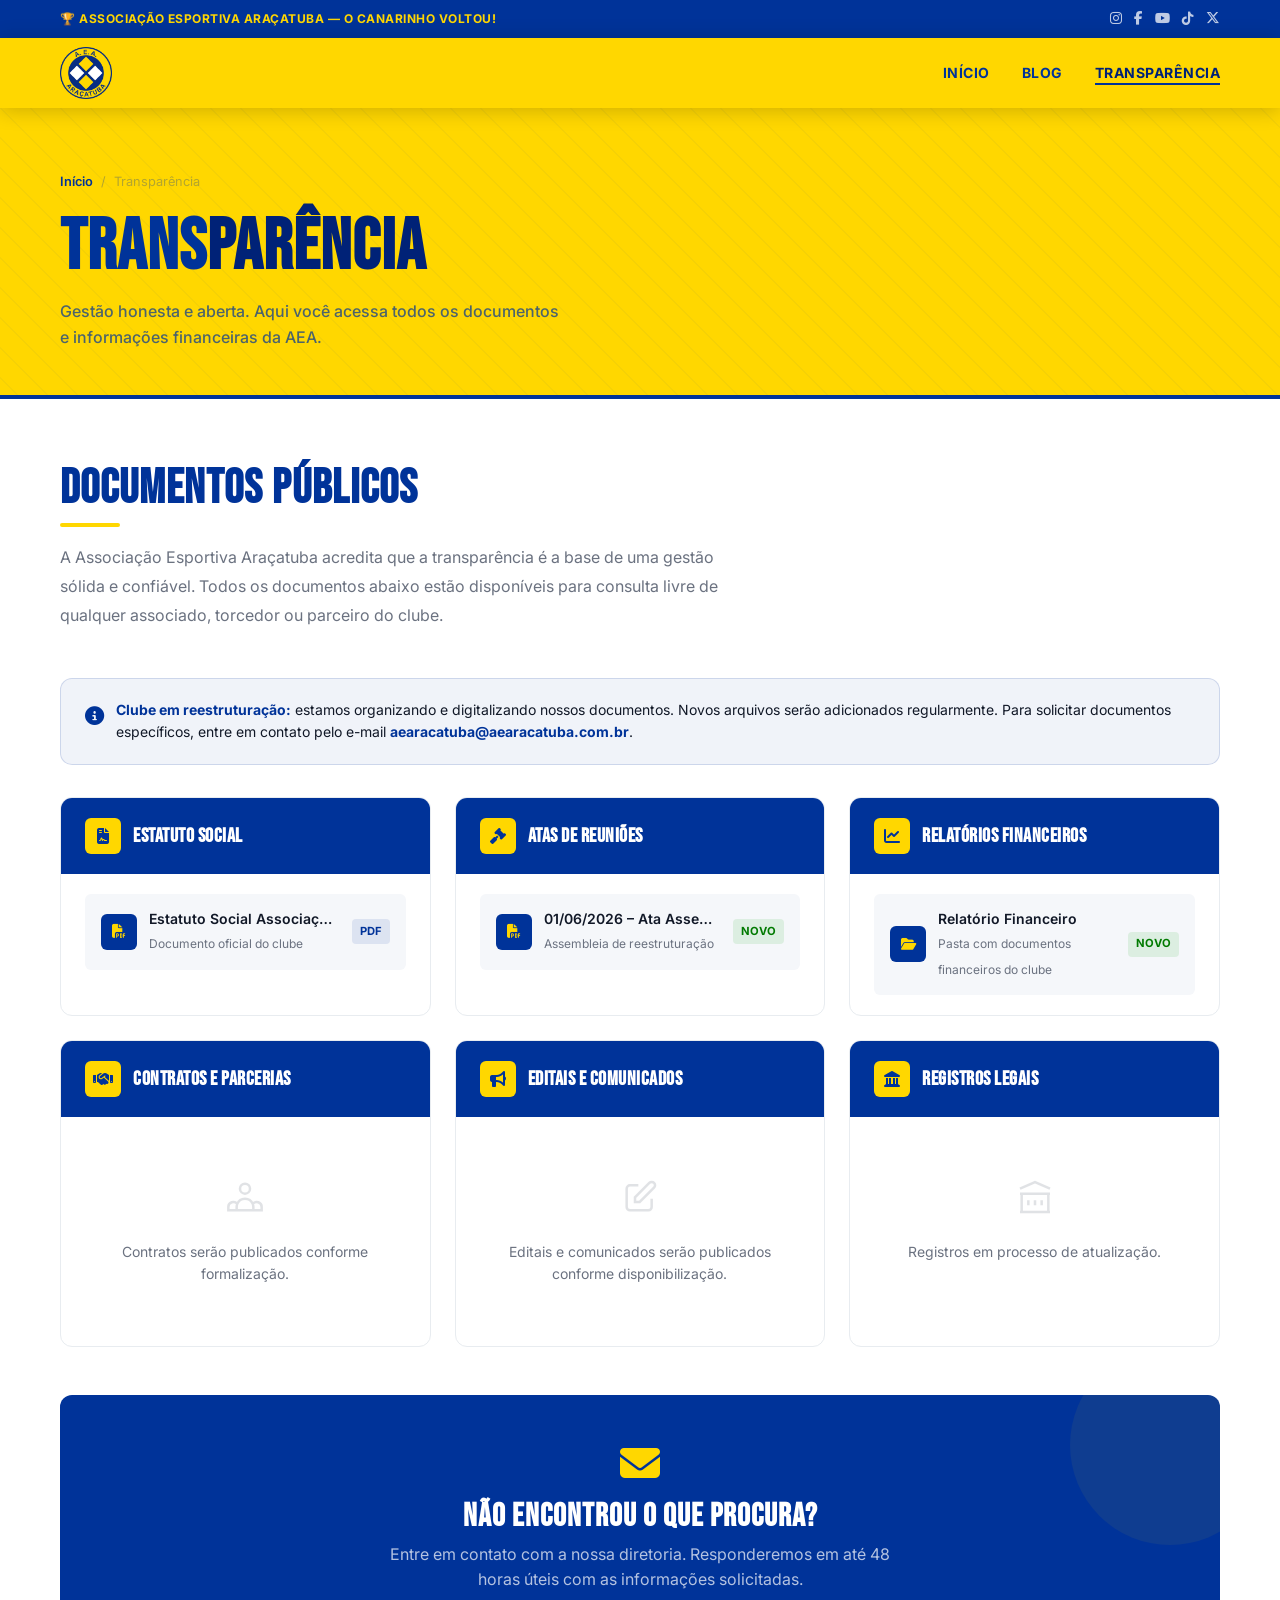
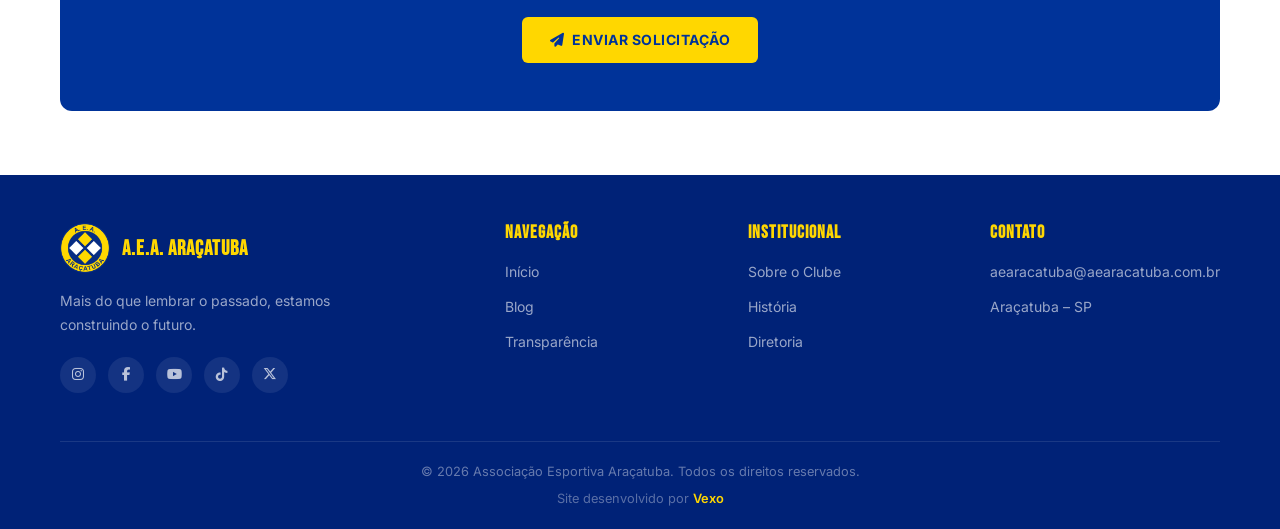
<file: transparencia.html>
<!DOCTYPE html>
<html lang="pt-BR">
<head>
  <meta charset="UTF-8" />
  <meta name="viewport" content="width=device-width, initial-scale=1.0" />
  <title>Transparência – AEA Araçatuba</title>
  <meta name="description" content="Documentos, atas e relatórios financeiros da Associação Esportiva Araçatuba." />
  <link rel="icon" type="image/png" href="assets/logo.png" />
  <link rel="stylesheet" href="css/style.css" />
  <link rel="stylesheet" href="https://cdnjs.cloudflare.com/ajax/libs/font-awesome/6.5.0/css/all.min.css" />
</head>
<body>

<div class="topbar">
  <div class="container">
    <p class="topbar-text">🏆 Associação Esportiva Araçatuba — O Canarinho Voltou!</p>
    <div class="social-links">
      <a href="#" aria-label="Instagram"><i class="fab fa-instagram"></i></a>
      <a href="#" aria-label="Facebook"><i class="fab fa-facebook-f"></i></a>
      <a href="#" aria-label="YouTube"><i class="fab fa-youtube"></i></a>
      <a href="https://www.tiktok.com/@aearacatubaofc" aria-label="TikTok" target="_blank" rel="noopener"><i class="fab fa-tiktok"></i></a>
      <a href="#" aria-label="X / Twitter"><i class="fab fa-x-twitter"></i></a>
    </div>
  </div>
</div>

<nav class="navbar">
  <div class="container nav-inner">
    <a href="index.html" class="nav-logo">
      <img src="assets/logo.png" alt="AEA Araçatuba" />
    </a>
    <ul class="nav-links">
      <li><a href="index.html">Início</a></li>
      <li><a href="blog.html">Blog</a></li>
      <li><a href="transparencia.html" class="active">Transparência</a></li>
    </ul>
    <button class="hamburger" aria-label="Menu">
      <span></span><span></span><span></span>
    </button>
  </div>
  <div class="mobile-nav">
    <div class="container">
      <a href="index.html">Início</a>
      <a href="blog.html">Blog</a>
      <a href="transparencia.html">Transparência</a>
    </div>
  </div>
</nav>

<div class="page-banner">
  <div class="page-banner-pattern"></div>
  <div class="container page-banner-content">
    <nav class="page-banner-breadcrumb" aria-label="Breadcrumb">
      <a href="index.html">Início</a>
      <span>/</span>
      <span>Transparência</span>
    </nav>
    <h1>Trans<em>parência</em></h1>
    <p>Gestão honesta e aberta. Aqui você acessa todos os documentos e informações financeiras da AEA.</p>
  </div>
</div>

<div class="transp-content">
  <div class="container">

    <div class="transp-intro fade-up">
      <h2 class="section-title">Documentos Públicos</h2>
      <p>
        A Associação Esportiva Araçatuba acredita que a transparência é a base de uma gestão
        sólida e confiável. Todos os documentos abaixo estão disponíveis para consulta livre
        de qualquer associado, torcedor ou parceiro do clube.
      </p>
    </div>

    <div class="transp-notice fade-up">
      <span class="transp-notice-icon"><i class="fas fa-info-circle"></i></span>
      <p>
        <strong>Clube em reestruturação:</strong> estamos organizando e digitalizando nossos documentos.
        Novos arquivos serão adicionados regularmente. Para solicitar documentos específicos,
        entre em contato pelo e-mail <strong>aearacatuba@aearacatuba.com.br</strong>.
      </p>
    </div>

    <div class="transp-categories">

      <div class="transp-category fade-up">
        <div class="transp-category-header">
          <div class="transp-category-icon"><i class="fas fa-file-contract"></i></div>
          <h3>Estatuto Social</h3>
        </div>
        <div class="transp-category-body">
          <div class="doc-list">
            <a href="https://drive.google.com/file/d/1Iscu5ABlV-x-PYT8KBxzG93s_ZyoHQDk/view?usp=drive_link" class="doc-item" target="_blank" rel="noopener">
              <div class="doc-icon"><i class="fas fa-file-pdf"></i></div>
              <div class="doc-info">
                <strong>Estatuto Social Associação Esportiva Araçatuba</strong>
                <span>Documento oficial do clube</span>
              </div>
              <span class="doc-badge">PDF</span>
            </a>
          </div>
        </div>
      </div>

      <div class="transp-category fade-up">
        <div class="transp-category-header">
          <div class="transp-category-icon"><i class="fas fa-gavel"></i></div>
          <h3>Atas de Reuniões</h3>
        </div>
        <div class="transp-category-body">
          <div class="doc-list">
            <a href="https://drive.google.com/file/d/1OseKRl6kKoysmUOmWqghpauG9qByqTMk/view?usp=sharing" class="doc-item" target="_blank" rel="noopener">
              <div class="doc-icon"><i class="fas fa-file-pdf"></i></div>
              <div class="doc-info">
                <strong>01/06/2026 – Ata Assembleia Geral Extraordinária</strong>
                <span>Assembleia de reestruturação</span>
              </div>
              <span class="doc-badge new">Novo</span>
            </a>
          </div>
        </div>
      </div>

      <div class="transp-category fade-up">
        <div class="transp-category-header">
          <div class="transp-category-icon"><i class="fas fa-chart-line"></i></div>
          <h3>Relatórios Financeiros</h3>
        </div>
        <div class="transp-category-body">
          <div class="doc-list">
            <a href="https://drive.google.com/drive/folders/1msowb6fupZzQmYF0_9ijpiIVgyRfi3MW" class="doc-item" target="_blank" rel="noopener">
              <div class="doc-icon"><i class="fas fa-folder-open"></i></div>
              <div class="doc-info">
                <strong>Relatório Financeiro</strong>
                <span>Pasta com documentos financeiros do clube</span>
              </div>
              <span class="doc-badge new">Novo</span>
            </a>
          </div>
        </div>
      </div>

      <div class="transp-category fade-up">
        <div class="transp-category-header">
          <div class="transp-category-icon"><i class="fas fa-handshake"></i></div>
          <h3>Contratos e Parcerias</h3>
        </div>
        <div class="transp-category-body">
          <div class="transp-empty">
            <svg width="40" height="40" viewBox="0 0 24 24" fill="none" stroke="currentColor" stroke-width="1.5">
              <path d="M17 20h5v-2a3 3 0 00-5.356-1.857M17 20H7m10 0v-2c0-.656-.126-1.283-.356-1.857M7 20H2v-2a3 3 0 015.356-1.857M7 20v-2c0-.656.126-1.283.356-1.857m0 0a5.002 5.002 0 019.288 0M15 7a3 3 0 11-6 0 3 3 0 016 0z"/>
            </svg>
            <p>Contratos serão publicados conforme formalização.</p>
          </div>
        </div>
      </div>

      <div class="transp-category fade-up">
        <div class="transp-category-header">
          <div class="transp-category-icon"><i class="fas fa-bullhorn"></i></div>
          <h3>Editais e Comunicados</h3>
        </div>
        <div class="transp-category-body">
          <div class="transp-empty">
            <svg width="40" height="40" viewBox="0 0 24 24" fill="none" stroke="currentColor" stroke-width="1.5">
              <path d="M11 5H6a2 2 0 00-2 2v11a2 2 0 002 2h11a2 2 0 002-2v-5m-1.414-9.414a2 2 0 112.828 2.828L11.828 15H9v-2.828l8.586-8.586z"/>
            </svg>
            <p>Editais e comunicados serão publicados conforme disponibilização.</p>
          </div>
        </div>
      </div>

      <div class="transp-category fade-up">
        <div class="transp-category-header">
          <div class="transp-category-icon"><i class="fas fa-landmark"></i></div>
          <h3>Registros Legais</h3>
        </div>
        <div class="transp-category-body">
          <div class="transp-empty">
            <svg width="40" height="40" viewBox="0 0 24 24" fill="none" stroke="currentColor" stroke-width="1.5">
              <path d="M8 14v3m4-3v3m4-3v3M3 21h18M3 10h18M3 7l9-4 9 4M4 10h16v11H4V10z"/>
            </svg>
            <p>Registros em processo de atualização.</p>
          </div>
        </div>
      </div>

    </div>

    <div class="transp-cta fade-up">
      <i class="fas fa-envelope" style="font-size:2.5rem;color:var(--yellow);margin-bottom:1rem;display:block;position:relative;z-index:1;"></i>
      <h3 style="font-family:'Bebas Neue',sans-serif;font-size:2rem;color:var(--white);letter-spacing:1px;margin-bottom:0.5rem;position:relative;z-index:1;">Não Encontrou o que Procura?</h3>
      <p style="color:rgba(255,255,255,0.7);margin-bottom:1.5rem;max-width:500px;margin-left:auto;margin-right:auto;position:relative;z-index:1;">
        Entre em contato com a nossa diretoria. Responderemos em até 48 horas úteis com as informações solicitadas.
      </p>
      <a href="mailto:aearacatuba@aearacatuba.com.br" class="btn btn-yellow" style="position:relative;z-index:1;">
        <i class="fas fa-paper-plane"></i> Enviar Solicitação
      </a>
    </div>

  </div>
</div>

<footer class="footer">
  <div class="container">
    <div class="footer-top">
      <div class="footer-brand">
        <div class="footer-brand-logo">
          <img src="assets/logo.png" alt="Logo AEA" />
          <strong>A.E.A. Araçatuba</strong>
        </div>
        <p>Mais do que lembrar o passado, estamos construindo o futuro.</p>
        <div class="footer-social">
          <a href="#" aria-label="Instagram"><i class="fab fa-instagram"></i></a>
          <a href="#" aria-label="Facebook"><i class="fab fa-facebook-f"></i></a>
          <a href="#" aria-label="YouTube"><i class="fab fa-youtube"></i></a>
          <a href="https://www.tiktok.com/@aearacatubaofc" aria-label="TikTok" target="_blank" rel="noopener"><i class="fab fa-tiktok"></i></a>
          <a href="#" aria-label="X"><i class="fab fa-x-twitter"></i></a>
        </div>
      </div>
      <div class="footer-col">
        <h4>Navegação</h4>
        <ul>
          <li><a href="index.html">Início</a></li>
          <li><a href="blog.html">Blog</a></li>
          <li><a href="transparencia.html">Transparência</a></li>
        </ul>
      </div>
      <div class="footer-col">
        <h4>Institucional</h4>
        <ul>
          <li><a href="#">Sobre o Clube</a></li>
          <li><a href="#">História</a></li>
          <li><a href="#">Diretoria</a></li>
        </ul>
      </div>
      <div class="footer-col">
        <h4>Contato</h4>
        <ul>
          <li><a href="mailto:aearacatuba@aearacatuba.com.br">aearacatuba@aearacatuba.com.br</a></li>
          <li><a href="#">Araçatuba – SP</a></li>
        </ul>
      </div>
    </div>
    <div class="footer-bottom">
      <p>© 2026 Associação Esportiva Araçatuba. Todos os direitos reservados.</p>
      <p class="vexo-credit">Site desenvolvido por <a href="https://byvexo.com.br/" target="_blank" rel="noopener">Vexo</a></p>
    </div>
  </div>
</footer>

<script src="js/main.js"></script>
</body>
</html>
</file>
<file: css/style.css>
/* ============================================================
   AEA – Associação Esportiva Araçatuba
   Mobile-first stylesheet — yellow-dominant theme
   ============================================================ */

@import url('https://fonts.googleapis.com/css2?family=Bebas+Neue&family=Inter:wght@400;500;600;700&display=swap');

/* ── Variables ─────────────────────────────────────────────── */
:root {
  --yellow: #FFD700;
  --yellow-dark: #e6c200;
  --yellow-light: #fff3b0;
  --blue: #003399;
  --blue-dark: #002277;
  --blue-light: #0044cc;
  --white: #ffffff;
  --gray-light: #f5f7fa;
  --gray: #e8ecf0;
  --text: #111827;
  --text-muted: #6b7280;
  --radius: 12px;
  --radius-sm: 6px;
  --shadow: 0 4px 20px rgba(0,51,153,0.10);
  --shadow-lg: 0 8px 40px rgba(0,51,153,0.18);
  --transition: 0.25s ease;
}

/* ── Reset ─────────────────────────────────────────────────── */
*, *::before, *::after { box-sizing: border-box; margin: 0; padding: 0; }
html { scroll-behavior: smooth; font-size: 16px; }
body {
  font-family: 'Inter', sans-serif;
  color: var(--text);
  background: var(--white);
  line-height: 1.6;
  overflow-x: hidden;
}
img { max-width: 100%; display: block; }
a { text-decoration: none; color: inherit; }
ul { list-style: none; }
button { cursor: pointer; border: none; background: none; font-family: inherit; }

/* ── Typography ────────────────────────────────────────────── */
h1, h2, h3, h4 {
  font-family: 'Bebas Neue', sans-serif;
  letter-spacing: 1px;
  line-height: 1.1;
}

/* ── Utilities ─────────────────────────────────────────────── */
.container { width: 100%; max-width: 1200px; margin: 0 auto; padding: 0 1.25rem; }

.section-title {
  font-family: 'Bebas Neue', sans-serif;
  font-size: clamp(2rem, 5vw, 3rem);
  color: var(--blue);
  position: relative;
  display: inline-block;
}
.section-title::after {
  content: '';
  display: block;
  width: 60px;
  height: 4px;
  background: var(--yellow);
  margin-top: 8px;
  border-radius: 2px;
}
.section-title.light { color: var(--white); }
.section-title.light::after { background: var(--yellow); }
.section-title.on-yellow { color: var(--blue); }
.section-title.on-yellow::after { background: var(--blue); }

.btn {
  display: inline-flex;
  align-items: center;
  gap: 0.5rem;
  padding: 0.75rem 1.75rem;
  border-radius: var(--radius-sm);
  font-weight: 700;
  font-size: 0.875rem;
  letter-spacing: 0.5px;
  text-transform: uppercase;
  transition: all var(--transition);
}
.btn-blue {
  background: var(--blue);
  color: var(--white);
}
.btn-blue:hover { background: var(--blue-dark); transform: translateY(-2px); box-shadow: 0 6px 20px rgba(0,51,153,0.3); }
.btn-outline-blue {
  border: 2px solid var(--blue);
  color: var(--blue);
  background: transparent;
}
.btn-outline-blue:hover { background: var(--blue); color: var(--white); transform: translateY(-2px); }
.btn-yellow {
  background: var(--yellow);
  color: var(--blue);
}
.btn-yellow:hover { background: var(--yellow-dark); transform: translateY(-2px); box-shadow: 0 6px 20px rgba(255,215,0,0.4); }
.btn-outline-white {
  border: 2px solid rgba(255,255,255,0.6);
  color: var(--white);
  background: transparent;
}
.btn-outline-white:hover { background: rgba(255,255,255,0.15); border-color: var(--white); }

/* ── Top Bar ───────────────────────────────────────────────── */
.topbar {
  background: var(--blue);
  padding: 0.5rem 0;
  display: none;
}
.topbar .container {
  display: flex;
  align-items: center;
  justify-content: space-between;
  gap: 1rem;
}
.topbar-text {
  font-size: 0.75rem;
  font-weight: 700;
  color: var(--yellow);
  text-transform: uppercase;
  letter-spacing: 0.5px;
}
.social-links { display: flex; gap: 0.75rem; }
.social-links a {
  color: rgba(255,255,255,0.75);
  font-size: 0.85rem;
  transition: color var(--transition);
}
.social-links a:hover { color: var(--yellow); }
@media (min-width: 768px) { .topbar { display: block; } }

/* ── Navigation ────────────────────────────────────────────── */
.navbar {
  background: var(--yellow);
  position: sticky;
  top: 0;
  z-index: 1000;
  box-shadow: 0 2px 20px rgba(0,51,153,0.15);
}
.nav-inner {
  display: flex;
  align-items: center;
  justify-content: space-between;
  height: 70px;
}
.nav-logo {
  display: flex;
  align-items: center;
  gap: 0.5rem;
}
.nav-logo img {
  height: 52px;
  width: 52px;
  object-fit: contain;
  flex-shrink: 0;
}
.nav-links {
  display: none;
  align-items: center;
  gap: 2rem;
}
.nav-links a {
  color: var(--blue);
  font-weight: 700;
  font-size: 0.875rem;
  text-transform: uppercase;
  letter-spacing: 0.5px;
  transition: color var(--transition);
  position: relative;
  padding-bottom: 2px;
}
.nav-links a::after {
  content: '';
  position: absolute;
  bottom: -2px;
  left: 0;
  width: 0;
  height: 2px;
  background: var(--blue);
  transition: width var(--transition);
}
.nav-links a:hover::after, .nav-links a.active::after { width: 100%; }
.nav-links a.active { color: var(--blue-dark); }

.hamburger {
  display: flex;
  flex-direction: column;
  gap: 5px;
  padding: 8px;
  cursor: pointer;
}
.hamburger span {
  display: block;
  width: 24px;
  height: 2px;
  background: var(--blue);
  border-radius: 2px;
  transition: all var(--transition);
}
.hamburger.open span:nth-child(1) { transform: translateY(7px) rotate(45deg); }
.hamburger.open span:nth-child(2) { opacity: 0; }
.hamburger.open span:nth-child(3) { transform: translateY(-7px) rotate(-45deg); }

.mobile-nav {
  display: none;
  background: var(--yellow-dark);
  padding: 0.5rem 0;
  border-top: 2px solid var(--blue);
}
.mobile-nav.open { display: block; }
.mobile-nav a {
  display: block;
  color: var(--blue);
  font-weight: 700;
  font-size: 0.9rem;
  text-transform: uppercase;
  letter-spacing: 0.5px;
  padding: 0.875rem 1.25rem;
  border-bottom: 1px solid rgba(0,51,153,0.1);
  transition: all var(--transition);
}
.mobile-nav a:last-child { border-bottom: none; }
.mobile-nav a:hover, .mobile-nav a.active {
  color: var(--blue-dark);
  padding-left: 2rem;
  background: rgba(0,51,153,0.05);
}

@media (min-width: 768px) {
  .nav-links { display: flex; }
  .hamburger { display: none; }
}

/* ── Hero ──────────────────────────────────────────────────── */
.hero {
  position: relative;
  min-height: 100svh;
  display: flex;
  align-items: center;
  background: var(--yellow);
  overflow: hidden;
}
.hero-bg {
  position: absolute;
  inset: 0;
  background:
    radial-gradient(ellipse at 80% 40%, rgba(0,51,153,0.08) 0%, transparent 55%),
    radial-gradient(ellipse at 10% 90%, rgba(0,34,119,0.05) 0%, transparent 50%),
    var(--yellow);
}
.hero-pattern {
  position: absolute;
  inset: 0;
  background-image:
    repeating-linear-gradient(45deg, rgba(0,51,153,0.04) 0, rgba(0,51,153,0.04) 1px, transparent 1px, transparent 50%);
  background-size: 30px 30px;
}
.hero-shape-1 {
  position: absolute;
  right: -60px;
  top: 50%;
  transform: translateY(-50%) rotate(45deg);
  width: clamp(300px, 45vw, 550px);
  height: clamp(300px, 45vw, 550px);
  background: var(--blue);
  opacity: 0.08;
  border-radius: 50px;
}
.hero-shape-2 {
  position: absolute;
  right: 80px;
  top: 50%;
  transform: translateY(-50%) rotate(45deg);
  width: clamp(180px, 28vw, 320px);
  height: clamp(180px, 28vw, 320px);
  background: var(--blue);
  opacity: 0.05;
  border-radius: 30px;
}
.hero-content {
  position: relative;
  z-index: 2;
  padding-top: 3rem;
  padding-bottom: 5rem;
}
.hero-badge {
  display: inline-flex;
  align-items: center;
  gap: 0.5rem;
  background: rgba(0,51,153,0.12);
  border: 1px solid rgba(0,51,153,0.25);
  border-radius: 100px;
  padding: 0.35rem 1rem;
  margin-bottom: 1.5rem;
}
.hero-badge span {
  font-size: 0.75rem;
  font-weight: 700;
  color: var(--blue);
  text-transform: uppercase;
  letter-spacing: 1px;
}
.hero-badge-dot {
  width: 6px;
  height: 6px;
  background: var(--blue);
  border-radius: 50%;
  animation: pulse 2s infinite;
}
@keyframes pulse {
  0%, 100% { opacity: 1; transform: scale(1); }
  50% { opacity: 0.4; transform: scale(1.4); }
}
.hero h1 {
  font-size: clamp(3.5rem, 11vw, 7.5rem);
  color: var(--blue);
  line-height: 0.92;
  margin-bottom: 1.5rem;
}
.hero h1 em {
  color: var(--blue-dark);
  font-style: normal;
  display: block;
}
.hero-sub {
  font-size: clamp(1rem, 2.5vw, 1.2rem);
  color: rgba(0,51,153,0.75);
  max-width: 480px;
  margin-bottom: 2.5rem;
  font-weight: 500;
  line-height: 1.6;
}
.hero-ctas {
  display: flex;
  flex-wrap: wrap;
  gap: 1rem;
  align-items: center;
}
.hero-logo-float {
  position: absolute;
  right: 5%;
  top: 50%;
  transform: translateY(-50%);
  width: clamp(200px, 32vw, 380px);
  opacity: 0.12;
  display: none;
  animation: floatLogo 4s ease-in-out infinite;
  filter: brightness(0) saturate(100%) invert(13%) sepia(99%) saturate(1200%) hue-rotate(220deg);
}
@keyframes floatLogo {
  0%, 100% { transform: translateY(-50%) translateY(0px); }
  50% { transform: translateY(-50%) translateY(-14px); }
}
.hero-scroll {
  position: absolute;
  bottom: 2rem;
  left: 50%;
  transform: translateX(-50%);
  display: flex;
  flex-direction: column;
  align-items: center;
  gap: 0.5rem;
  color: rgba(0,51,153,0.4);
  font-size: 0.7rem;
  text-transform: uppercase;
  letter-spacing: 1px;
  font-weight: 700;
}
.hero-scroll-line {
  width: 1px;
  height: 40px;
  background: linear-gradient(to bottom, rgba(0,51,153,0.5), transparent);
  animation: scrollDown 2s ease-in-out infinite;
}
@keyframes scrollDown {
  0%, 100% { transform: scaleY(1); opacity: 1; }
  50% { transform: scaleY(0.5); opacity: 0.4; }
}
.hero-title-last {
  display: inline-flex;
  align-items: center;
  gap: 0.5rem;
  line-height: 1;
}
.hero-mascot {
  display: inline-block;
  width: 80px;
  height: 80px;
  object-fit: contain;
  vertical-align: middle;
  margin-left: 0.6rem;
  margin-bottom: 0;
  animation: pulsemascot 1.8s ease-in-out infinite;
  flex-shrink: 0;
}
@keyframes pulsemascot {
  0%, 100% { transform: scale(1); }
  50% { transform: scale(1.12); }
}

@media (min-width: 768px) {
  .hero-logo-float { display: block; }
  .hero-mascot { width: 100px; height: 100px; }
}

/* Gallery real images */
.gallery-item img {
  position: absolute;
  inset: 0;
  width: 100%;
  height: 100%;
  object-fit: cover;
  transition: transform 0.4s ease;
}
.gallery-item:hover img { transform: scale(1.04); }

/* ── Section spacing ───────────────────────────────────────── */
section { padding: 5rem 0; }

/* ── Gallery ───────────────────────────────────────────────── */
.gallery { background: var(--gray-light); }
.gallery-header {
  display: flex;
  align-items: flex-end;
  justify-content: space-between;
  flex-wrap: wrap;
  gap: 1rem;
  margin-bottom: 2.5rem;
}
.gallery-grid {
  display: grid;
  grid-template-columns: repeat(2, 1fr);
  gap: 0.75rem;
}
.gallery-item {
  position: relative;
  border-radius: var(--radius);
  overflow: hidden;
  aspect-ratio: 4/3;
  background: var(--blue);
  cursor: pointer;
}
.gallery-item:first-child {
  grid-column: span 2;
  aspect-ratio: 16/9;
}
.gallery-placeholder {
  position: absolute;
  inset: 0;
  display: flex;
  flex-direction: column;
  align-items: center;
  justify-content: center;
  gap: 0.75rem;
  background: linear-gradient(135deg, var(--blue) 0%, var(--blue-dark) 100%);
}
.gallery-placeholder svg { opacity: 0.3; }
.gallery-placeholder span {
  font-size: 0.75rem;
  color: rgba(255,255,255,0.4);
  font-weight: 600;
  text-transform: uppercase;
  letter-spacing: 0.5px;
}
.gallery-overlay {
  position: absolute;
  inset: 0;
  background: linear-gradient(to top, rgba(255,215,0,0.9) 0%, transparent 60%);
  opacity: 0;
  transition: opacity var(--transition);
  display: flex;
  align-items: flex-end;
  padding: 1.25rem;
}
.gallery-item:hover .gallery-overlay { opacity: 1; }
.gallery-overlay-text {
  color: var(--blue);
  font-family: 'Bebas Neue', sans-serif;
  letter-spacing: 1px;
  font-size: 1.1rem;
}

@media (min-width: 768px) {
  .gallery-grid {
    grid-template-columns: repeat(3, 1fr);
    gap: 1rem;
  }
  .gallery-item:first-child { grid-column: span 2; }
}

/* ── Blog Section ──────────────────────────────────────────── */
.blog-section { background: var(--white); }
.section-header {
  display: flex;
  align-items: flex-end;
  justify-content: space-between;
  flex-wrap: wrap;
  gap: 1rem;
  margin-bottom: 2.5rem;
}
.blog-grid {
  display: grid;
  grid-template-columns: 1fr;
  gap: 1.5rem;
}
.blog-card {
  background: var(--white);
  border-radius: var(--radius);
  overflow: hidden;
  box-shadow: var(--shadow);
  transition: transform var(--transition), box-shadow var(--transition);
  border: 1px solid var(--gray);
}
.blog-card:hover {
  transform: translateY(-4px);
  box-shadow: var(--shadow-lg);
}
.blog-card-img {
  height: 200px;
  background: linear-gradient(135deg, var(--blue) 0%, var(--blue-dark) 100%);
  position: relative;
  overflow: hidden;
}
.blog-card-img-placeholder {
  position: absolute;
  inset: 0;
  display: flex;
  align-items: center;
  justify-content: center;
}
.blog-card-img-placeholder svg { opacity: 0.2; }
.blog-card-tag {
  position: absolute;
  top: 1rem;
  left: 1rem;
  background: var(--yellow);
  color: var(--blue);
  font-size: 0.7rem;
  font-weight: 800;
  text-transform: uppercase;
  letter-spacing: 0.5px;
  padding: 0.25rem 0.6rem;
  border-radius: 4px;
}
.blog-card-body { padding: 1.25rem; }
.blog-card-meta {
  display: flex;
  align-items: center;
  gap: 0.75rem;
  margin-bottom: 0.75rem;
  font-size: 0.8rem;
  color: var(--text-muted);
  flex-wrap: wrap;
}
.blog-card-meta span { display: flex; align-items: center; gap: 0.3rem; }
.blog-card h3 {
  font-family: 'Bebas Neue', sans-serif;
  font-size: 1.4rem;
  color: var(--blue);
  margin-bottom: 0.5rem;
  letter-spacing: 0.5px;
  line-height: 1.2;
}
.blog-card p {
  font-size: 0.875rem;
  color: var(--text-muted);
  line-height: 1.6;
  margin-bottom: 1rem;
  display: -webkit-box;
  -webkit-line-clamp: 3;
  -webkit-box-orient: vertical;
  overflow: hidden;
}
.blog-card-link {
  display: inline-flex;
  align-items: center;
  gap: 0.4rem;
  font-size: 0.8rem;
  font-weight: 700;
  color: var(--blue);
  text-transform: uppercase;
  letter-spacing: 0.5px;
  transition: gap var(--transition), color var(--transition);
}
.blog-card-link:hover { gap: 0.75rem; color: var(--blue-light); }

@media (min-width: 640px) { .blog-grid { grid-template-columns: repeat(2, 1fr); } }
@media (min-width: 1024px) { .blog-grid { grid-template-columns: repeat(3, 1fr); } }

/* ── Transparency Section (home) ───────────────────────────── */
.transparency-section {
  background: var(--blue);
  position: relative;
  overflow: hidden;
}
.transparency-section::before {
  content: '';
  position: absolute;
  top: -100px;
  right: -100px;
  width: 400px;
  height: 400px;
  border-radius: 50%;
  background: rgba(255,215,0,0.06);
}
.transparency-section::after {
  content: '';
  position: absolute;
  bottom: -60px;
  left: -60px;
  width: 250px;
  height: 250px;
  border-radius: 50%;
  background: rgba(255,215,0,0.04);
}
.transparency-inner {
  position: relative;
  z-index: 1;
  display: grid;
  grid-template-columns: 1fr;
  gap: 3rem;
  align-items: center;
}
.transparency-text p {
  color: rgba(255,255,255,0.75);
  font-size: 1rem;
  margin-top: 1rem;
  margin-bottom: 2rem;
  max-width: 480px;
}
.transparency-cards {
  display: grid;
  grid-template-columns: 1fr;
  gap: 1rem;
}
.transparency-card {
  background: rgba(255,255,255,0.07);
  border: 1px solid rgba(255,215,0,0.2);
  border-radius: var(--radius);
  padding: 1.25rem;
  display: flex;
  align-items: flex-start;
  gap: 1rem;
  transition: all var(--transition);
}
.transparency-card:hover {
  background: rgba(255,255,255,0.12);
  border-color: rgba(255,215,0,0.4);
  transform: translateX(4px);
}
.transparency-card-icon {
  width: 44px;
  height: 44px;
  background: var(--yellow);
  border-radius: var(--radius-sm);
  display: flex;
  align-items: center;
  justify-content: center;
  flex-shrink: 0;
  color: var(--blue);
  font-size: 1.1rem;
}
.transparency-card-text strong {
  display: block;
  color: var(--white);
  font-size: 0.9rem;
  font-weight: 700;
  margin-bottom: 0.25rem;
}
.transparency-card-text span {
  font-size: 0.8rem;
  color: rgba(255,255,255,0.55);
  line-height: 1.4;
}

@media (min-width: 640px) { .transparency-cards { grid-template-columns: repeat(2, 1fr); } }
@media (min-width: 1024px) { .transparency-inner { grid-template-columns: 1fr 1fr; } }

/* ── Footer ────────────────────────────────────────────────── */
.footer {
  background: var(--blue-dark);
  color: var(--white);
  padding: 3rem 0 0;
}
.footer-top {
  display: grid;
  grid-template-columns: 1fr;
  gap: 2.5rem;
  padding-bottom: 3rem;
  border-bottom: 1px solid rgba(255,255,255,0.1);
}
.footer-brand { max-width: 300px; }
.footer-brand-logo {
  display: flex;
  align-items: center;
  gap: 0.75rem;
  margin-bottom: 1rem;
}
.footer-brand-logo img { height: 50px; width: 50px; object-fit: contain; }
.footer-brand-logo strong {
  font-family: 'Bebas Neue', sans-serif;
  font-size: 1.3rem;
  color: var(--yellow);
  letter-spacing: 1px;
}
.footer-brand p {
  font-size: 0.875rem;
  color: rgba(255,255,255,0.6);
  line-height: 1.7;
  margin-bottom: 1.25rem;
}
.footer-social { display: flex; gap: 0.75rem; }
.footer-social a {
  width: 36px;
  height: 36px;
  background: rgba(255,255,255,0.08);
  border-radius: 50%;
  display: flex;
  align-items: center;
  justify-content: center;
  color: rgba(255,255,255,0.7);
  font-size: 0.85rem;
  transition: all var(--transition);
}
.footer-social a:hover { background: var(--yellow); color: var(--blue); }
.footer-col h4 {
  font-family: 'Bebas Neue', sans-serif;
  font-size: 1.1rem;
  color: var(--yellow);
  letter-spacing: 1px;
  margin-bottom: 1rem;
}
.footer-col ul li { margin-bottom: 0.6rem; }
.footer-col ul li a {
  font-size: 0.875rem;
  color: rgba(255,255,255,0.6);
  transition: color var(--transition);
}
.footer-col ul li a:hover { color: var(--yellow); }
.footer-bottom {
  padding: 1.25rem 0;
  display: flex;
  flex-direction: column;
  align-items: center;
  gap: 0.4rem;
  text-align: center;
}
.footer-bottom p {
  font-size: 0.8rem;
  color: rgba(255,255,255,0.4);
}
.footer-bottom .vexo-credit {
  font-size: 0.8rem;
  color: rgba(255,255,255,0.35);
}
.footer-bottom .vexo-credit a {
  color: var(--yellow);
  font-weight: 600;
  transition: opacity var(--transition);
}
.footer-bottom .vexo-credit a:hover { opacity: 0.8; }

@media (min-width: 640px) { .footer-top { grid-template-columns: repeat(2, 1fr); } }
@media (min-width: 1024px) { .footer-top { grid-template-columns: 2fr 1fr 1fr 1fr; } }

/* ── Page Banner ───────────────────────────────────────────── */
.page-banner {
  background: var(--yellow);
  padding: 4rem 0 3rem;
  position: relative;
  overflow: hidden;
}
.page-banner::after {
  content: '';
  position: absolute;
  bottom: 0;
  left: 0;
  right: 0;
  height: 4px;
  background: var(--blue);
}
.page-banner-pattern {
  position: absolute;
  inset: 0;
  background-image: repeating-linear-gradient(45deg, rgba(0,51,153,0.04) 0, rgba(0,51,153,0.04) 1px, transparent 1px, transparent 50%);
  background-size: 30px 30px;
}
.page-banner-content { position: relative; z-index: 1; }
.page-banner-breadcrumb {
  display: flex;
  align-items: center;
  gap: 0.5rem;
  margin-bottom: 1rem;
  font-size: 0.8rem;
  color: rgba(0,51,153,0.5);
}
.page-banner-breadcrumb a { color: var(--blue); font-weight: 600; }
.page-banner-breadcrumb span { color: rgba(0,51,153,0.3); }
.page-banner h1 { font-size: clamp(2.5rem, 6vw, 4.5rem); color: var(--blue); }
.page-banner h1 em { color: var(--blue-dark); font-style: normal; }
.page-banner p {
  color: rgba(0,51,153,0.7);
  font-size: 1rem;
  margin-top: 0.75rem;
  max-width: 500px;
  font-weight: 500;
}

.blog-page-grid { padding: 4rem 0; }
.blog-page-grid .blog-grid { gap: 2rem; }

/* ── Transparency Page ─────────────────────────────────────── */
.transp-content { padding: 4rem 0; }
.transp-intro { max-width: 700px; margin-bottom: 3rem; }
.transp-intro p {
  color: var(--text-muted);
  font-size: 1rem;
  line-height: 1.8;
  margin-top: 1rem;
}
.transp-categories {
  display: grid;
  grid-template-columns: 1fr;
  gap: 1.5rem;
  margin-bottom: 3rem;
}
.transp-category {
  border: 1px solid var(--gray);
  border-radius: var(--radius);
  overflow: hidden;
}
.transp-category-header {
  background: var(--blue);
  padding: 1.25rem 1.5rem;
  display: flex;
  align-items: center;
  gap: 0.75rem;
}
.transp-category-icon {
  width: 36px;
  height: 36px;
  background: var(--yellow);
  border-radius: var(--radius-sm);
  display: flex;
  align-items: center;
  justify-content: center;
  color: var(--blue);
  font-size: 1rem;
  flex-shrink: 0;
}
.transp-category-header h3 {
  font-family: 'Bebas Neue', sans-serif;
  font-size: 1.25rem;
  color: var(--white);
  letter-spacing: 0.5px;
}
.transp-category-body { padding: 1.25rem 1.5rem; }
.doc-list { display: flex; flex-direction: column; gap: 0.5rem; }
.doc-item {
  display: flex;
  align-items: center;
  gap: 0.75rem;
  padding: 0.875rem 1rem;
  background: var(--gray-light);
  border-radius: var(--radius-sm);
  transition: all var(--transition);
  cursor: pointer;
  text-decoration: none;
  color: inherit;
}
.doc-item:hover { background: var(--gray); transform: translateX(4px); }
.doc-icon {
  width: 36px;
  height: 36px;
  background: var(--blue);
  border-radius: 6px;
  display: flex;
  align-items: center;
  justify-content: center;
  color: var(--yellow);
  font-size: 0.85rem;
  flex-shrink: 0;
}
.doc-info { flex: 1; min-width: 0; }
.doc-info strong {
  display: block;
  font-size: 0.875rem;
  font-weight: 600;
  color: var(--text);
  white-space: nowrap;
  overflow: hidden;
  text-overflow: ellipsis;
}
.doc-info span { font-size: 0.75rem; color: var(--text-muted); }
.doc-badge {
  font-size: 0.7rem;
  font-weight: 700;
  text-transform: uppercase;
  padding: 0.2rem 0.5rem;
  border-radius: 4px;
  background: rgba(0,51,153,0.1);
  color: var(--blue);
  white-space: nowrap;
  flex-shrink: 0;
}
.doc-badge.new { background: rgba(0,160,0,0.1); color: #007a00; }
.transp-empty {
  text-align: center;
  padding: 2.5rem 1rem;
  color: var(--text-muted);
}
.transp-empty svg { margin: 0 auto 1rem; opacity: 0.2; }
.transp-empty p { font-size: 0.875rem; }
.transp-notice {
  background: rgba(0,51,153,0.06);
  border: 1px solid rgba(0,51,153,0.15);
  border-radius: var(--radius);
  padding: 1.25rem 1.5rem;
  display: flex;
  align-items: flex-start;
  gap: 0.75rem;
  margin-bottom: 2rem;
}
.transp-notice-icon { color: var(--blue); font-size: 1.2rem; flex-shrink: 0; margin-top: 2px; }
.transp-notice p { font-size: 0.875rem; color: var(--text); line-height: 1.6; }
.transp-notice strong { color: var(--blue); }
.transp-cta {
  background: var(--blue);
  border-radius: var(--radius);
  padding: 3rem 2rem;
  text-align: center;
  position: relative;
  overflow: hidden;
}
.transp-cta::before {
  content: '';
  position: absolute;
  top: -50px; right: -50px;
  width: 200px; height: 200px;
  border-radius: 50%;
  background: rgba(255,215,0,0.06);
}

@media (min-width: 768px) { .transp-categories { grid-template-columns: repeat(2, 1fr); } }
@media (min-width: 1200px) { .transp-categories { grid-template-columns: repeat(3, 1fr); } }

/* ── View All link ─────────────────────────────────────────── */
.view-all {
  display: inline-flex;
  align-items: center;
  gap: 0.4rem;
  font-size: 0.8rem;
  font-weight: 700;
  color: var(--blue);
  text-transform: uppercase;
  letter-spacing: 0.5px;
  transition: gap var(--transition);
}
.view-all:hover { gap: 0.75rem; }
.view-all.light { color: var(--yellow); }
.view-all.light:hover { gap: 0.75rem; }

/* ── Section label ─────────────────────────────────────────── */
.section-label {
  font-size: 0.8rem;
  font-weight: 700;
  text-transform: uppercase;
  letter-spacing: 1px;
  margin-bottom: 0.4rem;
}
.section-label.blue { color: var(--blue); opacity: 0.6; }
.section-label.yellow { color: var(--yellow); }

/* ── Animations ────────────────────────────────────────────── */
.fade-up {
  opacity: 0;
  transform: translateY(28px);
  transition: opacity 0.6s ease, transform 0.6s ease;
}
.fade-up.visible { opacity: 1; transform: translateY(0); }
.fade-up:nth-child(2) { transition-delay: 0.08s; }
.fade-up:nth-child(3) { transition-delay: 0.16s; }
.fade-up:nth-child(4) { transition-delay: 0.24s; }
.fade-up:nth-child(5) { transition-delay: 0.32s; }
.fade-up:nth-child(6) { transition-delay: 0.40s; }

/* ── Lightbox ──────────────────────────────────────────────── */
.lightbox {
  display: none;
  position: fixed;
  inset: 0;
  background: rgba(0,0,0,0.88);
  z-index: 9999;
  align-items: center;
  justify-content: center;
  padding: 1rem;
}
.lightbox.open { display: flex; }
.lightbox-content {
  background: var(--blue-dark);
  border-radius: var(--radius);
  padding: 2.5rem;
  text-align: center;
  color: var(--white);
  max-width: 380px;
  width: 100%;
}
.lightbox-close {
  position: absolute;
  top: 1rem;
  right: 1rem;
  color: var(--white);
  font-size: 1.25rem;
  cursor: pointer;
  width: 40px;
  height: 40px;
  display: flex;
  align-items: center;
  justify-content: center;
  border-radius: 50%;
  background: rgba(255,255,255,0.1);
  transition: background var(--transition);
}
.lightbox-close:hover { background: rgba(255,255,255,0.2); }

/* ── Mobile ────────────────────────────────────────────────── */
@media (max-width: 767px) {
  .section-header { flex-direction: column; align-items: flex-start; gap: 0.75rem; }
  .gallery-header { flex-direction: column; align-items: flex-start; gap: 0.75rem; }
}

@media (max-width: 639px) {
  /* Base */
  section { padding: 2.5rem 0; }

  /* Hero */
  .hero {
    min-height: auto;
    align-items: flex-start;
  }
  .hero-content {
    padding-top: 2.5rem;
    padding-bottom: 3rem;
  }
  .hero-badge {
    margin-bottom: 1rem;
    font-size: 0.7rem;
  }
  .hero h1 {
    font-size: 2.5rem;
    margin-bottom: 1rem;
  }
  .hero-sub {
    font-size: 0.9rem;
    margin-bottom: 1.75rem;
  }
  .hero-ctas {
    flex-direction: column;
    align-items: stretch;
    gap: 0.75rem;
  }
  .hero-ctas .btn {
    width: 100%;
    justify-content: center;
    padding: 0.875rem 1rem;
  }
  .hero-scroll { display: none; }

  /* Gallery */
  .gallery-grid { gap: 0.5rem; }
  .gallery-item:first-child { aspect-ratio: 4/3; }

  /* Blog */
  .blog-card-meta { gap: 0.5rem; font-size: 0.75rem; }
  .blog-card h3 { font-size: 1.25rem; }
  .blog-card-body { padding: 1rem; }

  /* Transparency */
  .transp-intro { margin-bottom: 1.5rem; }
  .transp-notice { padding: 1rem; flex-direction: column; gap: 0.5rem; }
  .transp-category-body { padding: 0.875rem; }
  .doc-item { padding: 0.75rem 0.75rem; gap: 0.6rem; }
  .doc-icon { width: 30px; height: 30px; font-size: 0.75rem; }
  .doc-info strong { font-size: 0.8rem; }
  .doc-info span { font-size: 0.7rem; }
  .transp-cta { padding: 2rem 1.25rem; }

  /* Transparency home section */
  .transparency-section { padding: 3rem 0; }
  .transparency-card { padding: 1rem; gap: 0.75rem; }
  .transparency-card-icon { width: 38px; height: 38px; }

  /* Footer */
  .footer { padding-top: 2rem; }
  .footer-top { gap: 1.75rem; padding-bottom: 2rem; }
  .footer-brand { max-width: 100%; }
  .footer-col h4 { font-size: 1rem; margin-bottom: 0.75rem; }
  .footer-col ul li { margin-bottom: 0.5rem; }
  .footer-bottom { padding: 1rem 0; }

  /* Page banners */
  .page-banner { padding: 2.5rem 0 2rem; }
  .page-banner h1 { font-size: 2.5rem; }
}

/* ── Single Blog Post ─────────────────────────────────────── */
.blog-post-page { padding: 3rem 0 5rem; }
.blog-post-layout { max-width: 780px; }
.blog-post-meta {
  display: flex; align-items: center; gap: 1rem; flex-wrap: wrap;
  margin-bottom: 1.5rem; color: var(--text-muted); font-size: 0.9rem;
}
.blog-post-meta .blog-card-tag {
  background: var(--blue); color: var(--white); font-weight: 600;
  font-size: 0.7rem; letter-spacing: 0.5px; text-transform: uppercase;
  padding: 0.3rem 0.75rem; border-radius: 999px;
}
.blog-post-cover { margin-bottom: 2rem; border-radius: var(--radius); overflow: hidden; box-shadow: var(--shadow); }
.blog-post-cover img { width: 100%; object-fit: cover; max-height: 520px; }
.blog-post-cover figcaption { padding: 0.6rem 0.9rem; font-size: 0.8rem; color: var(--text-muted); background: var(--gray-light); }
.blog-post-figure { margin: 2rem 0; border-radius: var(--radius); overflow: hidden; box-shadow: var(--shadow); }
.blog-post-figure img { width: 100%; object-fit: cover; max-height: 480px; display: block; }
.blog-post-figure figcaption { padding: 0.6rem 0.9rem; font-size: 0.8rem; color: var(--text-muted); background: var(--gray-light); }
.blog-post-content { font-size: 1.05rem; line-height: 1.8; color: var(--text); }
.blog-post-lead { font-size: 1.2rem; font-weight: 500; color: var(--blue-dark); margin-bottom: 1.5rem; }
.blog-post-content p { margin-bottom: 1.25rem; }
.blog-post-content h2 { color: var(--blue); font-size: 1.75rem; margin: 2.5rem 0 1rem; }
.blog-post-content h3 { color: var(--blue); font-size: 1.25rem; margin: 2rem 0 0.75rem; }
.blog-post-content blockquote {
  border-left: 4px solid var(--yellow); background: var(--gray-light);
  padding: 1rem 1.25rem; margin: 1.5rem 0; font-style: italic; color: var(--blue-dark);
  border-radius: 0 var(--radius-sm) var(--radius-sm) 0;
}
.blog-post-divider { border: none; border-top: 1px solid var(--gray); margin: 2.5rem 0; }
.blog-post-social { display: flex; flex-wrap: wrap; gap: 0.75rem; margin-top: 2rem; }
.blog-post-social a {
  display: inline-flex; align-items: center; gap: 0.5rem;
  padding: 0.55rem 1rem; border-radius: 999px; background: var(--gray-light);
  color: var(--blue); font-size: 0.85rem; font-weight: 600; transition: var(--transition);
}
.blog-post-social a:hover { background: var(--yellow); color: var(--blue-dark); }
.blog-post-back {
  display: inline-flex; align-items: center; gap: 0.5rem;
  margin-top: 2.5rem; font-weight: 600; color: var(--blue);
}
.blog-post-back:hover { color: var(--yellow-dark); }

@media (max-width: 768px) {
  .blog-post-content h2 { font-size: 1.4rem; }
  .blog-post-lead { font-size: 1.05rem; }
  .blog-post-content { font-size: 1rem; }
}
</file>
